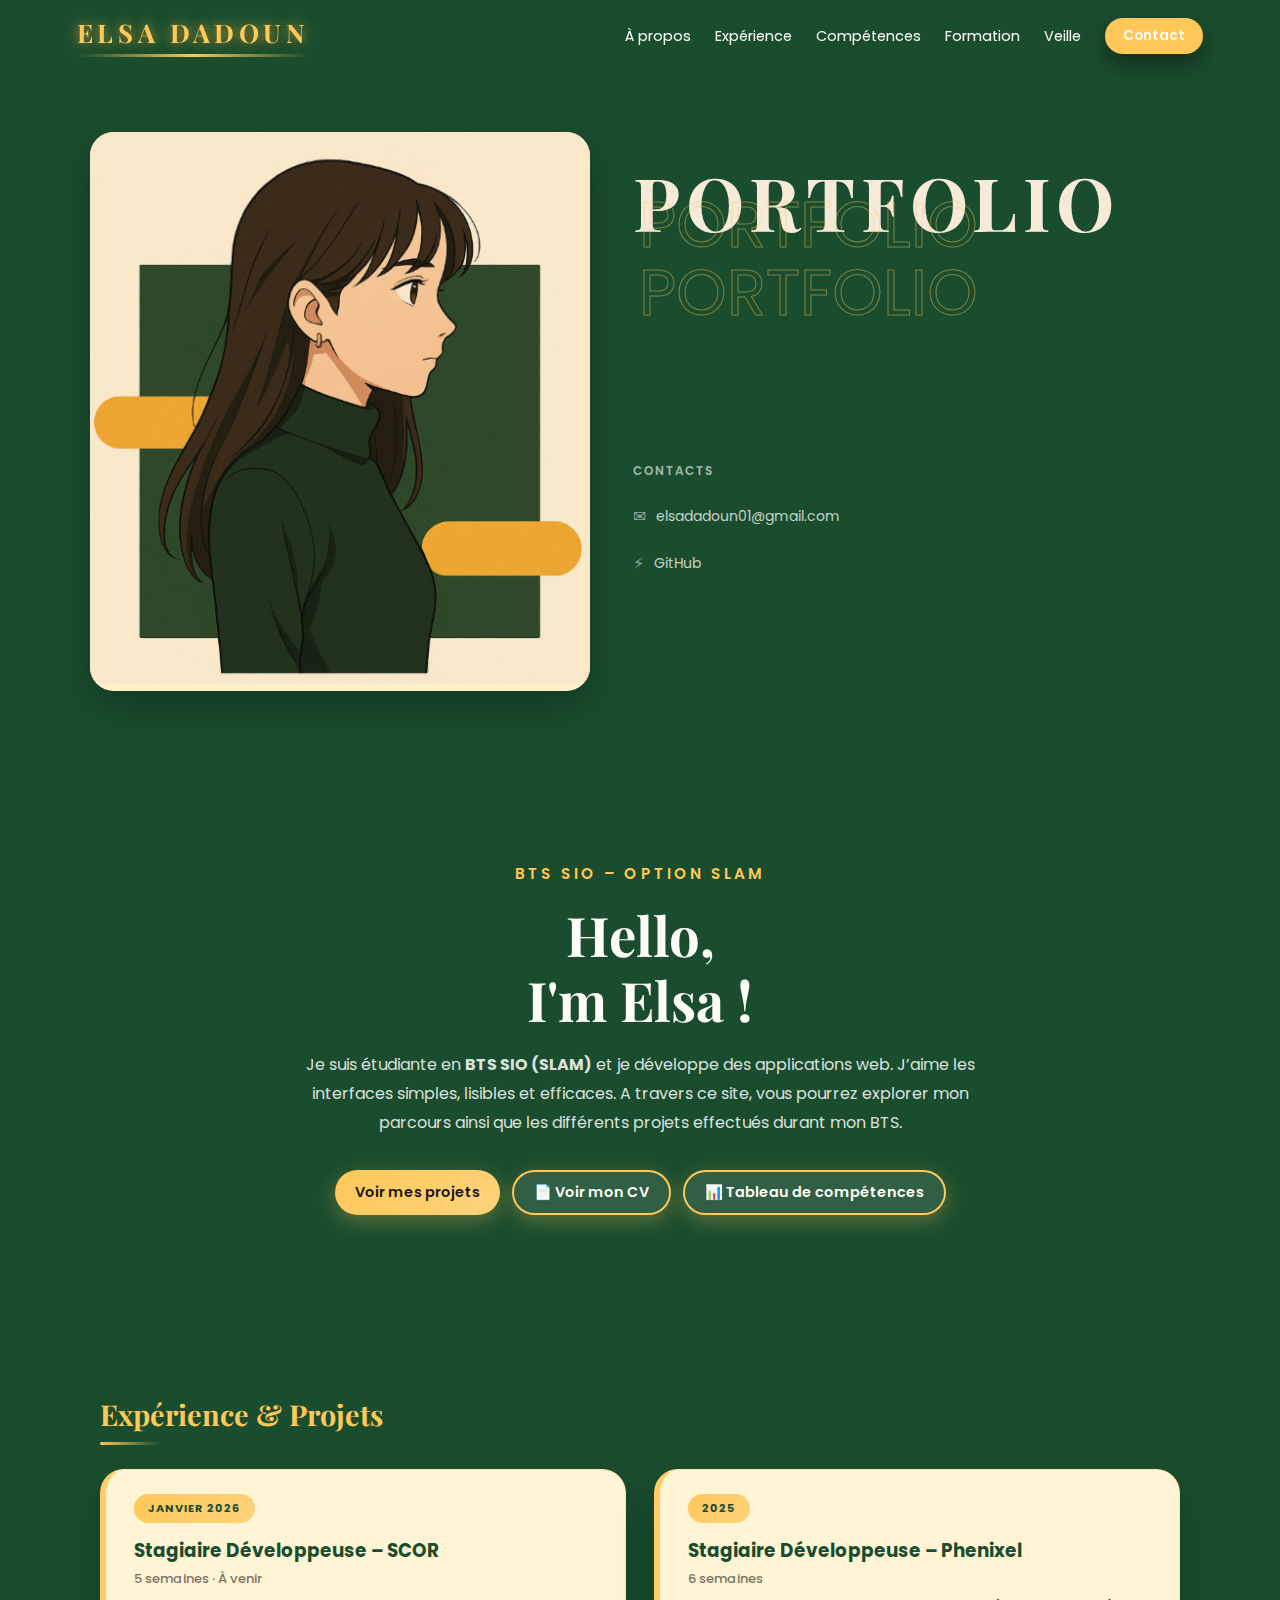
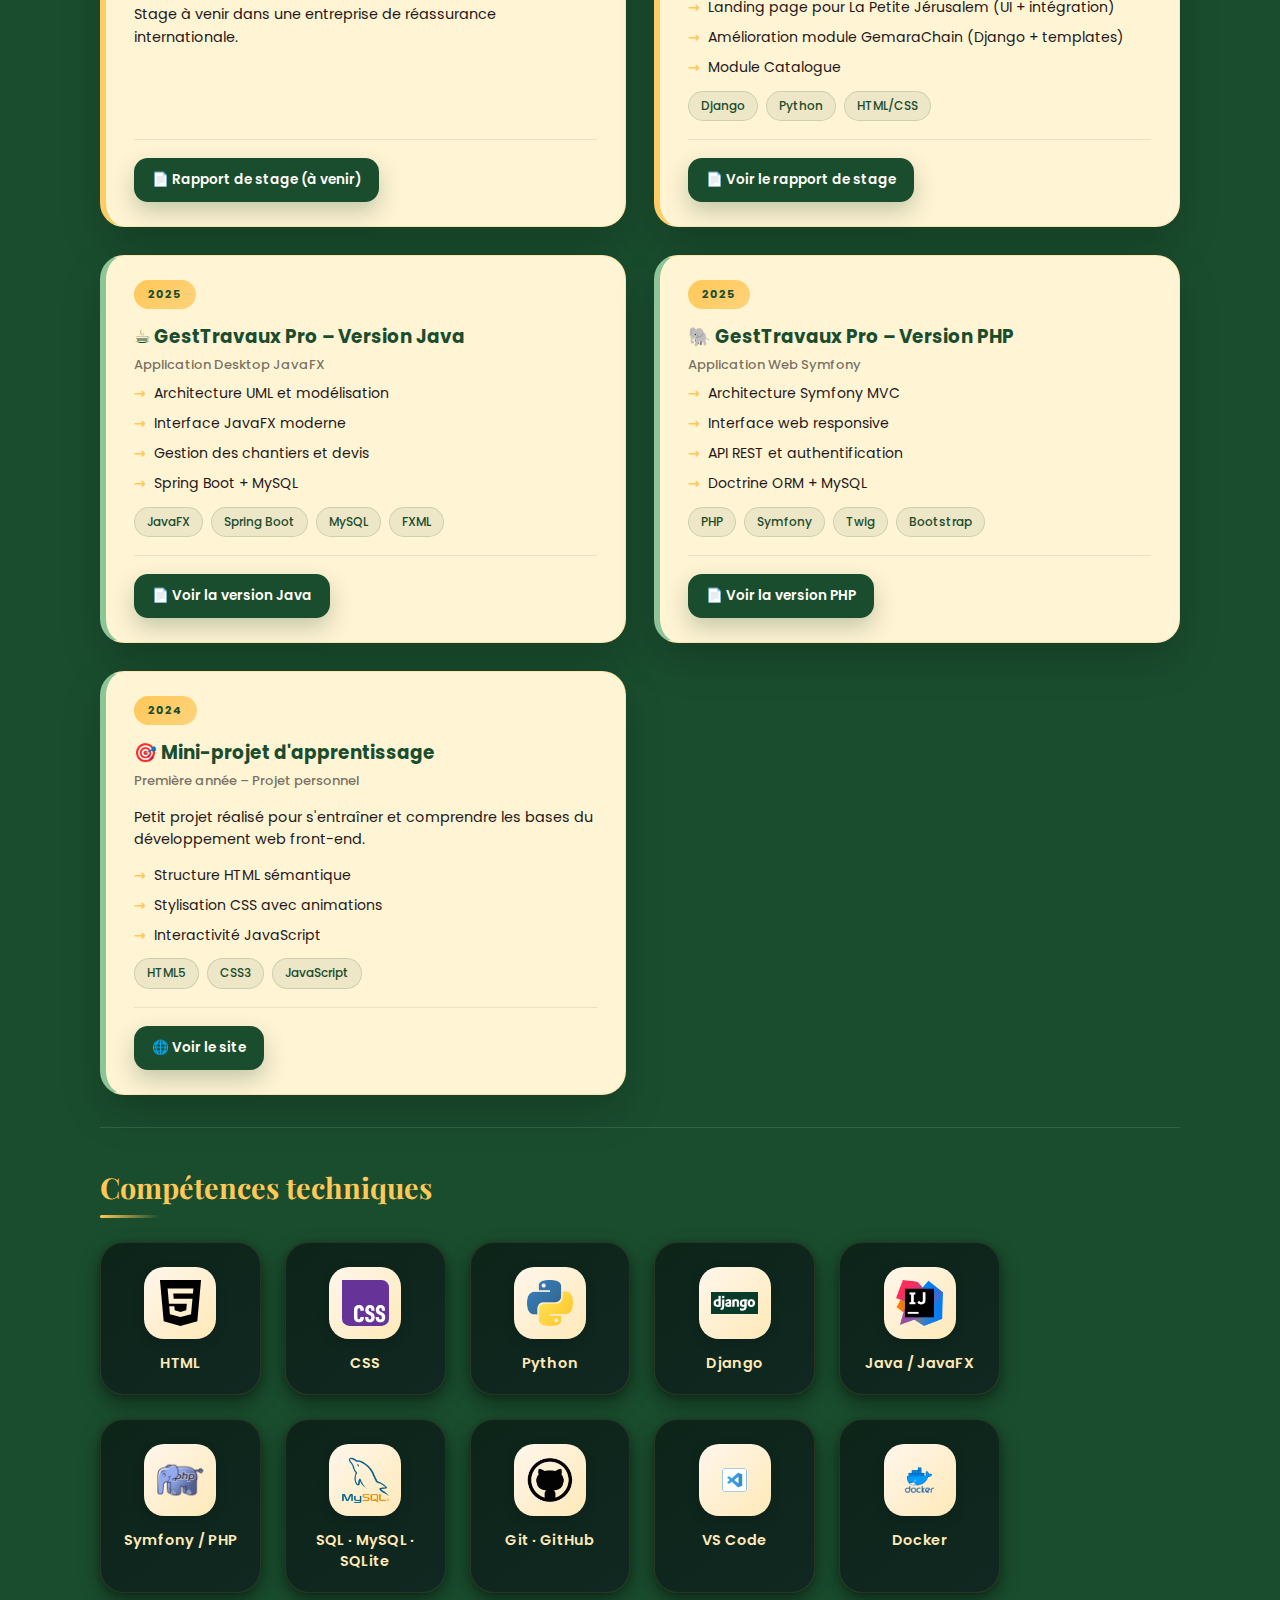
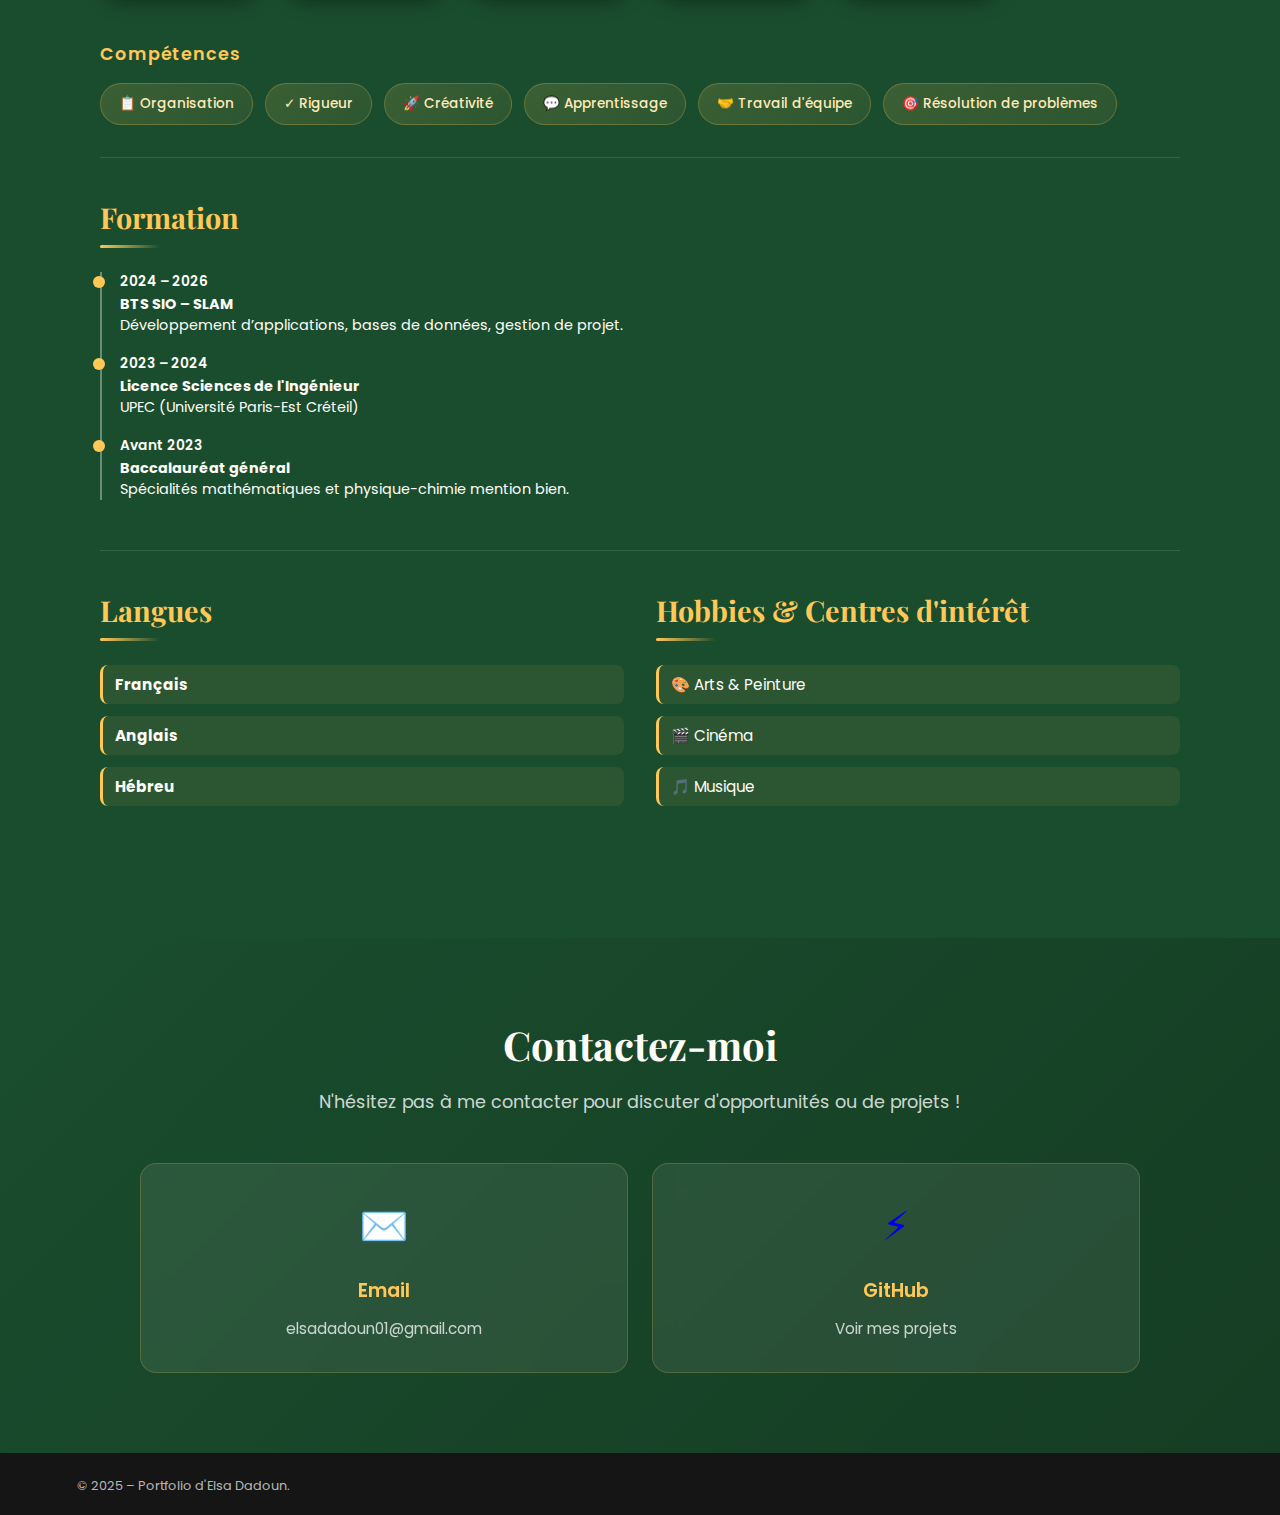
<file: index.html>
<!doctype html>
<html lang="fr">
<head>
  <meta charset="utf-8">
  <title>Portfolio – Elsa Dadoun</title>
  <meta name="viewport" content="width=device-width, initial-scale=1">
  <link href="https://fonts.googleapis.com/css2?family=Playfair+Display:wght@500;700&family=Poppins:wght@300;400;500;600&display=swap" rel="stylesheet">
  <link rel="stylesheet" href="assets/css/style.css">
</head>
<body>

  <!-- HEADER NAV -->
  <header class="topbar">
    <div class="topbar__logo">Elsa Dadoun</div>
    <nav class="topbar__nav">
      <a href="#about">À propos</a>
      <a href="#experience">Expérience</a>
      <a href="#skills">Compétences</a>
      <a href="#education">Formation</a>
      <a href="veille.html">Veille</a>
      <a href="#contact" class="btn-pill btn-pill--small">Contact</a>
    </nav>
  </header>

  <main>
    <!-- SECTION HERO -->
    <section class="hero">
      <div class="hero__left">
        <div class="hero__image-wrapper">
          <img src="assets/images/portrait.png" alt="Photo d'Elsa" class="hero__image">
        </div>
      </div>

      <div class="hero__right">
        <div class="hero__title-layer">
          <h1 class="hero__title-main">PORTFOLIO</h1>
          <div class="hero__title-outline">
            <span>PORTFOLIO</span>
            <span>PORTFOLIO</span>
          </div>
        </div>

        <div class="hero__links">
          <p class="hero__label">Contacts</p>
          <a href="mailto:elsadadoun01@gmail.com" class="hero__link">
            <span class="hero__link-icon">✉</span>
            <span>elsadadoun01@gmail.com</span>
          </a>
          <a href="#" class="hero__link" title="GitHub">
            <span class="hero__link-icon">⚡</span>
            <span>GitHub</span>
          </a>
        </div>
      </div>
    </section>

    <!-- BLOC "HELLO I'M..." -->
    <section class="intro" id="about">
      <div class="intro__left">
        <span class="intro__eyebrow">BTS SIO – option SLAM</span>
        <h2 class="intro__title">Hello,<br>I'm Elsa&nbsp;!</h2>

        <p class="intro__text">
          Je suis étudiante en <strong>BTS SIO (SLAM)</strong> et je développe des applications
          web. J’aime les interfaces simples, lisibles et efficaces.
          A travers ce site, vous pourrez explorer mon parcours ainsi que les différents projets effectués durant mon BTS.
        </p>
        <p class="intro__text">
      
        </p>

        <div class="intro__actions">
          <a href="#experience" class="intro__btn">Voir mes projets</a>
          <a href="documents/CV_Elsa_Dadoun.pdf" target="_blank" class="intro__btn intro__btn--secondary">📄 Voir mon CV</a>
          <a href="documents/tableau-competences.pdf" target="_blank" class="intro__btn intro__btn--secondary">📊 Tableau de compétences</a>
        </div>
      </div>

      <!-- Si tu veux remettre la photo + carte contact, dé-commente ce bloc
      <div class="intro__right">
        <div class="intro__photo-block">
          <div class="intro__photo-bg">
            <img src="assets/images/portrait.png" alt="Elsa" class="intro__photo">
          </div>
          <div class="intro__badge intro__badge--top">BTS SIO – SLAM</div>
          <div class="intro__badge intro__badge--bottom">Stage Phenixel 2025</div>

          <div class="intro__contact-card" id="contact">
            <h3>Contact</h3>
            <p>Basée en Île-de-France</p>
            <p>📧 <a href="mailto:elsadadoun01@gmail.com">elsadadoun01@gmail.com</a></p>
            <p>📞 06 66 04 78 83</p>
          </div>
        </div>
      </div>
      -->
    </section>

    <!-- ===== PARCOURS / EXPERIENCE / COMPETENCES ===== -->
    <section class="resume" id="projects">

      <!-- 1. EXPERIENCE -->
      <div class="resume-block" id="experience">
        <h3 class="resume__title">Expérience & Projets</h3>

        <div class="resume__experience-list">
          <div class="exp-card">
            <div class="exp-card__year">Janvier 2026</div>
            <div class="exp-card__content">
              <div class="exp-card__body">
                <div class="exp-card__role"> Stagiaire Développeuse – SCOR</div>
                <div class="exp-card__place">5 semaines · À venir</div>
                <p>Stage à venir dans une entreprise de réassurance internationale.</p>
              </div>
            </div>
            <div class="exp-card__actions">
              <a href="rapport-stage-scor.html" class="exp-card__link">📄 Rapport de stage (à venir)</a>
            </div>
          </div>


          <div class="exp-card">
            <div class="exp-card__year">2025</div>
            <div class="exp-card__content">
              <div class="exp-card__body">
                <div class="exp-card__role"> Stagiaire Développeuse – Phenixel </div>
                <div class="exp-card__place"> 6 semaines </div>
                <ul>
                  <li>Landing page pour La Petite Jérusalem (UI + intégration)</li>
                  <li>Amélioration module GemaraChain (Django + templates)</li>
                  <li>Module Catalogue </li>
                </ul>
                <div class="exp-card__chips">
                  <span class="chip">Django</span>
                  <span class="chip">Python</span>
                  <span class="chip">HTML/CSS</span>
                </div>
              </div>
            </div>
            <div class="exp-card__actions">
              <a href="rapport-stage.html" class="exp-card__link">📄 Voir le rapport de stage</a>
            </div>
          </div>

          <!-- Projet GestTravaux - Version Java -->
          <div class="exp-card exp-card--secondary">
            <div class="exp-card__year">2025</div>
            <div class="exp-card__content">
              <div class="exp-card__body">
                <div class="exp-card__role">☕ GestTravaux Pro – Version Java</div>
                <div class="exp-card__place">Application Desktop JavaFX</div>
                <ul>
                  <li>Architecture UML et modélisation</li>
                  <li>Interface JavaFX moderne</li>
                  <li>Gestion des chantiers et devis</li>
                  <li>Spring Boot + MySQL</li>
                </ul>
                <div class="exp-card__chips">
                  <span class="chip">JavaFX</span>
                  <span class="chip">Spring Boot</span>
                  <span class="chip">MySQL</span>
                  <span class="chip">FXML</span>
                </div>
              </div>
            </div>
            <div class="exp-card__actions">
              <a href="projet-gesttravaux-java.html" class="exp-card__link">📄 Voir la version Java</a>
            </div>
          </div>

          <!-- Projet GestTravaux - Version PHP -->
          <div class="exp-card exp-card--secondary">
            <div class="exp-card__year">2025</div>
            <div class="exp-card__content">
              <div class="exp-card__body">
                <div class="exp-card__role">🐘 GestTravaux Pro – Version PHP</div>
                <div class="exp-card__place">Application Web Symfony</div>
                <ul>
                  <li>Architecture Symfony MVC</li>
                  <li>Interface web responsive</li>
                  <li>API REST et authentification</li>
                  <li>Doctrine ORM + MySQL</li>
                </ul>
                <div class="exp-card__chips">
                  <span class="chip">PHP</span>
                  <span class="chip">Symfony</span>
                  <span class="chip">Twig</span>
                  <span class="chip">Bootstrap</span>
                </div>
              </div>
            </div>
            <div class="exp-card__actions">
              <a href="projet-gesttravaux-php.html" class="exp-card__link">📄 Voir la version PHP</a>
            </div>
          </div>

          <!-- Mini-projet d'apprentissage -->
          <div class="exp-card exp-card--secondary">
            <div class="exp-card__year">2024</div>
            <div class="exp-card__content">
              <div class="exp-card__body">
                <div class="exp-card__role">🎯 Mini-projet d'apprentissage</div>
                <div class="exp-card__place">Première année – Projet personnel</div>
                <p>Petit projet réalisé pour s'entraîner et comprendre les bases du développement web front-end.</p>
                <ul>
                  <li>Structure HTML sémantique</li>
                  <li>Stylisation CSS avec animations</li>
                  <li>Interactivité JavaScript</li>
                </ul>
                <div class="exp-card__chips">
                  <span class="chip">HTML5</span>
                  <span class="chip">CSS3</span>
                  <span class="chip">JavaScript</span>
                </div>
              </div>
            </div>
            <div class="exp-card__actions">
              <a href="https://elsadadoun.github.io/rubyjane.github.io/" target="_blank" class="exp-card__link">🌐 Voir le site</a>
            </div>
          </div>
        </div>
      </div>

      <!-- 2. COMPÉTENCES TECHNIQUES & TRANSVERSALES -->
      <div class="resume-block" id="skills">
        <h3 class="resume__title">Compétences techniques</h3>

        <div class="skills-grid">
          <div class="skill-card">
            <div class="skill-card__icon-wrap">
              <img src="assets/images/html5.svg" alt="HTML5" class="skill-card__icon">
            </div>
            <div class="skill-card__name">HTML</div>
          </div>

          <div class="skill-card">
            <div class="skill-card__icon-wrap">
              <img src="assets/images/css.svg" alt="CSS3" class="skill-card__icon">
            </div>
            <div class="skill-card__name">CSS</div>
          </div>

          <div class="skill-card">
            <div class="skill-card__icon-wrap">
              <img src="assets/images/python.png" alt="Python" class="skill-card__icon">
            </div>
            <div class="skill-card__name">Python</div>
          </div>

          <div class="skill-card">
            <div class="skill-card__icon-wrap">
              <img src="assets/images/django.png" alt="Django" class="skill-card__icon">
            </div>
            <div class="skill-card__name">Django</div>
          </div>

          <div class="skill-card">
            <div class="skill-card__icon-wrap">
              <img src="assets/images/inteliji.png" alt="Java / JavaFX" class="skill-card__icon">
            </div>
            <div class="skill-card__name">Java / JavaFX</div>
          </div>

          <div class="skill-card">
            <div class="skill-card__icon-wrap">
              <img src="assets/images/php.png" alt="Symfony / PHP" class="skill-card__icon">
            </div>
            <div class="skill-card__name">Symfony / PHP</div>
          </div>

          <div class="skill-card">
            <div class="skill-card__icon-wrap">
              <img src="assets/images/mysql.png" alt="SQL" class="skill-card__icon">
            </div>
            <div class="skill-card__name">SQL · MySQL · SQLite</div>
          </div>

          <div class="skill-card">
            <div class="skill-card__icon-wrap">
              <img src="assets/images/github.png" alt="Git / GitHub" class="skill-card__icon">
            </div>
            <div class="skill-card__name">Git · GitHub</div>
          </div>

          <div class="skill-card">
            <div class="skill-card__icon-wrap">
              <img src="assets/images/vscode.png" alt="VS Code" class="skill-card__icon">
            </div>
            <div class="skill-card__name">VS Code</div>
          </div>

          <div class="skill-card">
            <div class="skill-card__icon-wrap">
              <img src="assets/images/docker.png" alt="Docker" class="skill-card__icon">
            </div>
            <div class="skill-card__name">Docker</div>
          </div>
        </div>

        <h4 class="resume__subtitle">Compétences</h4>
        <div class="tag-row">
          <span class="tag">📋 Organisation</span>
          <span class="tag">✓ Rigueur</span>
          <span class="tag">🚀 Créativité</span>
          <span class="tag">💬 Apprentissage</span>
          <span class="tag">🤝 Travail d'équipe</span>
          <span class="tag">🎯 Résolution de problèmes</span>
        </div>
      </div>

      <div class="resume-block" id="education">
        <h3 class="resume__title">Formation</h3>

        <ul class="timeline">
          <li class="timeline__item">
            <div class="timeline__year">2024 – 2026</div>
            <div class="timeline__content">
              <strong>BTS SIO – SLAM</strong><br>
              Développement d’applications, bases de données, gestion de projet.
            </div>
          </li>
          <li class="timeline__item">
            <div class="timeline__year">2023 – 2024</div>
            <div class="timeline__content">
              <strong>Licence Sciences de l'Ingénieur</strong><br>
              UPEC (Université Paris-Est Créteil) 
            </div>
          </li>
          <li class="timeline__item">
            <div class="timeline__year">Avant 2023</div>
            <div class="timeline__content">
              <strong>Baccalauréat général</strong><br>
              Spécialités mathématiques et physique-chimie mention bien.
            </div>
          </li>
        </ul>
      </div>

      <!-- 4. LANGUES & HOBBIES -->
      <div class="resume-block resume-block--columns">
        <div>
          <h3 class="resume__title">Langues</h3>
          <ul class="list-simple">
            <li> <strong>Français </strong> </li>
            <li> <strong>Anglais </strong> </li>
            <li> <strong>Hébreu </strong> </li>
          </ul>
        </div>

        <div>
          <h3 class="resume__title">Hobbies & Centres d'intérêt</h3>
          <ul class="list-simple">
            <li>🎨 Arts & Peinture</li>
            <li>🎬 Cinéma</li>
            <li>🎵 Musique</li>
        
          </ul>
        </div>
      </div>

    </section>

    <!-- SECTION CONTACT -->
    <section class="contact-section" id="contact">
      <div class="contact-container">
        <h2 class="contact__title">Contactez-moi</h2>
        <p class="contact__subtitle">N'hésitez pas à me contacter pour discuter d'opportunités ou de projets !</p>
        
        <div class="contact__cards">
          <a href="mailto:elsadadoun01@gmail.com" class="contact-card">
            <span class="contact-card__icon">✉️</span>
            <h3 class="contact-card__title">Email</h3>
            <p class="contact-card__text">elsadadoun01@gmail.com</p>
          </a>
          
          <a href="https://github.com/elsadadoun" target="_blank" class="contact-card" title="GitHub">
            <span class="contact-card__icon">⚡</span>
            <h3 class="contact-card__title">GitHub</h3>
            <p class="contact-card__text">Voir mes projets</p>
          </a>
        </div>
      </div>
    </section>

  </main>

  <footer class="footer">
    <span>© 2025 – Portfolio d'Elsa Dadoun.</span>
  </footer>

</body>
</html>
</file>
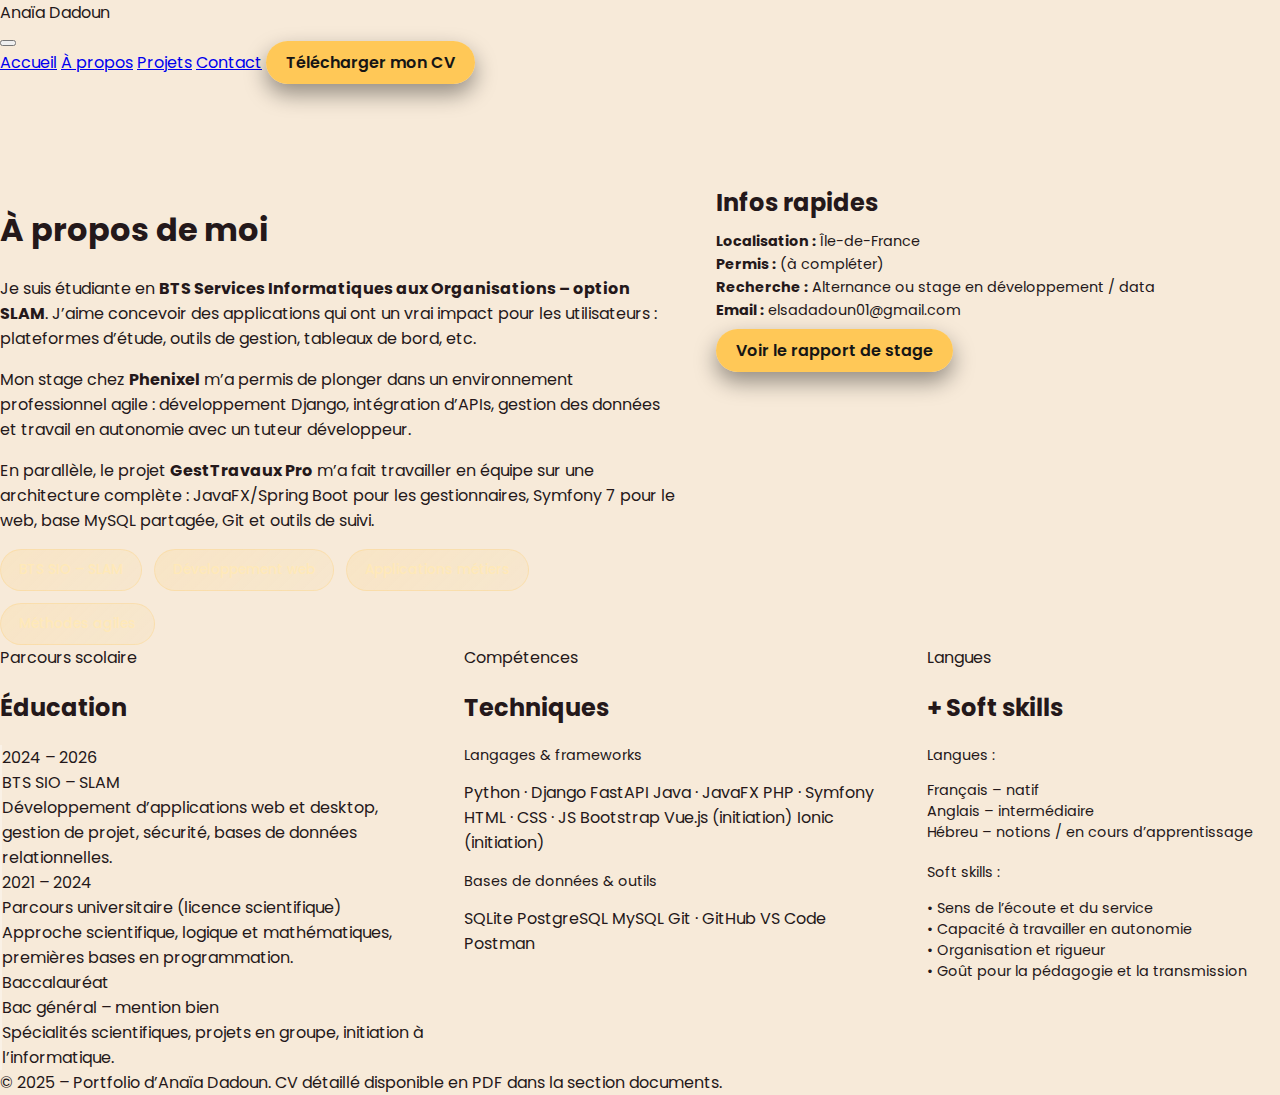
<file: about.html>
<!doctype html>
<html lang="fr">
<head>
  <meta charset="utf-8">
  <title>À propos – Anaïa Dadoun</title>
  <meta name="viewport" content="width=device-width, initial-scale=1">
  <link href="https://fonts.googleapis.com/css2?family=Playfair+Display:wght@500;700&family=Poppins:wght@300;400;500;600&display=swap" rel="stylesheet">
  <link rel="stylesheet" href="assets/css/style.css">
</head>
<body>
<header class="site-header">
  <div class="logo">
    <div class="logo-mark"></div>
    <span>Anaïa&nbsp;Dadoun</span>
  </div>
  <nav>
    <button class="nav-toggle" aria-label="Ouvrir le menu">
      <span></span><span></span><span></span>
    </button>
    <div class="nav-links">
      <a href="index.html">Accueil</a>
      <a href="about.html">À propos</a>
      <a href="projets.html">Projets</a>
      <a href="contact.html">Contact</a>
      <a href="documents/CV.pdf" class="btn-pill btn-pill--outline" target="_blank">
        Télécharger mon CV
      </a>
    </div>
  </nav>
</header>

<main>
  <section class="section section--light" style="padding-top:110px;">
    <div style="display:grid;grid-template-columns:1.2fr 1fr;gap:40px;align-items:flex-start;">
      <div>
        <h1 class="section-title">À propos de moi</h1>
        <p>
          Je suis étudiante en <strong>BTS Services Informatiques aux Organisations – option SLAM</strong>.
          J’aime concevoir des applications qui ont un vrai impact pour les utilisateurs :
          plateformes d’étude, outils de gestion, tableaux de bord, etc.
        </p>
        <p>
          Mon stage chez <strong>Phenixel</strong> m’a permis de plonger dans un environnement 
          professionnel agile : développement Django, intégration d’APIs, gestion des données
          et travail en autonomie avec un tuteur développeur.
        </p>
        <p>
          En parallèle, le projet <strong>GestTravaux Pro</strong> m’a fait travailler en équipe
          sur une architecture complète : JavaFX/Spring Boot pour les gestionnaires,
          Symfony 7 pour le web, base MySQL partagée, Git et outils de suivi.
        </p>

        <div class="tag-row">
          <span class="tag">BTS SIO – SLAM</span>
          <span class="tag">Développement web</span>
          <span class="tag">Applications métiers</span>
          <span class="tag">Méthodes agiles</span>
        </div>
      </div>

      <aside class="card">
        <h2 style="margin-top:0;margin-bottom:0.6rem;">Infos rapides</h2>
        <ul style="list-style:none;padding:0;margin:0;font-size:0.9rem;line-height:1.6;">
          <li><strong>Localisation :</strong> Île-de-France</li>
          <li><strong>Permis :</strong> (à compléter)</li>
          <li><strong>Recherche :</strong> Alternance ou stage en développement / data</li>
          <li><strong>Email :</strong> elsadadoun01@gmail.com</li>
        </ul>
        <div style="margin-top:1rem;">
          <a href="documents/rapport_stage.pdf" class="btn-pill" target="_blank">Voir le rapport de stage</a>
        </div>
      </aside>
    </div>
  </section>

  <section class="section section--dark">
    <div style="display:grid;grid-template-columns:1.2fr 1.2fr 1fr;gap:40px;">
      <!-- Education -->
      <div>
        <div class="section-subtitle">Parcours scolaire</div>
        <h2 class="section-title">Éducation</h2>
        <div class="timeline">
          <div class="timeline-item">
            <div class="timeline-year">2024 – 2026</div>
            <div class="timeline-title">BTS SIO – SLAM</div>
            <div class="timeline-desc">
              Développement d’applications web et desktop, gestion de projet, sécurité,
              bases de données relationnelles.
            </div>
          </div>
          <div class="timeline-item">
            <div class="timeline-year">2021 – 2024</div>
            <div class="timeline-title">Parcours universitaire (licence scientifique)</div>
            <div class="timeline-desc">
              Approche scientifique, logique et mathématiques, premières bases en programmation.
            </div>
          </div>
          <div class="timeline-item">
            <div class="timeline-year">Baccalauréat</div>
            <div class="timeline-title">Bac général – mention bien</div>
            <div class="timeline-desc">
              Spécialités scientifiques, projets en groupe, initiation à l’informatique.
            </div>
          </div>
        </div>
      </div>

      <!-- Competences -->
      <div>
        <div class="section-subtitle">Compétences</div>
        <h2 class="section-title">Techniques</h2>
        <p style="font-size:0.9rem;">Langages & frameworks</p>
        <div class="badge-grid" style="margin-bottom:1rem;">
          <span class="badge">Python · Django</span>
          <span class="badge">FastAPI</span>
          <span class="badge">Java · JavaFX</span>
          <span class="badge">PHP · Symfony</span>
          <span class="badge">HTML · CSS · JS</span>
          <span class="badge">Bootstrap</span>
          <span class="badge">Vue.js (initiation)</span>
          <span class="badge">Ionic (initiation)</span>
        </div>
        <p style="font-size:0.9rem;">Bases de données & outils</p>
        <div class="badge-grid">
          <span class="badge">SQLite</span>
          <span class="badge">PostgreSQL</span>
          <span class="badge">MySQL</span>
          <span class="badge">Git · GitHub</span>
          <span class="badge">VS Code</span>
          <span class="badge">Postman</span>
        </div>
      </div>

      <!-- Langues & soft skills -->
      <div>
        <div class="section-subtitle">Langues</div>
        <h2 class="section-title">+ Soft skills</h2>
        <p style="font-size:0.9rem;">Langues :</p>
        <ul style="list-style:none;padding:0;margin:0;font-size:0.9rem;">
          <li>Français – natif</li>
          <li>Anglais – intermédiaire</li>
          <li>Hébreu – notions / en cours d’apprentissage</li>
        </ul>
        <p style="font-size:0.9rem;margin-top:1.2rem;">Soft skills :</p>
        <ul style="list-style:none;padding:0;margin:0;font-size:0.9rem;">
          <li>• Sens de l’écoute et du service</li>
          <li>• Capacité à travailler en autonomie</li>
          <li>• Organisation et rigueur</li>
          <li>• Goût pour la pédagogie et la transmission</li>
        </ul>
      </div>
    </div>
  </section>
</main>

<footer class="site-footer">
  <span>© 2025 – Portfolio d’Anaïa Dadoun.</span>
  <span>CV détaillé disponible en PDF dans la section documents.</span>
</footer>

<script src="assets/js/main.js"></script>
</body>
</html>
</file>
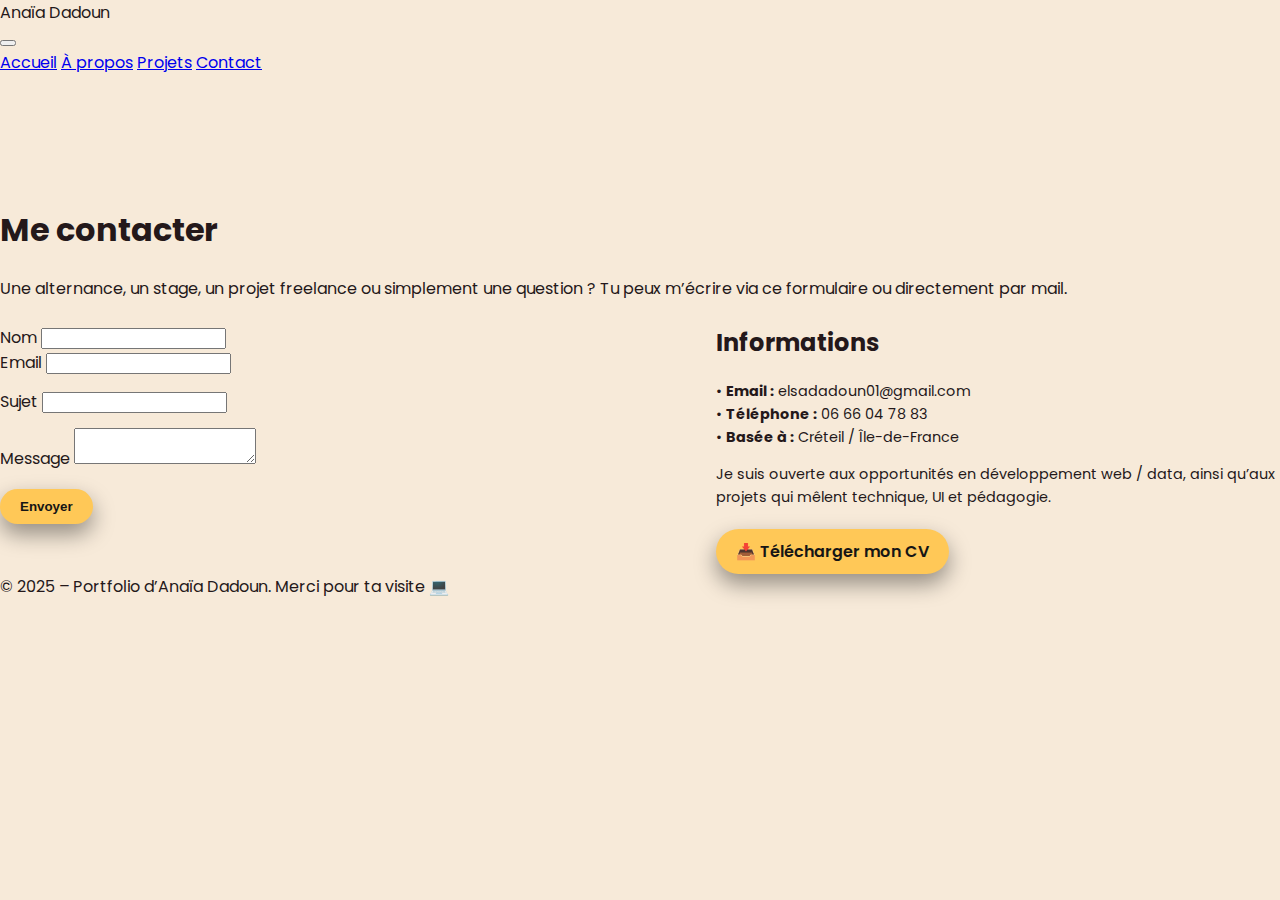
<file: contact.html>
<!doctype html>
<html lang="fr">
<head>
  <meta charset="utf-8">
  <title>Contact – Anaïa Dadoun</title>
  <meta name="viewport" content="width=device-width, initial-scale=1">
  <link href="https://fonts.googleapis.com/css2?family=Playfair+Display:wght@500;700&family=Poppins:wght@300;400;500;600&display=swap" rel="stylesheet">
  <link rel="stylesheet" href="assets/css/style.css">
</head>
<body>
<header class="site-header">
  <div class="logo">
    <div class="logo-mark"></div>
    <span>Anaïa&nbsp;Dadoun</span>
  </div>
  <nav>
    <button class="nav-toggle" aria-label="Ouvrir le menu">
      <span></span><span></span><span></span>
    </button>
    <div class="nav-links">
      <a href="index.html">Accueil</a>
      <a href="about.html">À propos</a>
      <a href="projets.html">Projets</a>
      <a href="contact.html">Contact</a>
    </div>
  </nav>
</header>

<main>
  <section class="section section--light" style="padding-top:110px;">
    <h1 class="section-title">Me contacter</h1>
    <p>
      Une alternance, un stage, un projet freelance ou simplement une question ?
      Tu peux m’écrire via ce formulaire ou directement par mail.
    </p>

    <div style="display:grid;grid-template-columns:1.2fr 1fr;gap:40px;margin-top:24px;align-items:flex-start;">
      <form class="form" action="mailto:elsadadoun01@gmail.com" method="post" enctype="text/plain">
        <div class="form-row">
          <div>
            <label for="nom">Nom</label>
            <input id="nom" name="nom" type="text" required>
          </div>
          <div>
            <label for="email">Email</label>
            <input id="email" name="email" type="email" required>
          </div>
        </div>
        <div style="margin-top:14px;">
          <label for="sujet">Sujet</label>
          <input id="sujet" name="sujet" type="text" required>
        </div>
        <div style="margin-top:14px;">
          <label for="message">Message</label>
          <textarea id="message" name="message" required></textarea>
        </div>
        <div style="margin-top:18px;">
          <button type="submit" class="btn-pill">Envoyer</button>
        </div>
      </form>

      <aside class="card">
        <h2 style="margin-top:0;">Informations</h2>
        <p style="font-size:0.9rem;line-height:1.6;">
          • <strong>Email :</strong> elsadadoun01@gmail.com<br>
          • <strong>Téléphone :</strong> 06 66 04 78 83<br>
          • <strong>Basée à :</strong> Créteil / Île-de-France
        </p>
        <p style="font-size:0.9rem;line-height:1.6;">
          Je suis ouverte aux opportunités en développement web / data,
          ainsi qu’aux projets qui mêlent technique, UI et pédagogie.
        </p>        <div style="margin-top:20px;">
          <a href="documents/CV_Elsa_Dadoun.pdf" download class="btn-pill" style="display:inline-block;text-decoration:none;">
            📥 Télécharger mon CV
          </a>
        </div>      </aside>
    </div>
  </section>
</main>

<footer class="site-footer">
  <span>© 2025 – Portfolio d’Anaïa Dadoun.</span>
  <span>Merci pour ta visite 💻</span>
</footer>

<script src="assets/js/main.js"></script>
</body>
</html>
</file>
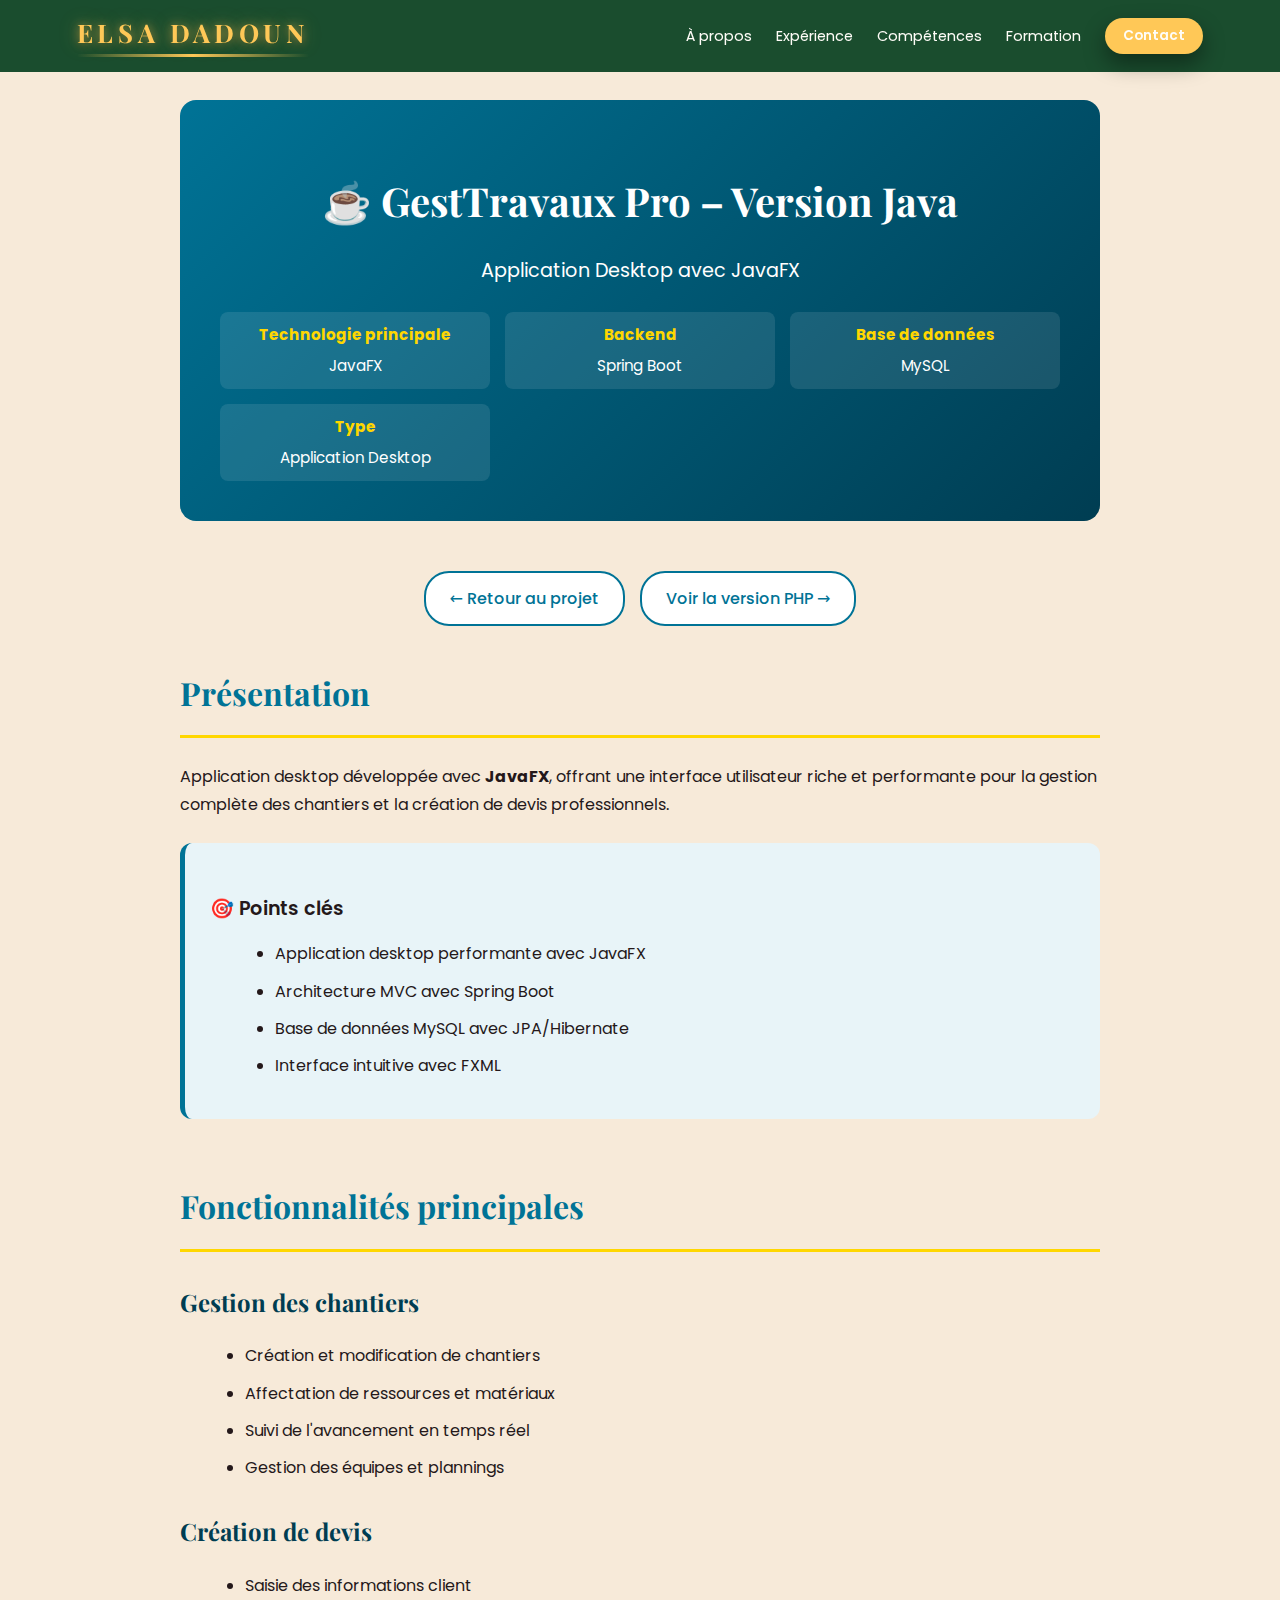
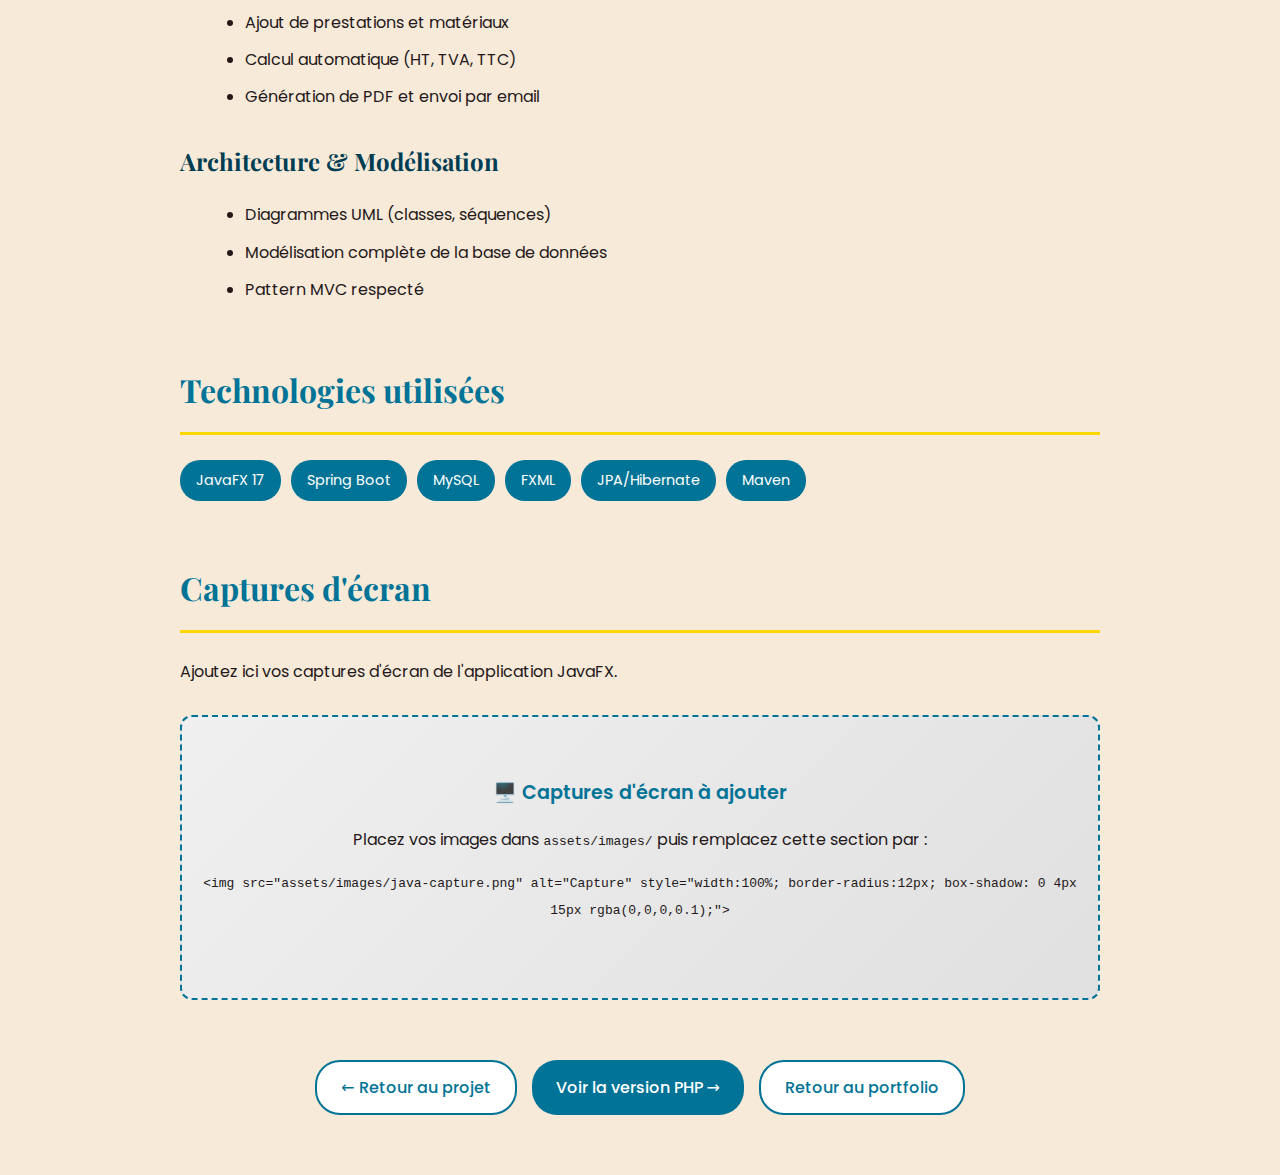
<file: projet-gesttravaux-java.html>
<!doctype html>
<html lang="fr">
<head>
  <meta charset="utf-8">
  <title>GestTravaux Pro – Version Java – Elsa Dadoun</title>
  <meta name="viewport" content="width=device-width, initial-scale=1">
  <link href="https://fonts.googleapis.com/css2?family=Playfair+Display:wght@500;700&family=Poppins:wght@300;400;500;600&display=swap" rel="stylesheet">
  <link rel="stylesheet" href="assets/css/style.css">
  <style>
    .projet-container {
      max-width: 1000px;
      margin: 100px auto 60px;
      padding: 0 40px;
      line-height: 1.7;
    }

    .projet-header {
      text-align: center;
      margin-bottom: 50px;
      padding: 40px;
      background: linear-gradient(135deg, #007396, #003d52);
      color: white;
      border-radius: 16px;
    }

    .projet-header h1 {
      font-family: 'Playfair Display', serif;
      font-size: 2.5rem;
      margin-bottom: 20px;
    }

    .projet-info {
      display: grid;
      grid-template-columns: repeat(auto-fit, minmax(200px, 1fr));
      gap: 15px;
      margin-top: 25px;
      font-size: 0.95rem;
    }

    .projet-info-item {
      background: rgba(255, 255, 255, 0.1);
      padding: 10px 15px;
      border-radius: 8px;
    }

    .projet-info-item strong {
      color: #ffd700;
      display: block;
      margin-bottom: 5px;
    }

    .projet-nav {
      background: white;
      padding: 20px;
      border-radius: 12px;
      box-shadow: 0 4px 15px rgba(0,0,0,0.1);
      margin-bottom: 40px;
    }

    .projet-nav h3 {
      margin: 0 0 15px 0;
      font-size: 1.1rem;
      color: #007396;
    }

    .projet-nav ul {
      list-style: none;
      padding: 0;
      margin: 0;
      display: flex;
      flex-wrap: wrap;
      gap: 10px;
    }

    .projet-nav li a {
      display: block;
      padding: 8px 16px;
      background: #e8f4f8;
      color: #007396;
      text-decoration: none;
      border-radius: 20px;
      font-size: 0.9rem;
      transition: all 0.3s;
    }

    .projet-nav li a:hover {
      background: #007396;
      color: white;
      transform: translateY(-2px);
    }

    .projet-section {
      margin-bottom: 60px;
      scroll-margin-top: 100px;
    }

    .projet-section h2 {
      font-family: 'Playfair Display', serif;
      font-size: 2rem;
      color: #007396;
      margin-bottom: 25px;
      padding-bottom: 15px;
      border-bottom: 3px solid #ffd700;
    }

    .projet-section h3 {
      font-family: 'Playfair Display', serif;
      font-size: 1.5rem;
      color: #003d52;
      margin: 30px 0 20px;
    }

    .projet-section h4 {
      font-size: 1.2rem;
      color: var(--text-main);
      margin: 25px 0 15px;
      font-weight: 600;
    }

    .projet-section p {
      margin-bottom: 15px;
      color: var(--text-main);
    }

    .projet-section ul, .projet-section ol {
      margin: 15px 0 15px 25px;
      color: var(--text-main);
    }

    .projet-section li {
      margin-bottom: 10px;
    }

    .highlight-box {
      background: #e8f4f8;
      padding: 25px;
      border-radius: 12px;
      border-left: 5px solid #007396;
      margin: 25px 0;
    }

    .tech-list {
      display: flex;
      flex-wrap: wrap;
      gap: 10px;
      margin: 20px 0;
    }

    .tech-item {
      padding: 8px 16px;
      background: #007396;
      color: white;
      border-radius: 20px;
      font-size: 0.9rem;
    }

    .projet-actions {
      display: flex;
      gap: 15px;
      justify-content: center;
      margin: 40px 0;
      flex-wrap: wrap;
    }

    .projet-btn {
      display: inline-flex;
      align-items: center;
      gap: 8px;
      padding: 12px 24px;
      background: #007396;
      color: white;
      text-decoration: none;
      border-radius: 25px;
      font-weight: 500;
      transition: all 0.3s;
    }

    .projet-btn:hover {
      background: #003d52;
      transform: translateY(-2px);
    }

    .projet-btn--secondary {
      background: white;
      color: #007396;
      border: 2px solid #007396;
    }

    .projet-btn--secondary:hover {
      background: #e8f4f8;
    }

    .image-placeholder {
      background: linear-gradient(135deg, #f0f0f0, #e0e0e0);
      border: 2px dashed #007396;
      border-radius: 12px;
      padding: 60px 20px;
      text-align: center;
      margin: 25px 0;
      color: #666;
    }

    .image-placeholder h4 {
      margin: 0 0 10px 0;
      color: #007396;
    }

    .grid-images {
      display: grid;
      grid-template-columns: repeat(auto-fit, minmax(300px, 1fr));
      gap: 20px;
      margin: 25px 0;
    }

    @media (max-width: 768px) {
      .projet-container {
        padding: 0 20px;
        margin-top: 80px;
      }

      .projet-header h1 {
        font-size: 1.8rem;
      }

      .projet-section h2 {
        font-size: 1.5rem;
      }

      .projet-nav ul {
        flex-direction: column;
      }
    }
  </style>
</head>
<body>

  <!-- HEADER NAV -->
  <header class="topbar">
    <div class="topbar__logo"><a href="index.html" style="color: inherit; text-decoration: none;">Elsa Dadoun</a></div>
    <nav class="topbar__nav">
      <a href="index.html#about">À propos</a>
      <a href="index.html#experience">Expérience</a>
      <a href="index.html#skills">Compétences</a>
      <a href="index.html#education">Formation</a>
      <a href="index.html#contact" class="btn-pill btn-pill--small">Contact</a>
    </nav>
  </header>

  <main>
    <div class="projet-container">
      
      <!-- En-tête du projet -->
      <div class="projet-header">
        <h1>☕ GestTravaux Pro – Version Java</h1>
        <p style="font-size: 1.2rem; margin: 10px 0;">Application Desktop avec JavaFX</p>
        
        <div class="projet-info">
          <div class="projet-info-item">
            <strong>Technologie principale</strong>
            JavaFX
          </div>
          <div class="projet-info-item">
            <strong>Backend</strong>
            Spring Boot
          </div>
          <div class="projet-info-item">
            <strong>Base de données</strong>
            MySQL
          </div>
          <div class="projet-info-item">
            <strong>Type</strong>
            Application Desktop
          </div>
        </div>
      </div>

      <!-- Actions -->
      <div class="projet-actions">
        <a href="projet-gesttravaux.html" class="projet-btn projet-btn--secondary">
          ← Retour au projet
        </a>
        <a href="projet-gesttravaux-php.html" class="projet-btn projet-btn--secondary">
          Voir la version PHP →
        </a>
      </div>

      <!-- Sections -->
      <section class="projet-section" id="presentation">
        <h2>Présentation</h2>
        <p>Application desktop développée avec <strong>JavaFX</strong>, offrant une interface utilisateur riche et performante pour la gestion complète des chantiers et la création de devis professionnels.</p>
        
        <div class="highlight-box">
          <h4>🎯 Points clés</h4>
          <ul>
            <li>Application desktop performante avec JavaFX</li>
            <li>Architecture MVC avec Spring Boot</li>
            <li>Base de données MySQL avec JPA/Hibernate</li>
            <li>Interface intuitive avec FXML</li>
          </ul>
        </div>
      </section>

      <section class="projet-section" id="fonctionnalites">
        <h2>Fonctionnalités principales</h2>

        <h3>Gestion des chantiers</h3>
        <ul>
          <li>Création et modification de chantiers</li>
          <li>Affectation de ressources et matériaux</li>
          <li>Suivi de l'avancement en temps réel</li>
          <li>Gestion des équipes et plannings</li>
        </ul>

        <h3>Création de devis</h3>
        <ul>
          <li>Saisie des informations client</li>
          <li>Ajout de prestations et matériaux</li>
          <li>Calcul automatique (HT, TVA, TTC)</li>
          <li>Génération de PDF et envoi par email</li>
        </ul>

        <h3>Architecture & Modélisation</h3>
        <ul>
          <li>Diagrammes UML (classes, séquences)</li>
          <li>Modélisation complète de la base de données</li>
          <li>Pattern MVC respecté</li>
        </ul>
      </section>

      <section class="projet-section" id="technologies">
        <h2>Technologies utilisées</h2>
        <div class="tech-list">
          <span class="tech-item">JavaFX 17</span>
          <span class="tech-item">Spring Boot</span>
          <span class="tech-item">MySQL</span>
          <span class="tech-item">FXML</span>
          <span class="tech-item">JPA/Hibernate</span>
          <span class="tech-item">Maven</span>
        </div>
      </section>

      <section class="projet-section" id="captures">
        <h2>Captures d'écran</h2>
        <p style="margin-bottom: 30px;">Ajoutez ici vos captures d'écran de l'application JavaFX.</p>

        <div class="image-placeholder">
          <h4>🖥️ Captures d'écran à ajouter</h4>
          <p>Placez vos images dans <code>assets/images/</code> puis remplacez cette section par :</p>
          <p style="margin-top: 15px;"><code>&lt;img src="assets/images/java-capture.png" alt="Capture" style="width:100%; border-radius:12px; box-shadow: 0 4px 15px rgba(0,0,0,0.1);"&gt;</code></p>
        </div>
      </section>

      <!-- Actions finales -->
      <div class="projet-actions">
        <a href="projet-gesttravaux.html" class="projet-btn projet-btn--secondary">
          ← Retour au projet
        </a>
        <a href="projet-gesttravaux-php.html" class="projet-btn">
          Voir la version PHP →
        </a>
        <a href="index.html#experience" class="projet-btn projet-btn--secondary">
          Retour au portfolio
        </a>
      </div>

    </div>
  </main>

  <script src="assets/js/main.js"></script>
</body>
</html>
</file>
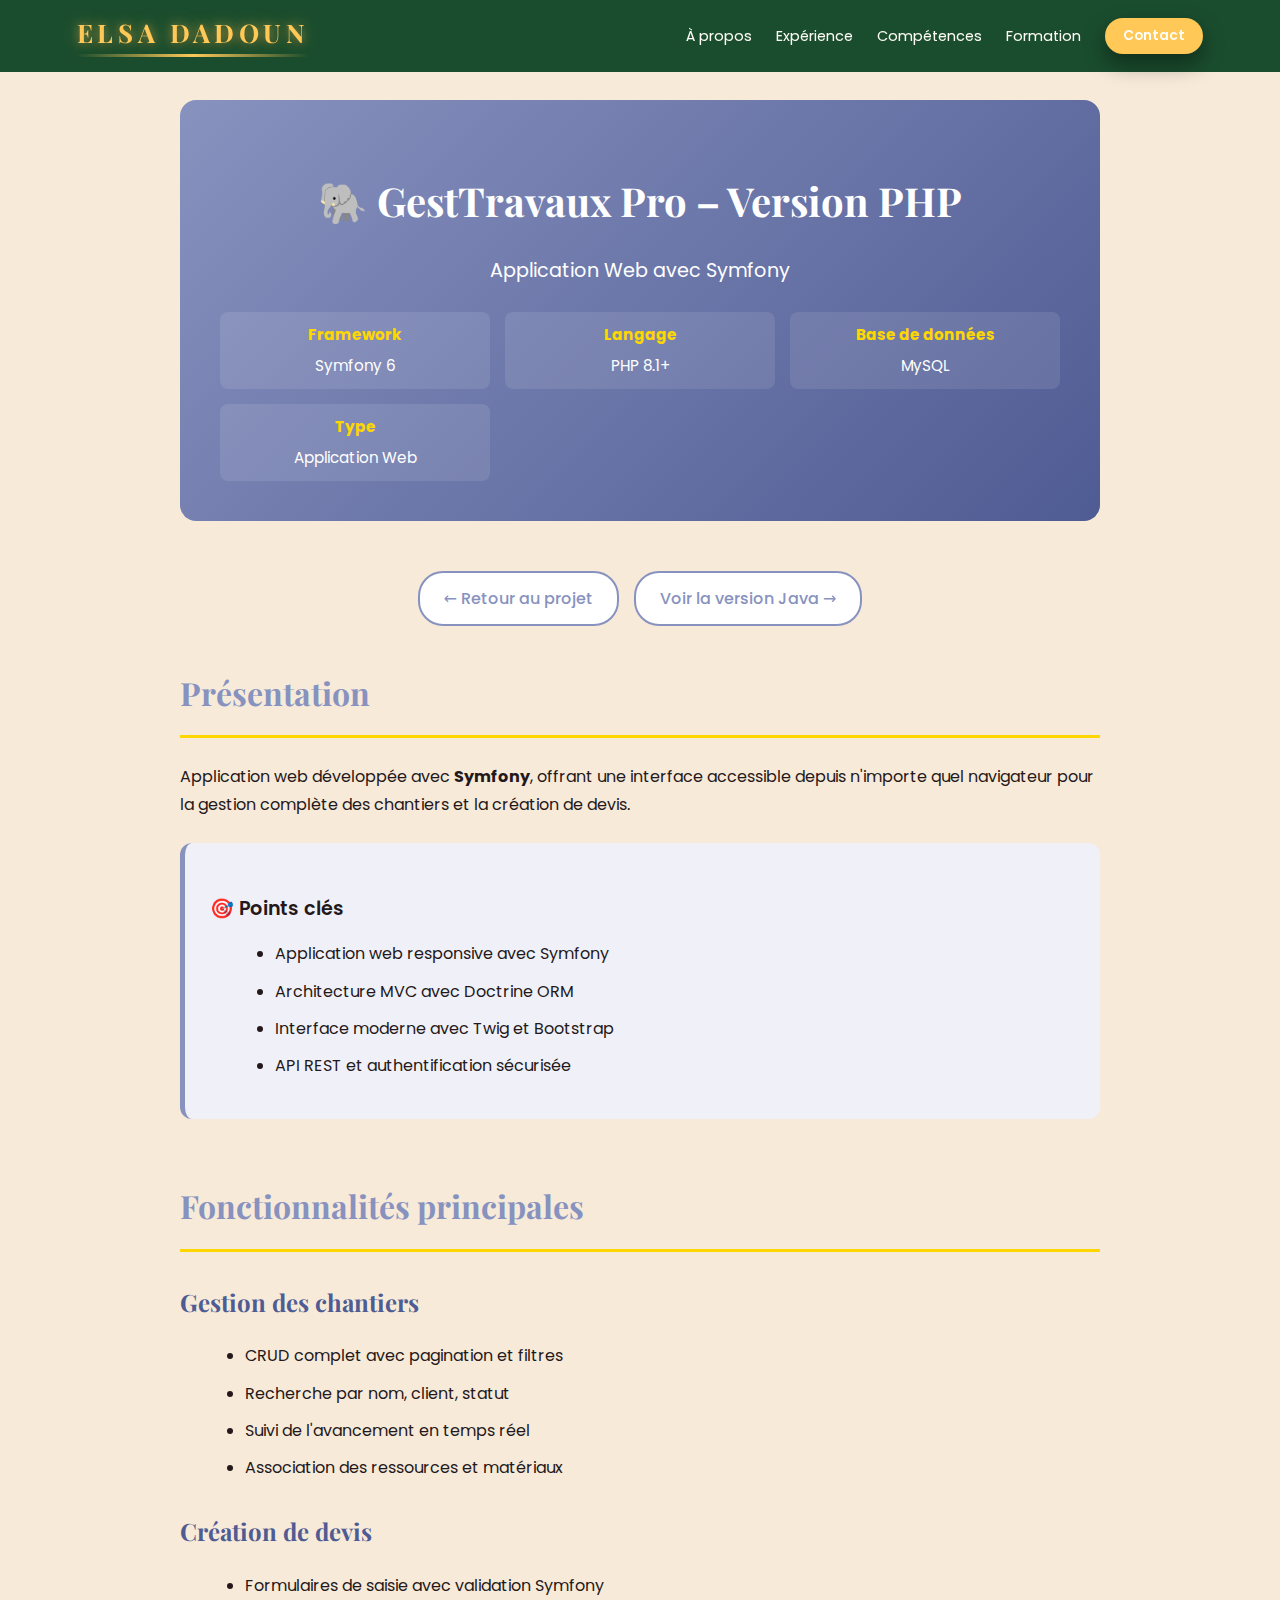
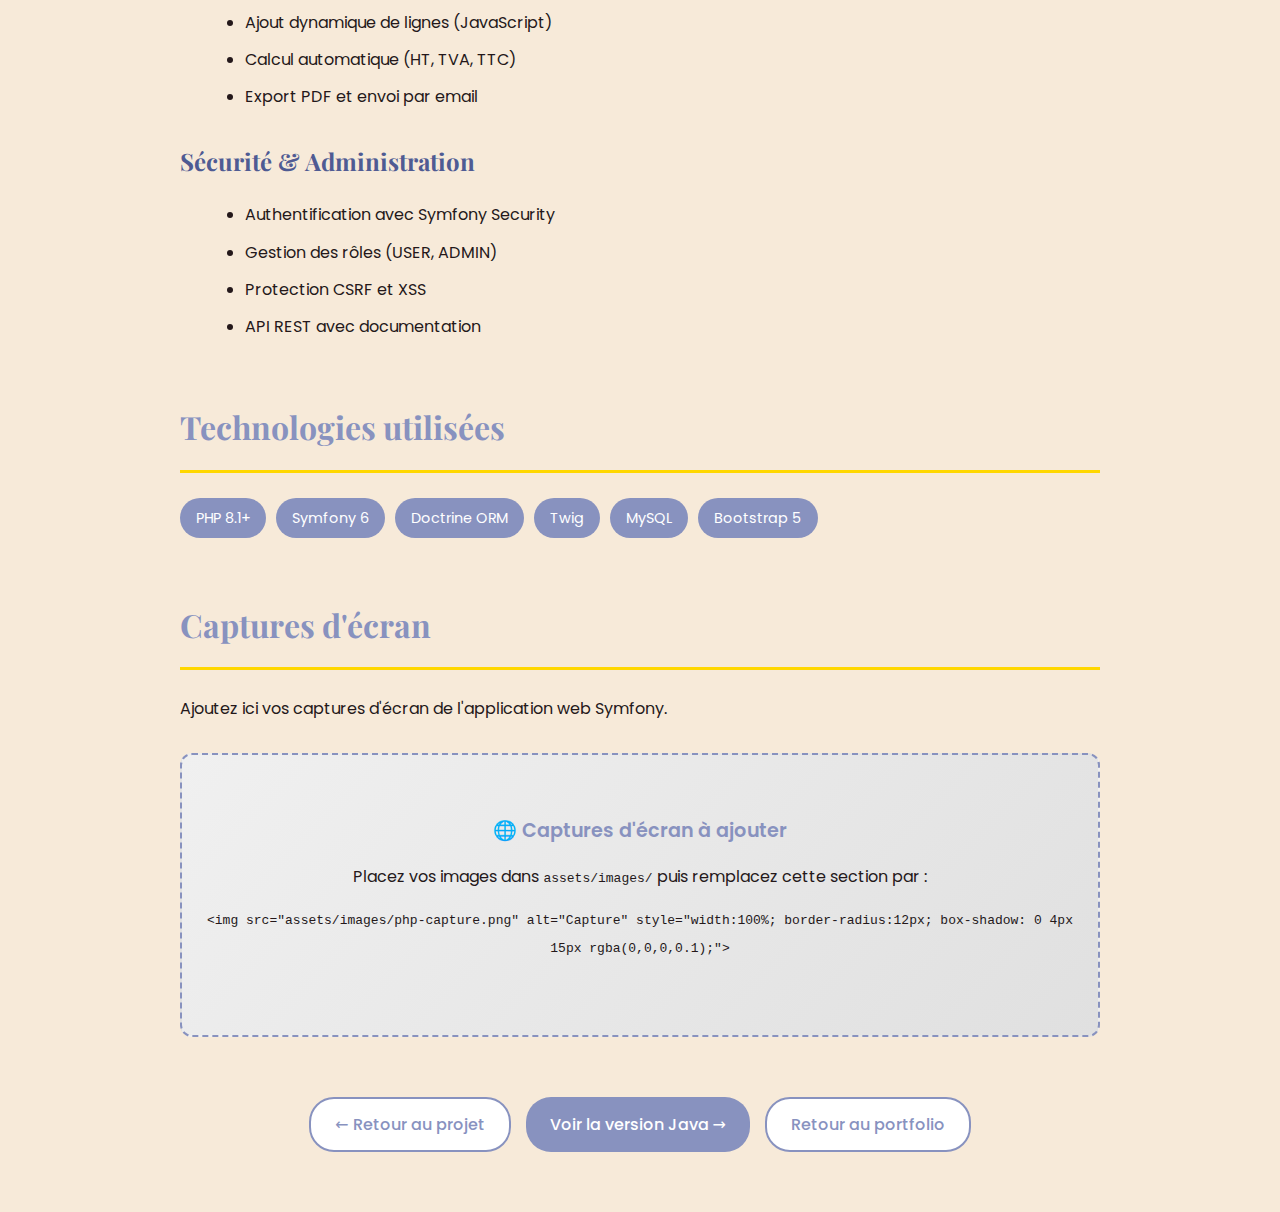
<file: projet-gesttravaux-php.html>
<!doctype html>
<html lang="fr">
<head>
  <meta charset="utf-8">
  <title>GestTravaux Pro – Version PHP – Elsa Dadoun</title>
  <meta name="viewport" content="width=device-width, initial-scale=1">
  <link href="https://fonts.googleapis.com/css2?family=Playfair+Display:wght@500;700&family=Poppins:wght@300;400;500;600&display=swap" rel="stylesheet">
  <link rel="stylesheet" href="assets/css/style.css">
  <style>
    .projet-container {
      max-width: 1000px;
      margin: 100px auto 60px;
      padding: 0 40px;
      line-height: 1.7;
    }

    .projet-header {
      text-align: center;
      margin-bottom: 50px;
      padding: 40px;
      background: linear-gradient(135deg, #8892BF, #4F5B93);
      color: white;
      border-radius: 16px;
    }

    .projet-header h1 {
      font-family: 'Playfair Display', serif;
      font-size: 2.5rem;
      margin-bottom: 20px;
    }

    .projet-info {
      display: grid;
      grid-template-columns: repeat(auto-fit, minmax(200px, 1fr));
      gap: 15px;
      margin-top: 25px;
      font-size: 0.95rem;
    }

    .projet-info-item {
      background: rgba(255, 255, 255, 0.1);
      padding: 10px 15px;
      border-radius: 8px;
    }

    .projet-info-item strong {
      color: #ffd700;
      display: block;
      margin-bottom: 5px;
    }

    .projet-nav {
      background: white;
      padding: 20px;
      border-radius: 12px;
      box-shadow: 0 4px 15px rgba(0,0,0,0.1);
      margin-bottom: 40px;
    }

    .projet-nav h3 {
      margin: 0 0 15px 0;
      font-size: 1.1rem;
      color: #8892BF;
    }

    .projet-nav ul {
      list-style: none;
      padding: 0;
      margin: 0;
      display: flex;
      flex-wrap: wrap;
      gap: 10px;
    }

    .projet-nav li a {
      display: block;
      padding: 8px 16px;
      background: #f0f1f8;
      color: #8892BF;
      text-decoration: none;
      border-radius: 20px;
      font-size: 0.9rem;
      transition: all 0.3s;
    }

    .projet-nav li a:hover {
      background: #8892BF;
      color: white;
      transform: translateY(-2px);
    }

    .projet-section {
      margin-bottom: 60px;
      scroll-margin-top: 100px;
    }

    .projet-section h2 {
      font-family: 'Playfair Display', serif;
      font-size: 2rem;
      color: #8892BF;
      margin-bottom: 25px;
      padding-bottom: 15px;
      border-bottom: 3px solid #ffd700;
    }

    .projet-section h3 {
      font-family: 'Playfair Display', serif;
      font-size: 1.5rem;
      color: #4F5B93;
      margin: 30px 0 20px;
    }

    .projet-section h4 {
      font-size: 1.2rem;
      color: var(--text-main);
      margin: 25px 0 15px;
      font-weight: 600;
    }

    .projet-section p {
      margin-bottom: 15px;
      color: var(--text-main);
    }

    .projet-section ul, .projet-section ol {
      margin: 15px 0 15px 25px;
      color: var(--text-main);
    }

    .projet-section li {
      margin-bottom: 10px;
    }

    .highlight-box {
      background: #f0f1f8;
      padding: 25px;
      border-radius: 12px;
      border-left: 5px solid #8892BF;
      margin: 25px 0;
    }

    .tech-list {
      display: flex;
      flex-wrap: wrap;
      gap: 10px;
      margin: 20px 0;
    }

    .tech-item {
      padding: 8px 16px;
      background: #8892BF;
      color: white;
      border-radius: 20px;
      font-size: 0.9rem;
    }

    .projet-actions {
      display: flex;
      gap: 15px;
      justify-content: center;
      margin: 40px 0;
      flex-wrap: wrap;
    }

    .projet-btn {
      display: inline-flex;
      align-items: center;
      gap: 8px;
      padding: 12px 24px;
      background: #8892BF;
      color: white;
      text-decoration: none;
      border-radius: 25px;
      font-weight: 500;
      transition: all 0.3s;
    }

    .projet-btn:hover {
      background: #4F5B93;
      transform: translateY(-2px);
    }

    .projet-btn--secondary {
      background: white;
      color: #8892BF;
      border: 2px solid #8892BF;
    }

    .projet-btn--secondary:hover {
      background: #f0f1f8;
    }

    .image-placeholder {
      background: linear-gradient(135deg, #f0f0f0, #e0e0e0);
      border: 2px dashed #8892BF;
      border-radius: 12px;
      padding: 60px 20px;
      text-align: center;
      margin: 25px 0;
      color: #666;
    }

    .image-placeholder h4 {
      margin: 0 0 10px 0;
      color: #8892BF;
    }

    .grid-images {
      display: grid;
      grid-template-columns: repeat(auto-fit, minmax(300px, 1fr));
      gap: 20px;
      margin: 25px 0;
    }

    @media (max-width: 768px) {
      .projet-container {
        padding: 0 20px;
        margin-top: 80px;
      }

      .projet-header h1 {
        font-size: 1.8rem;
      }

      .projet-section h2 {
        font-size: 1.5rem;
      }

      .projet-nav ul {
        flex-direction: column;
      }
    }
  </style>
</head>
<body>

  <!-- HEADER NAV -->
  <header class="topbar">
    <div class="topbar__logo"><a href="index.html" style="color: inherit; text-decoration: none;">Elsa Dadoun</a></div>
    <nav class="topbar__nav">
      <a href="index.html#about">À propos</a>
      <a href="index.html#experience">Expérience</a>
      <a href="index.html#skills">Compétences</a>
      <a href="index.html#education">Formation</a>
      <a href="index.html#contact" class="btn-pill btn-pill--small">Contact</a>
    </nav>
  </header>

  <main>
    <div class="projet-container">
      
      <!-- En-tête du projet -->
      <div class="projet-header">
        <h1>🐘 GestTravaux Pro – Version PHP</h1>
        <p style="font-size: 1.2rem; margin: 10px 0;">Application Web avec Symfony</p>
        
        <div class="projet-info">
          <div class="projet-info-item">
            <strong>Framework</strong>
            Symfony 6
          </div>
          <div class="projet-info-item">
            <strong>Langage</strong>
            PHP 8.1+
          </div>
          <div class="projet-info-item">
            <strong>Base de données</strong>
            MySQL
          </div>
          <div class="projet-info-item">
            <strong>Type</strong>
            Application Web
          </div>
        </div>
      </div>

      <!-- Actions -->
      <div class="projet-actions">
        <a href="projet-gesttravaux.html" class="projet-btn projet-btn--secondary">
          ← Retour au projet
        </a>
        <a href="projet-gesttravaux-java.html" class="projet-btn projet-btn--secondary">
          Voir la version Java →
        </a>
      </div>

      <!-- Sections -->
      <section class="projet-section" id="presentation">
        <h2>Présentation</h2>
        <p>Application web développée avec <strong>Symfony</strong>, offrant une interface accessible depuis n'importe quel navigateur pour la gestion complète des chantiers et la création de devis.</p>
        
        <div class="highlight-box">
          <h4>🎯 Points clés</h4>
          <ul>
            <li>Application web responsive avec Symfony</li>
            <li>Architecture MVC avec Doctrine ORM</li>
            <li>Interface moderne avec Twig et Bootstrap</li>
            <li>API REST et authentification sécurisée</li>
          </ul>
        </div>
      </section>

      <section class="projet-section" id="fonctionnalites">
        <h2>Fonctionnalités principales</h2>

        <h3>Gestion des chantiers</h3>
        <ul>
          <li>CRUD complet avec pagination et filtres</li>
          <li>Recherche par nom, client, statut</li>
          <li>Suivi de l'avancement en temps réel</li>
          <li>Association des ressources et matériaux</li>
        </ul>

        <h3>Création de devis</h3>
        <ul>
          <li>Formulaires de saisie avec validation Symfony</li>
          <li>Ajout dynamique de lignes (JavaScript)</li>
          <li>Calcul automatique (HT, TVA, TTC)</li>
          <li>Export PDF et envoi par email</li>
        </ul>

        <h3>Sécurité & Administration</h3>
        <ul>
          <li>Authentification avec Symfony Security</li>
          <li>Gestion des rôles (USER, ADMIN)</li>
          <li>Protection CSRF et XSS</li>
          <li>API REST avec documentation</li>
        </ul>
      </section>

      <section class="projet-section" id="technologies">
        <h2>Technologies utilisées</h2>
        <div class="tech-list">
          <span class="tech-item">PHP 8.1+</span>
          <span class="tech-item">Symfony 6</span>
          <span class="tech-item">Doctrine ORM</span>
          <span class="tech-item">Twig</span>
          <span class="tech-item">MySQL</span>
          <span class="tech-item">Bootstrap 5</span>
        </div>
      </section>

      <section class="projet-section" id="captures">
        <h2>Captures d'écran</h2>
        <p style="margin-bottom: 30px;">Ajoutez ici vos captures d'écran de l'application web Symfony.</p>

        <div class="image-placeholder">
          <h4>🌐 Captures d'écran à ajouter</h4>
          <p>Placez vos images dans <code>assets/images/</code> puis remplacez cette section par :</p>
          <p style="margin-top: 15px;"><code>&lt;img src="assets/images/php-capture.png" alt="Capture" style="width:100%; border-radius:12px; box-shadow: 0 4px 15px rgba(0,0,0,0.1);"&gt;</code></p>
        </div>
      </section>

      <!-- Actions finales -->
      <div class="projet-actions">
        <a href="projet-gesttravaux.html" class="projet-btn projet-btn--secondary">
          ← Retour au projet
        </a>
        <a href="projet-gesttravaux-java.html" class="projet-btn">
          Voir la version Java →
        </a>
        <a href="index.html#experience" class="projet-btn projet-btn--secondary">
          Retour au portfolio
        </a>
      </div>

    </div>
  </main>

  <script src="assets/js/main.js"></script>
</body>
</html>
</file>
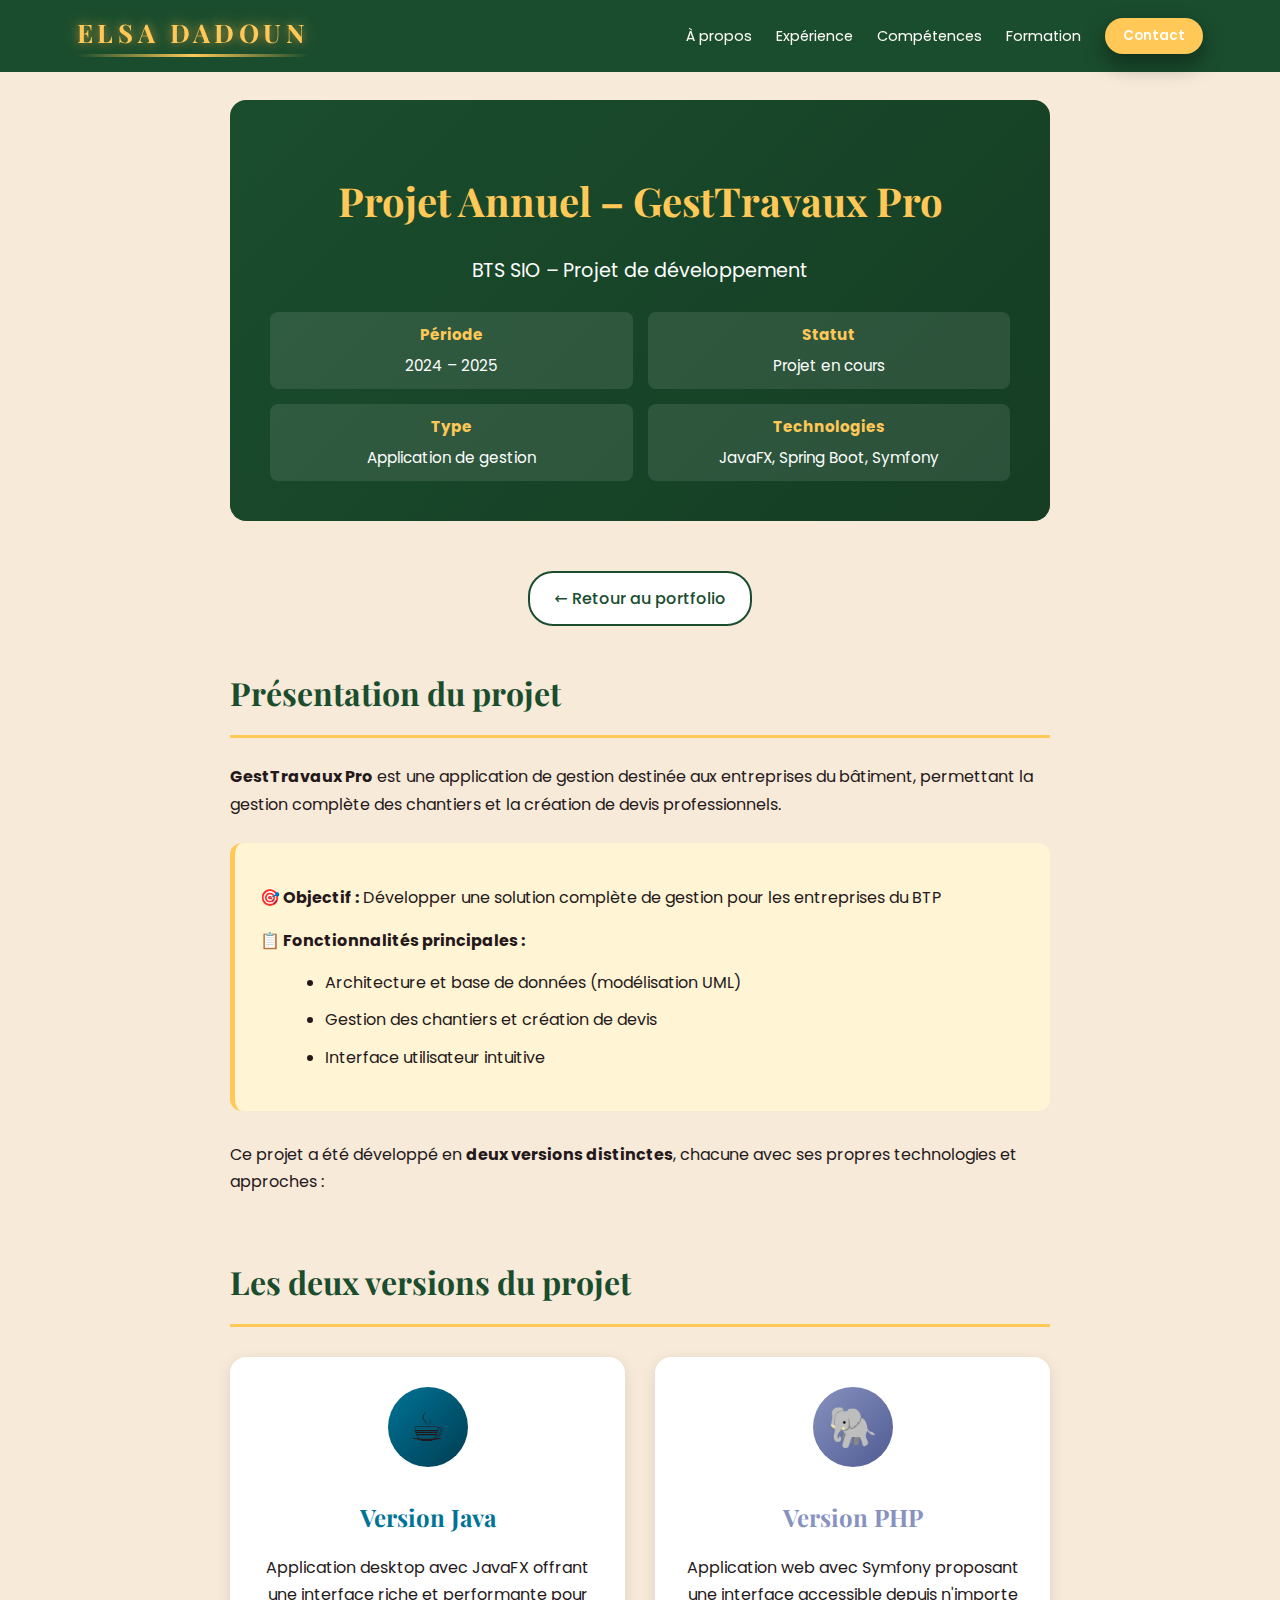
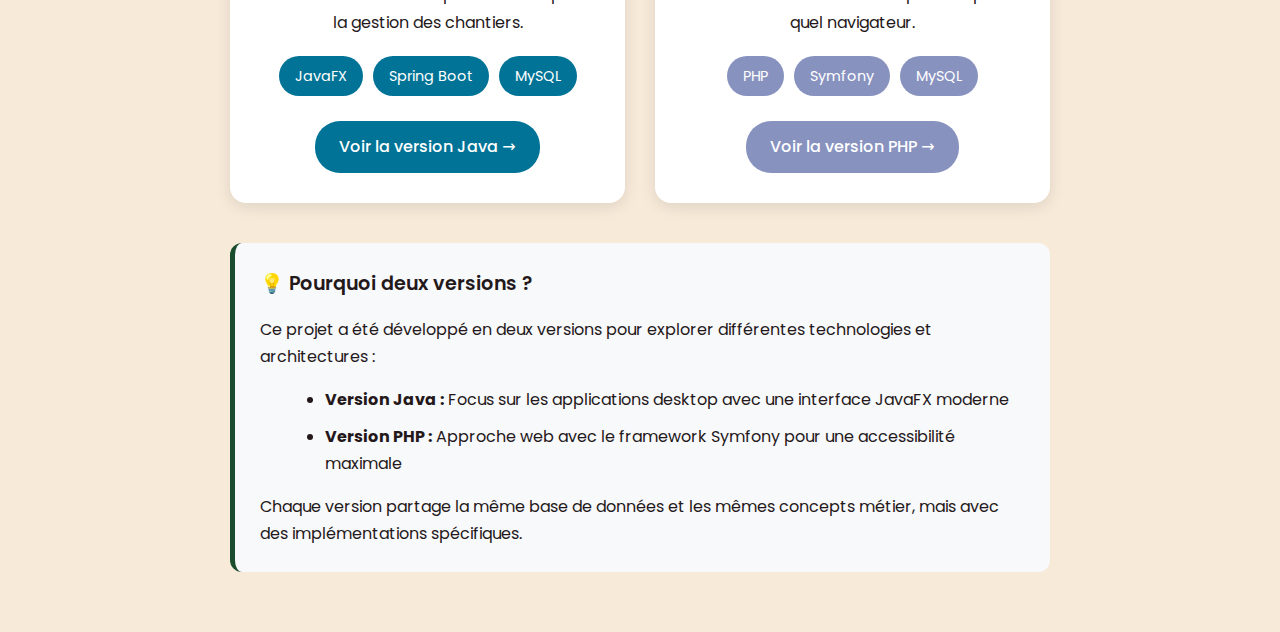
<file: projet-gesttravaux.html>
<!doctype html>
<html lang="fr">
<head>
  <meta charset="utf-8">
  <title>Projet GestTravaux Pro – Elsa Dadoun</title>
  <meta name="viewport" content="width=device-width, initial-scale=1">
  <link href="https://fonts.googleapis.com/css2?family=Playfair+Display:wght@500;700&family=Poppins:wght@300;400;500;600&display=swap" rel="stylesheet">
  <link rel="stylesheet" href="assets/css/style.css">
  <style>
    .projet-container {
      max-width: 900px;
      margin: 100px auto 60px;
      padding: 0 40px;
      line-height: 1.7;
    }

    .projet-header {
      text-align: center;
      margin-bottom: 50px;
      padding: 40px;
      background: linear-gradient(135deg, var(--green-dark), var(--green-darker));
      color: white;
      border-radius: 16px;
    }

    .projet-header h1 {
      font-family: 'Playfair Display', serif;
      font-size: 2.5rem;
      margin-bottom: 20px;
      color: var(--pink-main);
    }

    .projet-info {
      display: grid;
      grid-template-columns: repeat(2, 1fr);
      gap: 15px;
      margin-top: 25px;
      font-size: 0.95rem;
    }

    .projet-info-item {
      background: rgba(255, 255, 255, 0.1);
      padding: 10px 15px;
      border-radius: 8px;
    }

    .projet-info-item strong {
      color: var(--pink-main);
      display: block;
      margin-bottom: 5px;
    }

    .projet-nav {
      background: white;
      padding: 20px;
      border-radius: 12px;
      box-shadow: 0 4px 15px rgba(0,0,0,0.1);
      margin-bottom: 40px;
    }

    .projet-nav h3 {
      margin: 0 0 15px 0;
      font-size: 1.1rem;
      color: var(--green-dark);
    }

    .projet-nav ul {
      list-style: none;
      padding: 0;
      margin: 0;
      display: flex;
      flex-wrap: wrap;
      gap: 10px;
    }

    .projet-nav li a {
      display: block;
      padding: 8px 16px;
      background: var(--cream);
      color: var(--text-main);
      text-decoration: none;
      border-radius: 20px;
      font-size: 0.9rem;
      transition: all 0.3s;
    }

    .projet-nav li a:hover {
      background: var(--pink-main);
      color: var(--green-dark);
      transform: translateY(-2px);
    }

    .projet-section {
      margin-bottom: 60px;
      scroll-margin-top: 100px;
    }

    .projet-section h2 {
      font-family: 'Playfair Display', serif;
      font-size: 2rem;
      color: var(--green-dark);
      margin-bottom: 25px;
      padding-bottom: 15px;
      border-bottom: 3px solid var(--pink-main);
    }

    .projet-section h3 {
      font-family: 'Playfair Display', serif;
      font-size: 1.5rem;
      color: var(--green-darker);
      margin: 30px 0 20px;
    }

    .projet-section h4 {
      font-size: 1.2rem;
      color: var(--text-main);
      margin: 25px 0 15px;
      font-weight: 600;
    }

    .projet-section p {
      margin-bottom: 15px;
      color: var(--text-main);
    }

    .projet-section ul, .projet-section ol {
      margin: 15px 0 15px 25px;
      color: var(--text-main);
    }

    .projet-section li {
      margin-bottom: 10px;
    }

    .highlight-box {
      background: #fff4d4;
      padding: 25px;
      border-radius: 12px;
      border-left: 5px solid var(--pink-main);
      margin: 25px 0;
    }

    .tech-list {
      display: flex;
      flex-wrap: wrap;
      gap: 10px;
      margin: 20px 0;
    }

    .tech-item {
      padding: 8px 16px;
      background: var(--green-dark);
      color: white;
      border-radius: 20px;
      font-size: 0.9rem;
    }

    .projet-actions {
      display: flex;
      gap: 15px;
      justify-content: center;
      margin: 40px 0;
      flex-wrap: wrap;
    }

    .projet-btn {
      display: inline-flex;
      align-items: center;
      gap: 8px;
      padding: 12px 24px;
      background: var(--green-dark);
      color: white;
      text-decoration: none;
      border-radius: 25px;
      font-weight: 500;
      transition: all 0.3s;
    }

    .projet-btn:hover {
      background: var(--green-darker);
      transform: translateY(-2px);
    }

    .projet-btn--secondary {
      background: white;
      color: var(--green-dark);
      border: 2px solid var(--green-dark);
    }

    .projet-btn--secondary:hover {
      background: var(--cream);
    }

    .in-progress {
      text-align: center;
      padding: 60px 20px;
      background: #fff4d4;
      border-radius: 16px;
      margin: 40px 0;
    }

    .in-progress h3 {
      font-size: 1.8rem;
      color: var(--green-dark);
      margin-bottom: 15px;
    }

    @media (max-width: 768px) {
      .projet-container {
        padding: 0 20px;
        margin-top: 80px;
      }

      .projet-header h1 {
        font-size: 1.8rem;
      }

      .projet-section h2 {
        font-size: 1.5rem;
      }

      .projet-nav ul {
        flex-direction: column;
      }
    }
  </style>
</head>
<body>

  <!-- HEADER NAV -->
  <header class="topbar">
    <div class="topbar__logo"><a href="index.html" style="color: inherit; text-decoration: none;">Elsa Dadoun</a></div>
    <nav class="topbar__nav">
      <a href="index.html#about">À propos</a>
      <a href="index.html#experience">Expérience</a>
      <a href="index.html#skills">Compétences</a>
      <a href="index.html#education">Formation</a>
      <a href="index.html#contact" class="btn-pill btn-pill--small">Contact</a>
    </nav>
  </header>

  <main>
    <div class="projet-container">
      
      <!-- En-tête du projet -->
      <div class="projet-header">
        <h1>Projet Annuel – GestTravaux Pro</h1>
        <p style="font-size: 1.2rem; margin: 10px 0;">BTS SIO – Projet de développement</p>
        
        <div class="projet-info">
          <div class="projet-info-item">
            <strong>Période</strong>
            2024 – 2025
          </div>
          <div class="projet-info-item">
            <strong>Statut</strong>
            Projet en cours
          </div>
          <div class="projet-info-item">
            <strong>Type</strong>
            Application de gestion
          </div>
          <div class="projet-info-item">
            <strong>Technologies</strong>
            JavaFX, Spring Boot, Symfony
          </div>
        </div>
      </div>

      <!-- Actions -->
      <div class="projet-actions">
        <a href="index.html#experience" class="projet-btn projet-btn--secondary">
          ← Retour au portfolio
        </a>
      </div>

      <!-- Présentation générale -->
      <section class="projet-section" id="presentation">
        <h2>Présentation du projet</h2>
        <p><strong>GestTravaux Pro</strong> est une application de gestion destinée aux entreprises du bâtiment, permettant la gestion complète des chantiers et la création de devis professionnels.</p>
        
        <div class="highlight-box">
          <p><strong>🎯 Objectif :</strong> Développer une solution complète de gestion pour les entreprises du BTP</p>
          <p><strong>📋 Fonctionnalités principales :</strong></p>
          <ul>
            <li>Architecture et base de données (modélisation UML)</li>
            <li>Gestion des chantiers et création de devis</li>
            <li>Interface utilisateur intuitive</li>
          </ul>
        </div>

        <p style="margin-top: 30px;">Ce projet a été développé en <strong>deux versions distinctes</strong>, chacune avec ses propres technologies et approches :</p>
      </section>

      <!-- Deux versions du projet -->
      <section class="projet-section" id="versions">
        <h2>Les deux versions du projet</h2>
        
        <div style="display: grid; grid-template-columns: 1fr 1fr; gap: 30px; margin-top: 30px;">
          
          <!-- Version Java -->
          <div style="background: white; padding: 30px; border-radius: 16px; box-shadow: 0 4px 15px rgba(0,0,0,0.1); text-align: center;">
            <div style="width: 80px; height: 80px; background: linear-gradient(135deg, #007396, #003d52); border-radius: 50%; margin: 0 auto 20px; display: flex; align-items: center; justify-content: center; font-size: 2.5rem;">
              ☕
            </div>
            <h3 style="color: #007396; margin-bottom: 15px;">Version Java</h3>
            <p style="margin-bottom: 20px;">Application desktop avec JavaFX offrant une interface riche et performante pour la gestion des chantiers.</p>
            
            <div class="tech-list" style="justify-content: center; margin-bottom: 25px;">
              <span class="tech-item" style="background: #007396;">JavaFX</span>
              <span class="tech-item" style="background: #007396;">Spring Boot</span>
              <span class="tech-item" style="background: #007396;">MySQL</span>
            </div>
            
            <a href="projet-gesttravaux-java.html" class="projet-btn" style="background: #007396;">
              Voir la version Java →
            </a>
          </div>

          <!-- Version PHP -->
          <div style="background: white; padding: 30px; border-radius: 16px; box-shadow: 0 4px 15px rgba(0,0,0,0.1); text-align: center;">
            <div style="width: 80px; height: 80px; background: linear-gradient(135deg, #8892BF, #4F5B93); border-radius: 50%; margin: 0 auto 20px; display: flex; align-items: center; justify-content: center; font-size: 2.5rem;">
              🐘
            </div>
            <h3 style="color: #8892BF; margin-bottom: 15px;">Version PHP</h3>
            <p style="margin-bottom: 20px;"> Application web avec Symfony proposant une interface accessible depuis n'importe quel navigateur.</p>
            
            <div class="tech-list" style="justify-content: center; margin-bottom: 25px;">
              <span class="tech-item" style="background: #8892BF;">PHP</span>
              <span class="tech-item" style="background: #8892BF;">Symfony</span>
              <span class="tech-item" style="background: #8892BF;">MySQL</span>
            </div>
            
            <a href="projet-gesttravaux-php.html" class="projet-btn" style="background: #8892BF;">
              Voir la version PHP →
            </a>
          </div>

        </div>

        <div style="margin-top: 40px; padding: 25px; background: #f8f9fa; border-radius: 12px; border-left: 5px solid var(--green-dark);">
          <h4 style="margin-top: 0;">💡 Pourquoi deux versions ? </h4>
          <p>Ce projet a été développé en deux versions pour explorer différentes technologies et architectures : </p>
          <ul>
            <li><strong>Version Java :</strong> Focus sur les applications desktop avec une interface JavaFX moderne</li>
            <li><strong>Version PHP :</strong> Approche web avec le framework Symfony pour une accessibilité maximale</li>
          </ul>
          <p style="margin-bottom: 0;">Chaque version partage la même base de données et les mêmes concepts métier, mais avec des implémentations spécifiques.</p>
        </div>
      </section>

    </div>
  </main>

  <script src="assets/js/main.js"></script>
</body>
</html>
</file>
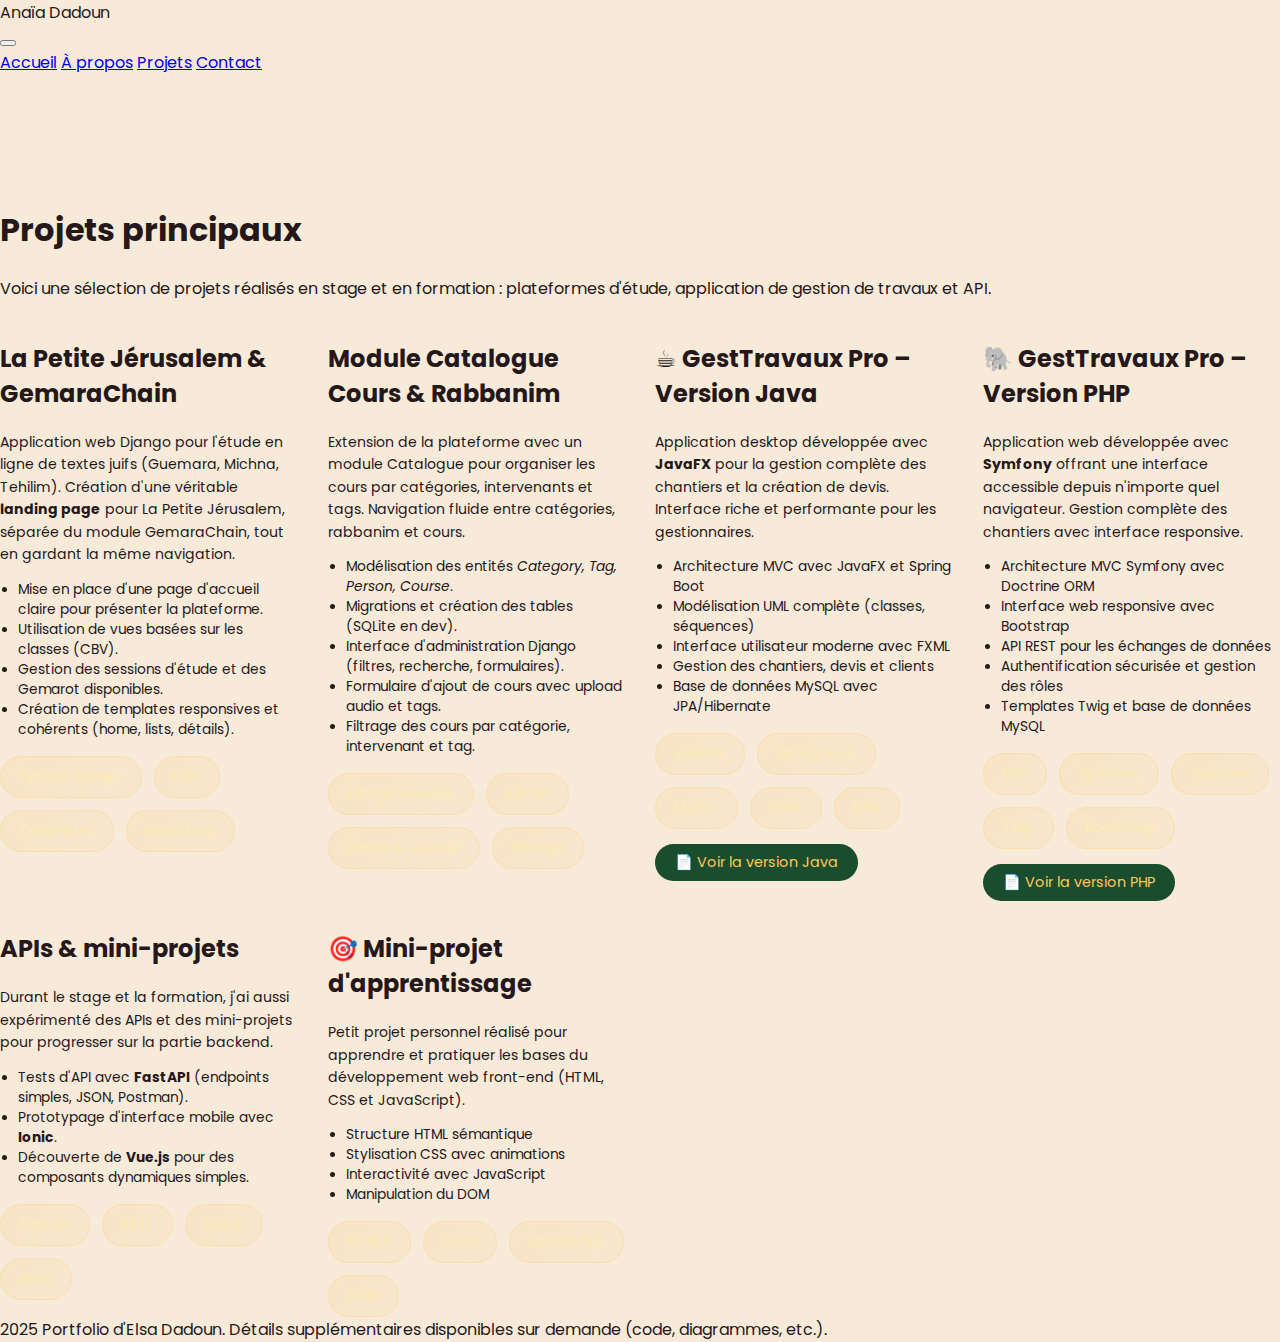
<file: projets.html>
﻿<!doctype html>
<html lang="fr">
<head>
  <meta charset="utf-8">
  <title>Projets  Anaïa Dadoun</title>
  <meta name="viewport" content="width=device-width, initial-scale=1">
  <link href="https://fonts.googleapis.com/css2?family=Playfair+Display:wght@500;700&family=Poppins:wght@300;400;500;600&display=swap" rel="stylesheet">
  <link rel="stylesheet" href="assets/css/style.css">
</head>
<body>
<header class="site-header">
  <div class="logo">
    <div class="logo-mark"></div>
    <span>Anaïa&nbsp;Dadoun</span>
  </div>
  <nav>
    <button class="nav-toggle" aria-label="Ouvrir le menu">
      <span></span><span></span><span></span>
    </button>
    <div class="nav-links">
      <a href="index.html">Accueil</a>
      <a href="about.html">À propos</a>
      <a href="projets.html">Projets</a>
      <a href="contact.html">Contact</a>
    </div>
  </nav>
</header>

<main>
  <section class="section section--light" style="padding-top:110px;">
    <h1 class="section-title">Projets principaux</h1>
    <p>
      Voici une sélection de projets réalisés en stage et en formation :
      plateformes d'étude, application de gestion de travaux et API.
    </p>

    <div style="display:grid;grid-template-columns:repeat(auto-fit,minmax(280px,1fr));gap:30px;margin-top:40px;">
      <!-- Projet 1 -->
      <article class="card">
        <h2 style="margin-top:0;">La Petite Jérusalem &amp; GemaraChain</h2>
        <p style="font-size:0.88rem;line-height:1.6;">
          Application web Django pour l'étude en ligne de textes juifs
          (Guemara, Michna, Tehilim). Création d'une véritable
          <strong>landing page</strong> pour La Petite Jérusalem, séparée du module
          GemaraChain, tout en gardant la même navigation.
        </p>
        <ul style="font-size:0.86rem; padding-left:18px;">
          <li>Mise en place d'une page d'accueil claire pour présenter la plateforme.</li>
          <li>Utilisation de vues basées sur les classes (CBV).</li>
          <li>Gestion des sessions d'étude et des Gemarot disponibles.</li>
          <li>Création de templates responsives et cohérents (home, lists, détails).</li>
        </ul>
        <div class="tag-row">
          <span class="tag">Python  Django</span>
          <span class="tag">CBV</span>
          <span class="tag">Templates</span>
          <span class="tag">Bootstrap</span>
        </div>
      </article>

      <!-- Projet 2 -->
      <article class="card">
        <h2 style="margin-top:0;">Module Catalogue  Cours &amp; Rabbanim</h2>
        <p style="font-size:0.88rem;line-height:1.6;">
          Extension de la plateforme avec un module  Catalogue  pour organiser
          les cours par catégories, intervenants et tags. Navigation fluide
          entre catégories, rabbanim et cours.
        </p>
        <ul style="font-size:0.86rem; padding-left:18px;">
          <li>Modélisation des entités <em>Category, Tag, Person, Course</em>.</li>
          <li>Migrations et création des tables (SQLite en dev).</li>
          <li>Interface d'administration Django (filtres, recherche, formulaires).</li>
          <li>Formulaire d'ajout de cours avec upload audio et tags.</li>
          <li>Filtrage des cours par catégorie, intervenant et tag.</li>
        </ul>
        <div class="tag-row">
          <span class="tag">Django models</span>
          <span class="tag">Admin</span>
          <span class="tag">Forms &amp; upload</span>
          <span class="tag">Filtrage</span>
        </div>
      </article>

      <!-- Projet GestTravaux - Version Java -->
      <article class="card">
        <h2 style="margin-top:0;">☕ GestTravaux Pro – Version Java</h2>
        <p style="font-size:0.88rem;line-height:1.6;">
          Application desktop développée avec <strong>JavaFX</strong> pour la gestion 
          complète des chantiers et la création de devis. Interface riche et 
          performante pour les gestionnaires.
        </p>
        <ul style="font-size:0.86rem; padding-left:18px;">
          <li>Architecture MVC avec JavaFX et Spring Boot</li>
          <li>Modélisation UML complète (classes, séquences)</li>
          <li>Interface utilisateur moderne avec FXML</li>
          <li>Gestion des chantiers, devis et clients</li>
          <li>Base de données MySQL avec JPA/Hibernate</li>
        </ul>
        <div class="tag-row">
          <span class="tag">JavaFX</span>
          <span class="tag">Spring Boot</span>
          <span class="tag">MySQL</span>
          <span class="tag">FXML</span>
          <span class="tag">UML</span>
        </div>
        <a href="projet-gesttravaux-java.html" style="display:inline-block;margin-top:15px;padding:8px 20px;background:#1a4d2e;color:#ffc857;text-decoration:none;border-radius:20px;font-size:0.9rem;">📄 Voir la version Java</a>
      </article>

      <!-- Projet GestTravaux - Version PHP -->
      <article class="card">
        <h2 style="margin-top:0;">🐘 GestTravaux Pro – Version PHP</h2>
        <p style="font-size:0.88rem;line-height:1.6;">
          Application web développée avec <strong>Symfony</strong> offrant une 
          interface accessible depuis n'importe quel navigateur. Gestion complète 
          des chantiers avec interface responsive.
        </p>
        <ul style="font-size:0.86rem; padding-left:18px;">
          <li>Architecture MVC Symfony avec Doctrine ORM</li>
          <li>Interface web responsive avec Bootstrap</li>
          <li>API REST pour les échanges de données</li>
          <li>Authentification sécurisée et gestion des rôles</li>
          <li>Templates Twig et base de données MySQL</li>
        </ul>
        <div class="tag-row">
          <span class="tag">PHP</span>
          <span class="tag">Symfony</span>
          <span class="tag">Doctrine</span>
          <span class="tag">Twig</span>
          <span class="tag">Bootstrap</span>
        </div>
        <a href="projet-gesttravaux-php.html" style="display:inline-block;margin-top:15px;padding:8px 20px;background:#1a4d2e;color:#ffc857;text-decoration:none;border-radius:20px;font-size:0.9rem;">📄 Voir la version PHP</a>
      </article>

      <!-- Projet 4 (API / divers) -->
      <article class="card">
        <h2 style="margin-top:0;">APIs &amp; mini-projets</h2>
        <p style="font-size:0.88rem;line-height:1.6;">
          Durant le stage et la formation, j'ai aussi expérimenté des APIs
          et des mini-projets pour progresser sur la partie backend.
        </p>
        <ul style="font-size:0.86rem; padding-left:18px;">
          <li>Tests d'API avec <strong>FastAPI</strong> (endpoints simples, JSON, Postman).</li>
          <li>Prototypage d'interface mobile avec <strong>Ionic</strong>.</li>
          <li>Découverte de <strong>Vue.js</strong> pour des composants dynamiques simples.</li>
        </ul>
        <div class="tag-row">
          <span class="tag">FastAPI</span>
          <span class="tag">REST</span>
          <span class="tag">Vue.js</span>
          <span class="tag">Ionic</span>
        </div>
      </article>

      <!-- Mini-projet d'apprentissage -->
      <article class="card">
        <h2 style="margin-top:0;">🎯 Mini-projet d'apprentissage</h2>
        <p style="font-size:0.88rem;line-height:1.6;">
          Petit projet personnel réalisé pour apprendre et pratiquer 
          les bases du développement web front-end (HTML, CSS et JavaScript).
        </p>
        <ul style="font-size:0.86rem; padding-left:18px;">
          <li>Structure HTML sémantique</li>
          <li>Stylisation CSS avec animations</li>
          <li>Interactivité avec JavaScript</li>
          <li>Manipulation du DOM</li>
        </ul>
        <div class="tag-row">
          <span class="tag">HTML5</span>
          <span class="tag">CSS3</span>
          <span class="tag">JavaScript</span>
          <span class="tag">DOM</span>
        </div>
      </article>
    </div>
  </section>
</main>

<footer class="site-footer">
  <span> 2025  Portfolio d'Elsa Dadoun.</span>
  <span>Détails supplémentaires disponibles sur demande (code, diagrammes, etc.).</span>
</footer>

<script src="assets/js/main.js"></script>
</body>
</html>
</file>
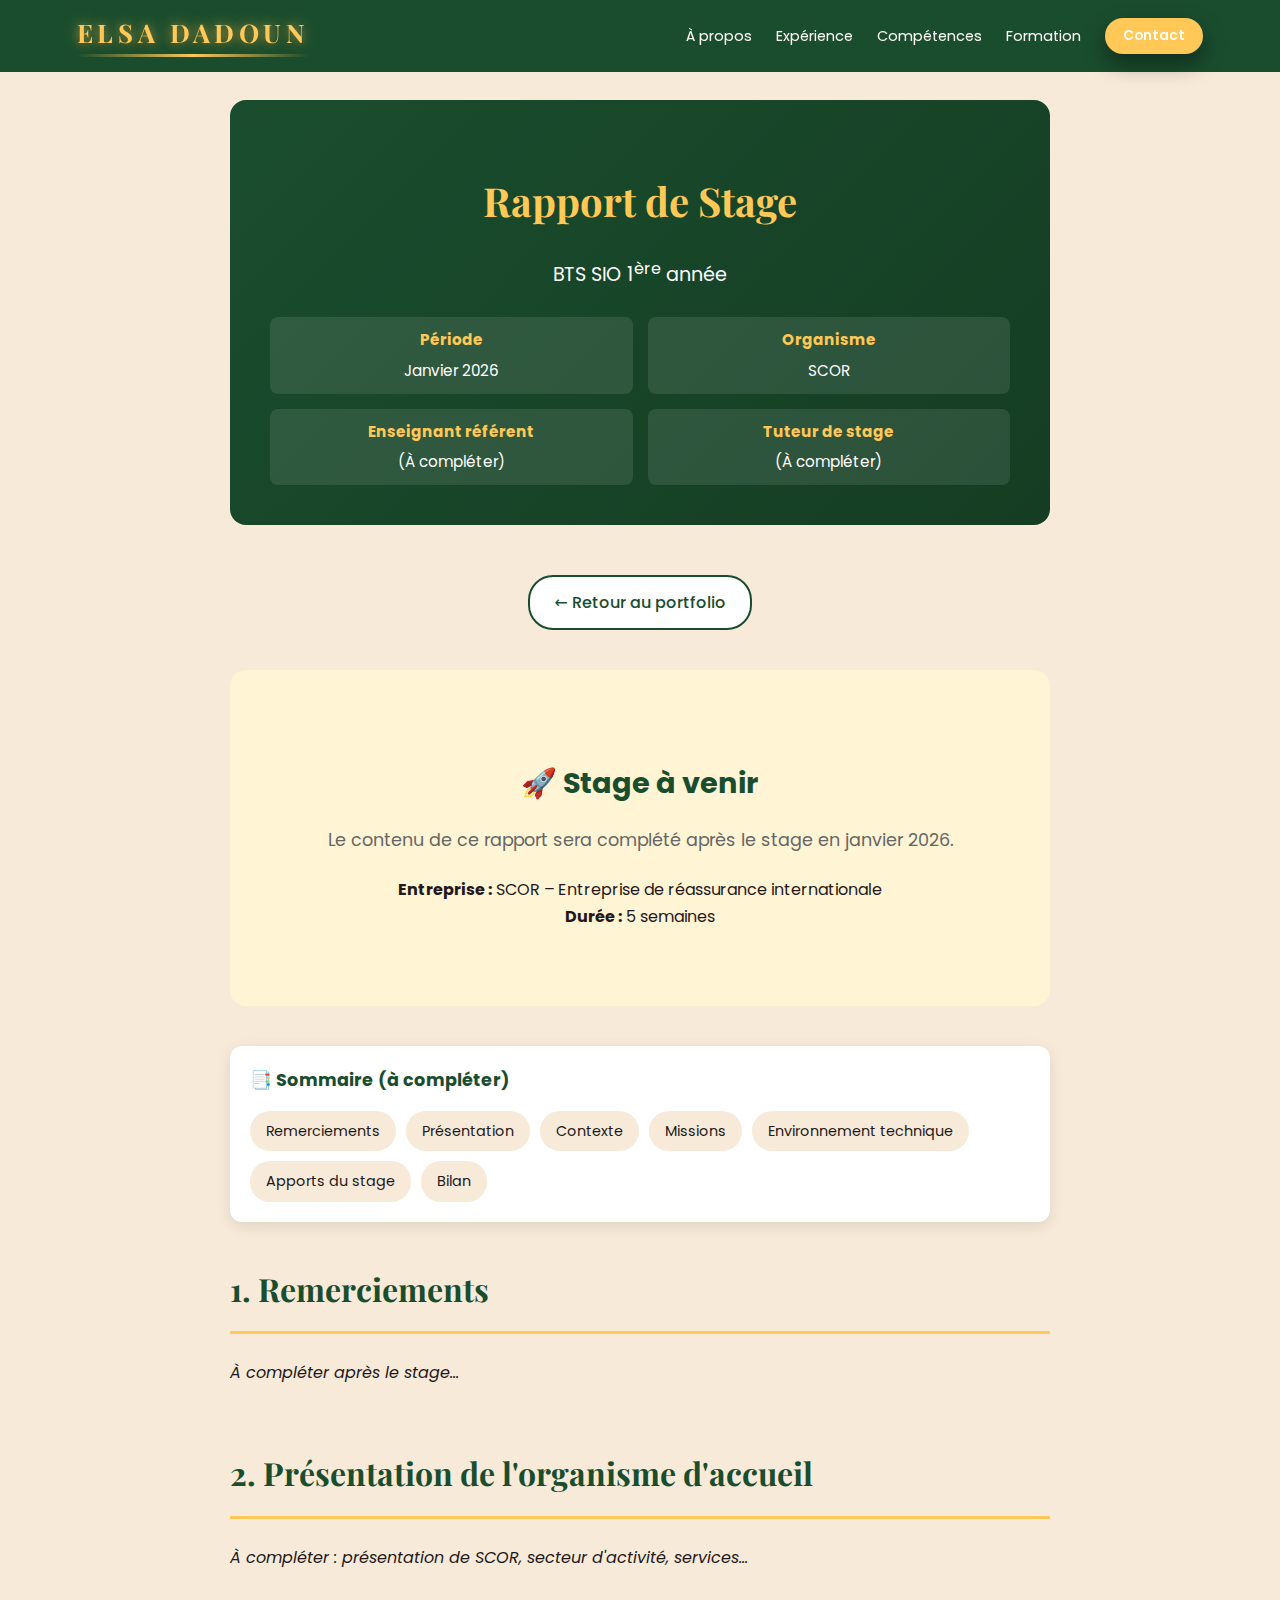
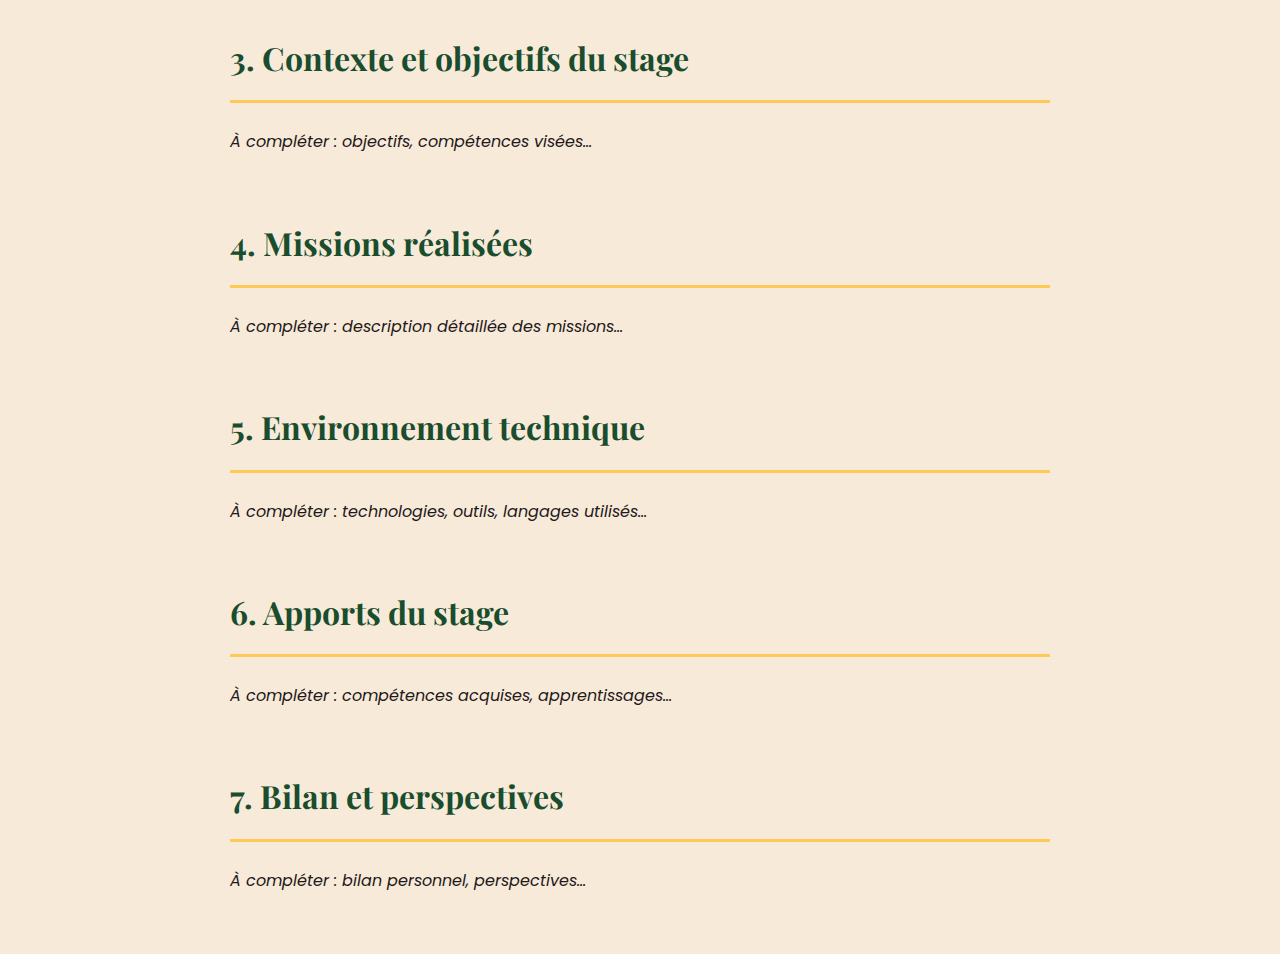
<file: rapport-stage-scor.html>
<!doctype html>
<html lang="fr">
<head>
  <meta charset="utf-8">
  <title>Rapport de Stage SCOR – Elsa Dadoun</title>
  <meta name="viewport" content="width=device-width, initial-scale=1">
  <link href="https://fonts.googleapis.com/css2?family=Playfair+Display:wght@500;700&family=Poppins:wght@300;400;500;600&display=swap" rel="stylesheet">
  <link rel="stylesheet" href="assets/css/style.css">
  <style>
    .rapport-container {
      max-width: 900px;
      margin: 100px auto 60px;
      padding: 0 40px;
      line-height: 1.7;
    }

    .rapport-header {
      text-align: center;
      margin-bottom: 50px;
      padding: 40px;
      background: linear-gradient(135deg, var(--green-dark), var(--green-darker));
      color: white;
      border-radius: 16px;
    }

    .rapport-header h1 {
      font-family: 'Playfair Display', serif;
      font-size: 2.5rem;
      margin-bottom: 20px;
      color: var(--pink-main);
    }

    .rapport-info {
      display: grid;
      grid-template-columns: repeat(2, 1fr);
      gap: 15px;
      margin-top: 25px;
      font-size: 0.95rem;
    }

    .rapport-info-item {
      background: rgba(255, 255, 255, 0.1);
      padding: 10px 15px;
      border-radius: 8px;
    }

    .rapport-info-item strong {
      color: var(--pink-main);
      display: block;
      margin-bottom: 5px;
    }

    .rapport-nav {
      background: white;
      padding: 20px;
      border-radius: 12px;
      box-shadow: 0 4px 15px rgba(0,0,0,0.1);
      margin-bottom: 40px;
    }

    .rapport-nav h3 {
      margin: 0 0 15px 0;
      font-size: 1.1rem;
      color: var(--green-dark);
    }

    .rapport-nav ul {
      list-style: none;
      padding: 0;
      margin: 0;
      display: flex;
      flex-wrap: wrap;
      gap: 10px;
    }

    .rapport-nav li a {
      display: block;
      padding: 8px 16px;
      background: var(--cream);
      color: var(--text-main);
      text-decoration: none;
      border-radius: 20px;
      font-size: 0.9rem;
      transition: all 0.3s;
    }

    .rapport-nav li a:hover {
      background: var(--pink-main);
      color: var(--green-dark);
      transform: translateY(-2px);
    }

    .rapport-section {
      margin-bottom: 60px;
      scroll-margin-top: 100px;
    }

    .rapport-section h2 {
      font-family: 'Playfair Display', serif;
      font-size: 2rem;
      color: var(--green-dark);
      margin-bottom: 25px;
      padding-bottom: 15px;
      border-bottom: 3px solid var(--pink-main);
    }

    .rapport-section h3 {
      font-family: 'Playfair Display', serif;
      font-size: 1.5rem;
      color: var(--green-darker);
      margin: 30px 0 20px;
    }

    .rapport-section h4 {
      font-size: 1.2rem;
      color: var(--text-main);
      margin: 25px 0 15px;
      font-weight: 600;
    }

    .rapport-section p {
      margin-bottom: 15px;
      color: var(--text-main);
    }

    .rapport-section ul, .rapport-section ol {
      margin: 15px 0 15px 25px;
      color: var(--text-main);
    }

    .rapport-section li {
      margin-bottom: 10px;
    }

    .highlight-box {
      background: #fff4d4;
      padding: 25px;
      border-radius: 12px;
      border-left: 5px solid var(--pink-main);
      margin: 25px 0;
    }

    .tech-list {
      display: flex;
      flex-wrap: wrap;
      gap: 10px;
      margin: 20px 0;
    }

    .tech-item {
      padding: 8px 16px;
      background: var(--green-dark);
      color: white;
      border-radius: 20px;
      font-size: 0.9rem;
    }

    .rapport-actions {
      display: flex;
      gap: 15px;
      justify-content: center;
      margin: 40px 0;
      flex-wrap: wrap;
    }

    .rapport-btn {
      display: inline-flex;
      align-items: center;
      gap: 8px;
      padding: 12px 24px;
      background: var(--green-dark);
      color: white;
      text-decoration: none;
      border-radius: 25px;
      font-weight: 500;
      transition: all 0.3s;
    }

    .rapport-btn:hover {
      background: var(--green-darker);
      transform: translateY(-2px);
    }

    .rapport-btn--secondary {
      background: white;
      color: var(--green-dark);
      border: 2px solid var(--green-dark);
    }

    .rapport-btn--secondary:hover {
      background: var(--cream);
    }

    .rapport-btn--small {
      padding: 8px 16px;
      font-size: 0.85rem;
    }

    .coming-soon {
      text-align: center;
      padding: 60px 20px;
      background: #fff4d4;
      border-radius: 16px;
      margin: 40px 0;
    }

    .coming-soon h3 {
      font-size: 1.8rem;
      color: var(--green-dark);
      margin-bottom: 15px;
    }

    @media (max-width: 768px) {
      .rapport-container {
        padding: 0 20px;
        margin-top: 80px;
      }

      .rapport-header h1 {
        font-size: 1.8rem;
      }

      .rapport-section h2 {
        font-size: 1.5rem;
      }

      .rapport-nav ul {
        flex-direction: column;
      }
    }
  </style>
</head>
<body>

  <!-- HEADER NAV -->
  <header class="topbar">
    <div class="topbar__logo"><a href="index.html" style="color: inherit; text-decoration: none;">Elsa Dadoun</a></div>
    <nav class="topbar__nav">
      <a href="index.html#about">À propos</a>
      <a href="index.html#experience">Expérience</a>
      <a href="index.html#skills">Compétences</a>
      <a href="index.html#education">Formation</a>
      <a href="index.html#contact" class="btn-pill btn-pill--small">Contact</a>
    </nav>
  </header>

  <main>
    <div class="rapport-container">
      
      <!-- En-tête du rapport -->
      <div class="rapport-header">
        <h1>Rapport de Stage</h1>
        <p style="font-size: 1.2rem; margin: 10px 0;">BTS SIO 1<sup>ère</sup> année</p>
        
        <div class="rapport-info">
          <div class="rapport-info-item">
            <strong>Période</strong>
            Janvier 2026
          </div>
          <div class="rapport-info-item">
            <strong>Organisme</strong>
            SCOR
          </div>
          <div class="rapport-info-item">
            <strong>Enseignant référent</strong>
            (À compléter)
          </div>
          <div class="rapport-info-item">
            <strong>Tuteur de stage</strong>
            (À compléter)
          </div>
        </div>
      </div>

      <!-- Actions -->
      <div class="rapport-actions">
        <a href="index.html#experience" class="rapport-btn rapport-btn--secondary">
          ← Retour au portfolio
        </a>
      </div>

      <!-- Coming soon -->
      <div class="coming-soon">
        <h3>🚀 Stage à venir</h3>
        <p style="font-size: 1.1rem; color: #666;">
          Le contenu de ce rapport sera complété après le stage en janvier 2026.
        </p>
        <p style="margin-top: 20px;">
          <strong>Entreprise :</strong> SCOR – Entreprise de réassurance internationale<br>
          <strong>Durée :</strong> 5 semaines
        </p>
      </div>

      <!-- Navigation sommaire (structure pour plus tard) -->
      <nav class="rapport-nav">
        <h3>📑 Sommaire (à compléter)</h3>
        <ul>
          <li><a href="#remerciements">Remerciements</a></li>
          <li><a href="#presentation">Présentation</a></li>
          <li><a href="#contexte">Contexte</a></li>
          <li><a href="#missions">Missions</a></li>
          <li><a href="#environnement">Environnement technique</a></li>
          <li><a href="#apports">Apports du stage</a></li>
          <li><a href="#bilan">Bilan</a></li>
        </ul>
      </nav>

      <!-- Sections vides à compléter -->
      <section class="rapport-section" id="remerciements">
        <h2>1. Remerciements</h2>
        <p><em>À compléter après le stage...</em></p>
      </section>

      <section class="rapport-section" id="presentation">
        <h2>2. Présentation de l'organisme d'accueil</h2>
        <p><em>À compléter : présentation de SCOR, secteur d'activité, services...</em></p>
      </section>

      <section class="rapport-section" id="contexte">
        <h2>3. Contexte et objectifs du stage</h2>
        <p><em>À compléter : objectifs, compétences visées...</em></p>
      </section>

      <section class="rapport-section" id="missions">
        <h2>4. Missions réalisées</h2>
        <p><em>À compléter : description détaillée des missions...</em></p>
      </section>

      <section class="rapport-section" id="environnement">
        <h2>5. Environnement technique</h2>
        <p><em>À compléter : technologies, outils, langages utilisés...</em></p>
      </section>

      <section class="rapport-section" id="apports">
        <h2>6. Apports du stage</h2>
        <p><em>À compléter : compétences acquises, apprentissages...</em></p>
      </section>

      <section class="rapport-section" id="bilan">
        <h2>7. Bilan et perspectives</h2>
        <p><em>À compléter : bilan personnel, perspectives...</em></p>
      </section>

    </div>
  </main>

  <script src="assets/js/main.js"></script>
</body>
</html>
</file>
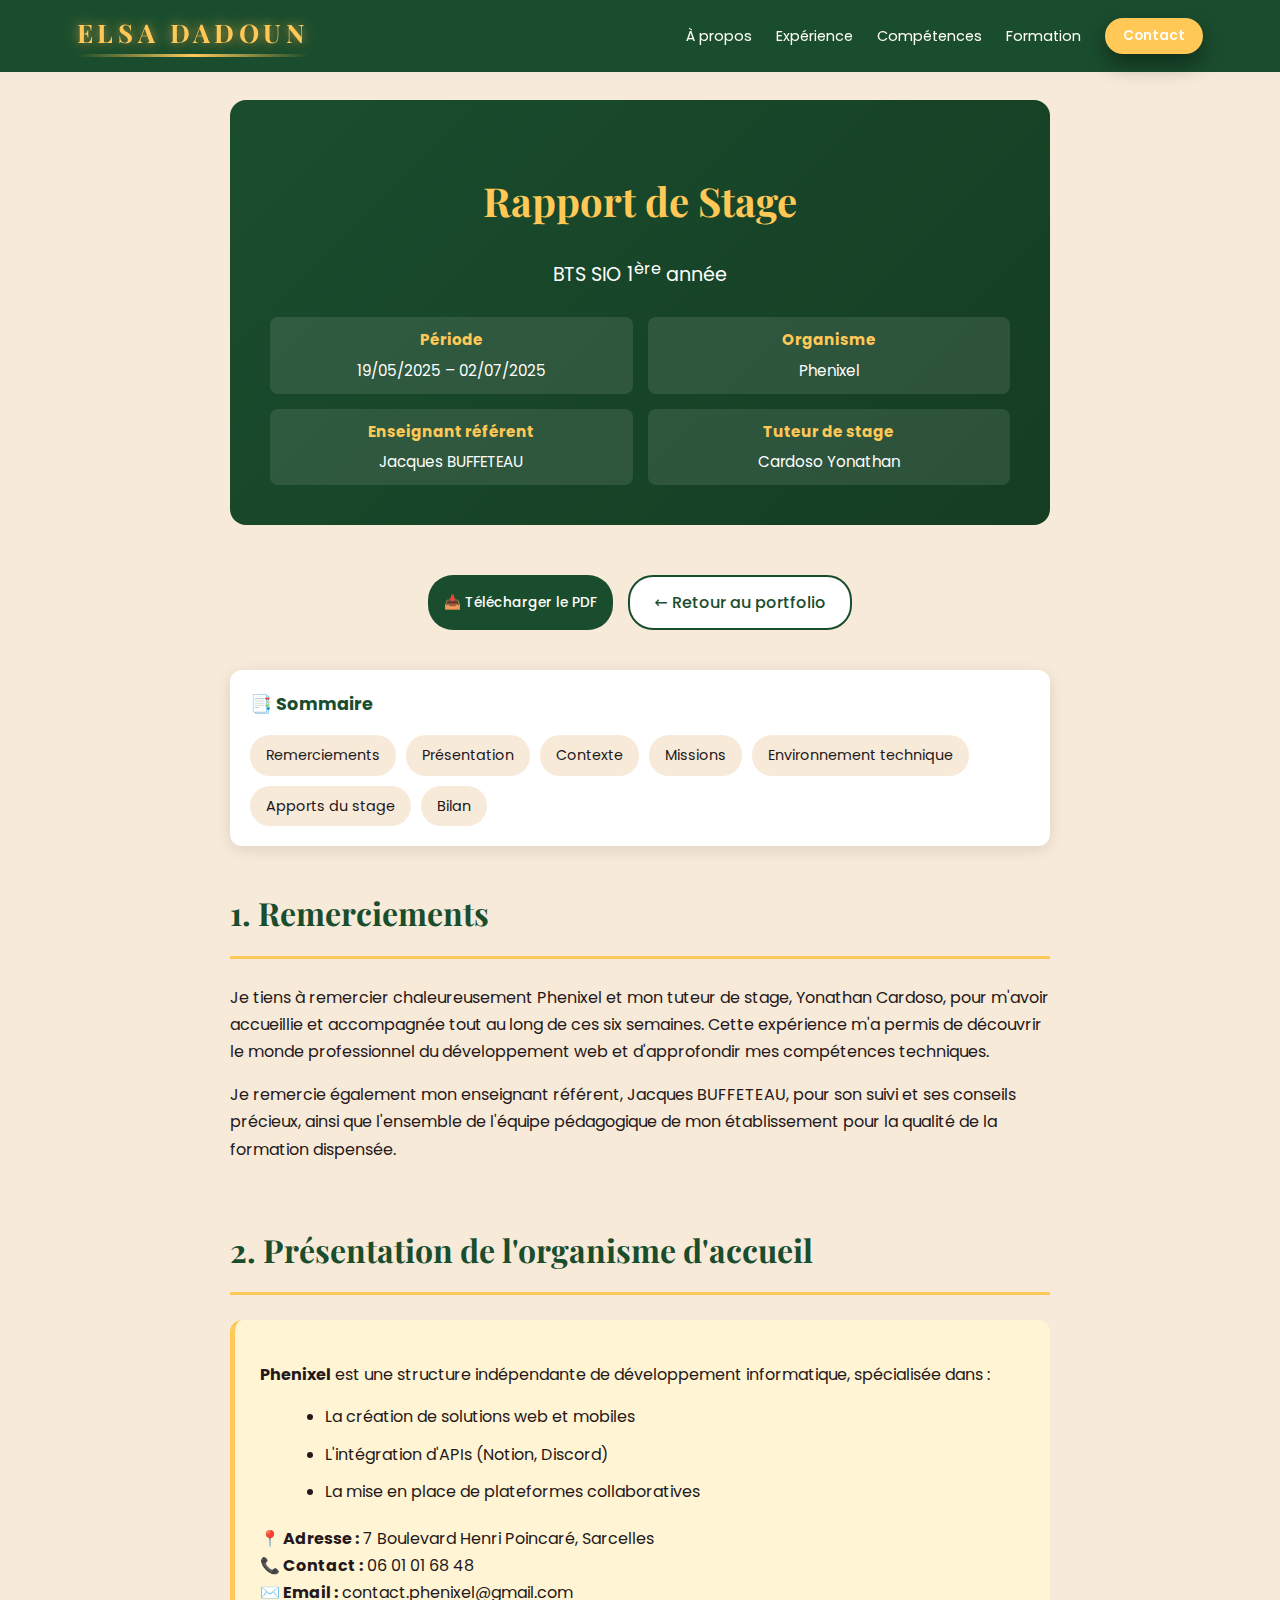
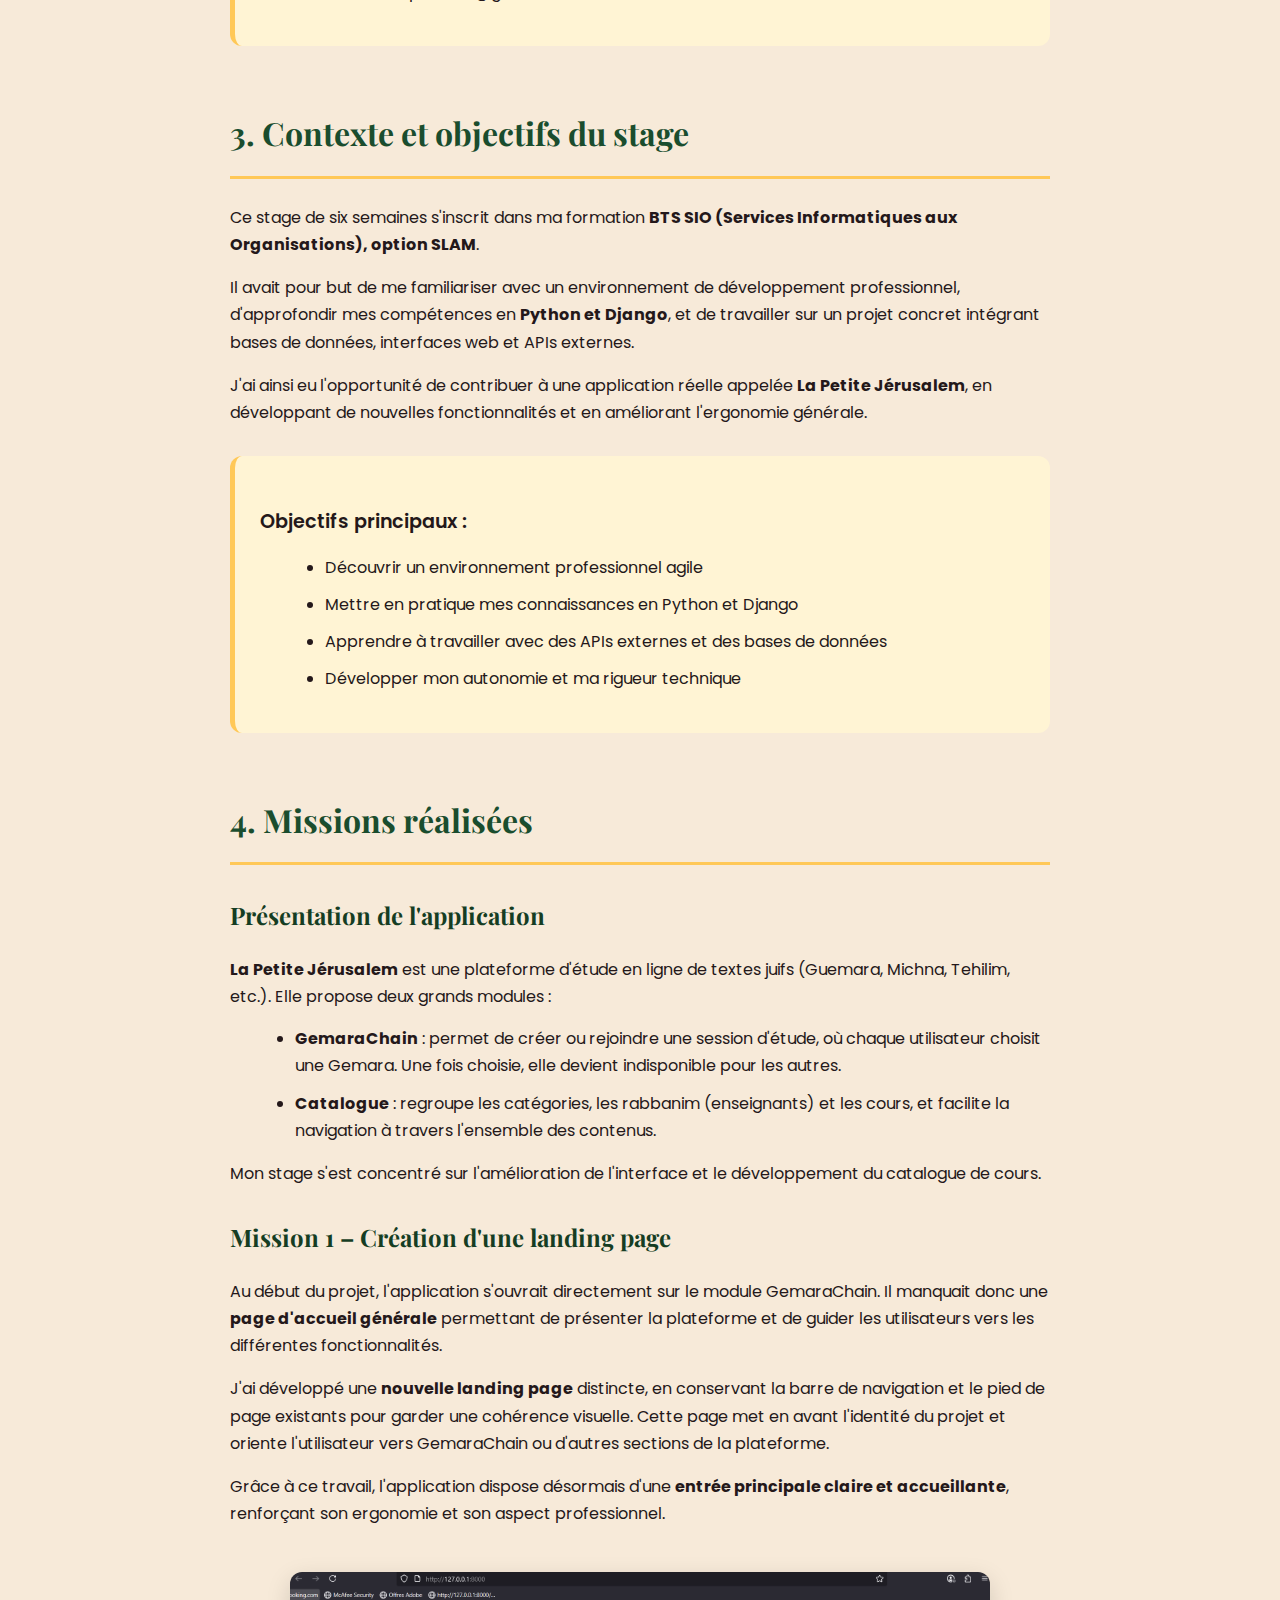
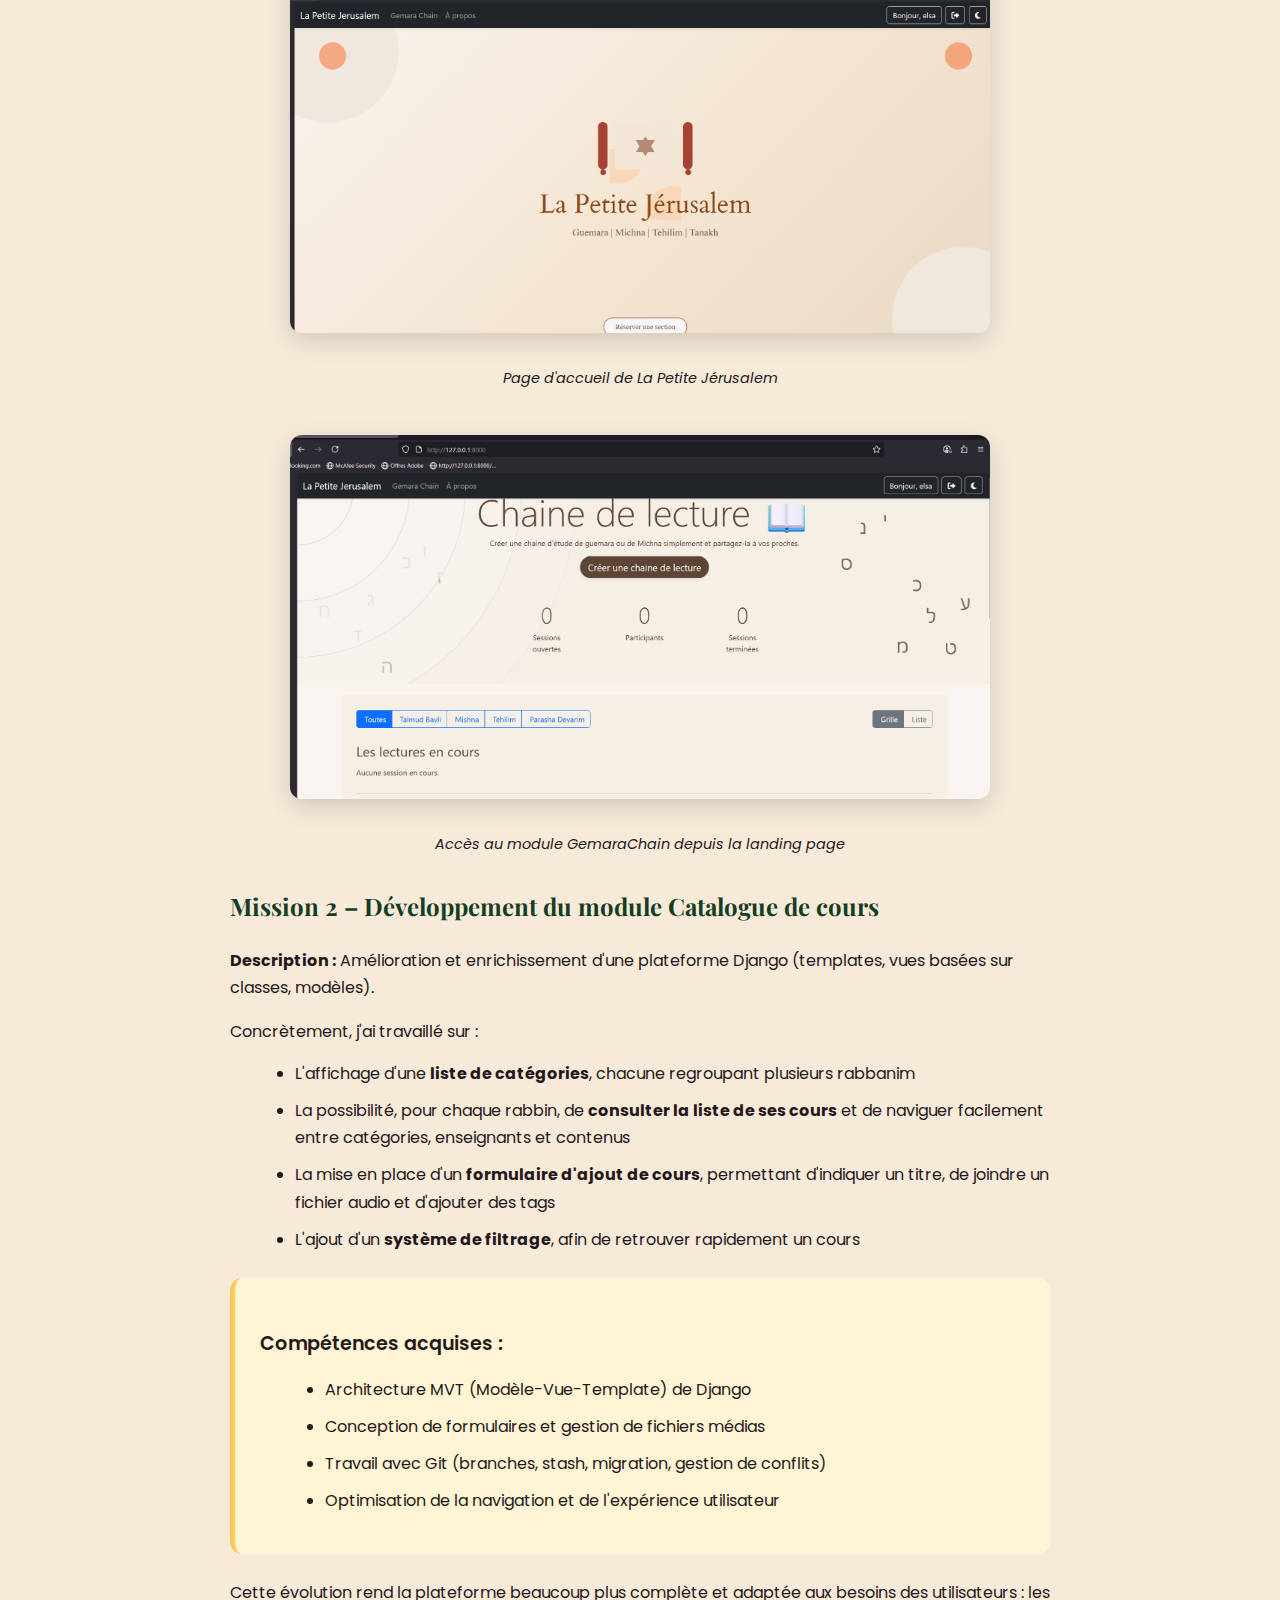
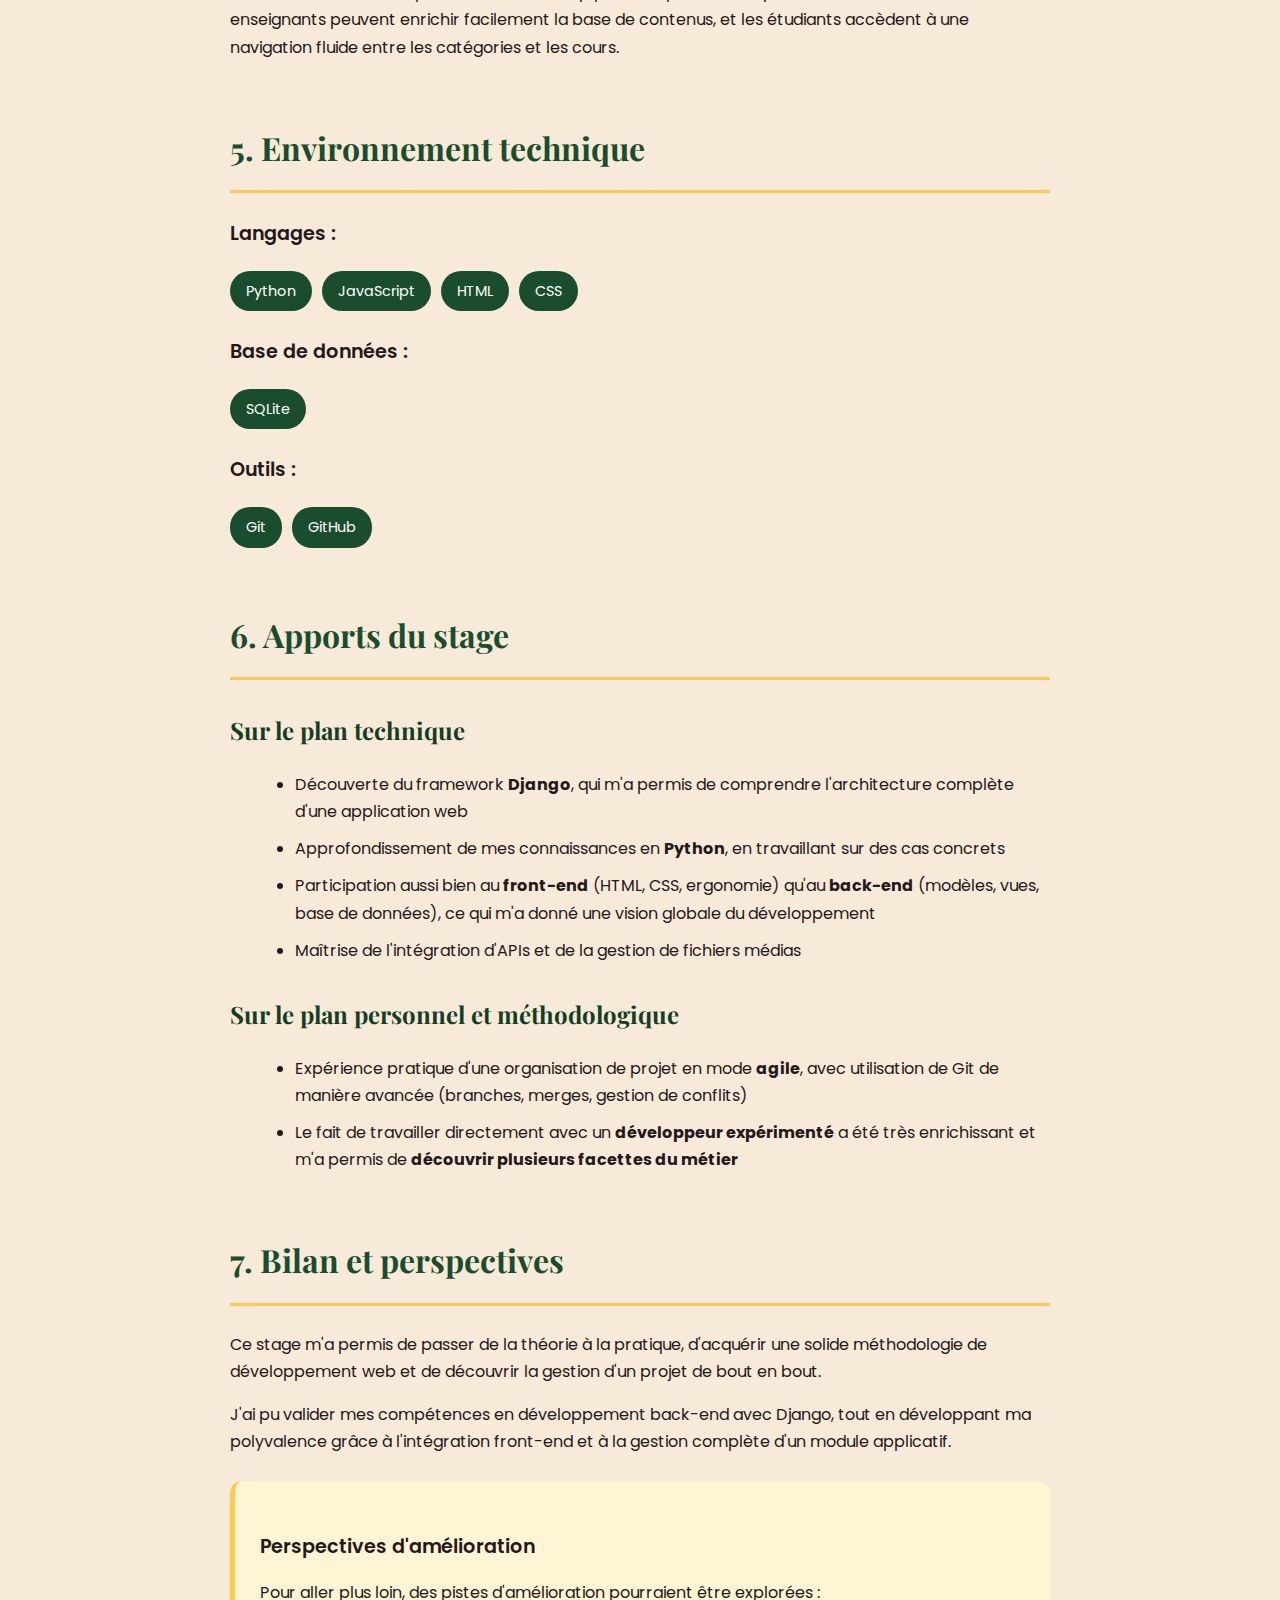
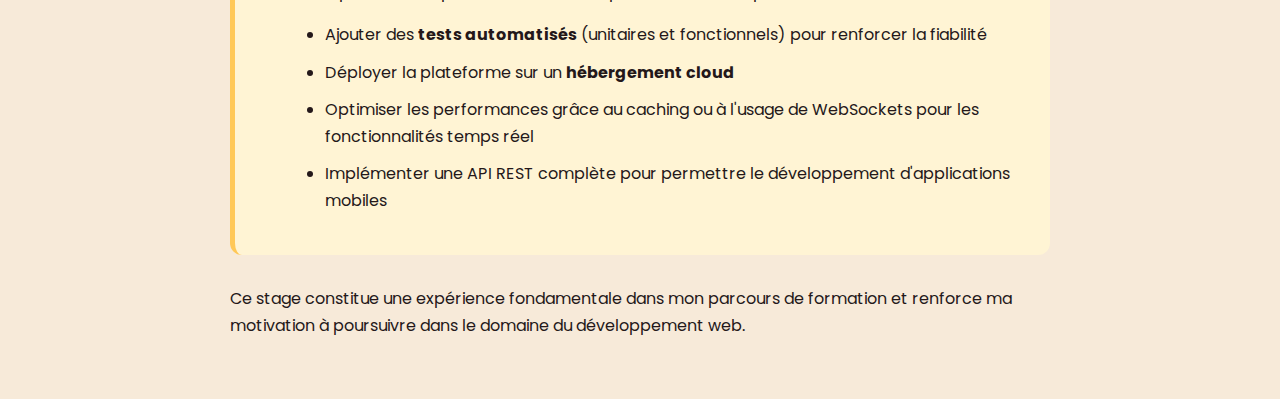
<file: rapport-stage.html>
<!doctype html>
<html lang="fr">
<head>
  <meta charset="utf-8">
  <title>Rapport de Stage – Elsa Dadoun</title>
  <meta name="viewport" content="width=device-width, initial-scale=1">
  <link href="https://fonts.googleapis.com/css2?family=Playfair+Display:wght@500;700&family=Poppins:wght@300;400;500;600&display=swap" rel="stylesheet">
  <link rel="stylesheet" href="assets/css/style.css">
  <style>
    .rapport-container {
      max-width: 900px;
      margin: 100px auto 60px;
      padding: 0 40px;
      line-height: 1.7;
    }

    .rapport-header {
      text-align: center;
      margin-bottom: 50px;
      padding: 40px;
      background: linear-gradient(135deg, var(--green-dark), var(--green-darker));
      color: white;
      border-radius: 16px;
    }

    .rapport-header h1 {
      font-family: 'Playfair Display', serif;
      font-size: 2.5rem;
      margin-bottom: 20px;
      color: var(--pink-main);
    }

    .rapport-info {
      display: grid;
      grid-template-columns: repeat(2, 1fr);
      gap: 15px;
      margin-top: 25px;
      font-size: 0.95rem;
    }

    .rapport-info-item {
      background: rgba(255, 255, 255, 0.1);
      padding: 10px 15px;
      border-radius: 8px;
    }

    .rapport-info-item strong {
      color: var(--pink-main);
      display: block;
      margin-bottom: 5px;
    }

    .rapport-nav {
      background: white;
      padding: 20px;
      border-radius: 12px;
      box-shadow: 0 4px 15px rgba(0,0,0,0.1);
      margin-bottom: 40px;
    }

    .rapport-nav h3 {
      margin: 0 0 15px 0;
      font-size: 1.1rem;
      color: var(--green-dark);
    }

    .rapport-nav ul {
      list-style: none;
      padding: 0;
      margin: 0;
      display: flex;
      flex-wrap: wrap;
      gap: 10px;
    }

    .rapport-nav li a {
      display: block;
      padding: 8px 16px;
      background: var(--cream);
      color: var(--text-main);
      text-decoration: none;
      border-radius: 20px;
      font-size: 0.9rem;
      transition: all 0.3s;
    }

    .rapport-nav li a:hover {
      background: var(--pink-main);
      color: var(--green-dark);
      transform: translateY(-2px);
    }

    .rapport-section {
      margin-bottom: 60px;
      scroll-margin-top: 100px;
    }

    .rapport-section h2 {
      font-family: 'Playfair Display', serif;
      font-size: 2rem;
      color: var(--green-dark);
      margin-bottom: 25px;
      padding-bottom: 15px;
      border-bottom: 3px solid var(--pink-main);
    }

    .rapport-section h3 {
      font-family: 'Playfair Display', serif;
      font-size: 1.5rem;
      color: var(--green-darker);
      margin: 30px 0 20px;
    }

    .rapport-section h4 {
      font-size: 1.2rem;
      color: var(--text-main);
      margin: 25px 0 15px;
      font-weight: 600;
    }

    .rapport-section p {
      margin-bottom: 15px;
      color: var(--text-main);
    }

    .rapport-section ul, .rapport-section ol {
      margin: 15px 0 15px 25px;
      color: var(--text-main);
    }

    .rapport-section li {
      margin-bottom: 10px;
    }

    .highlight-box {
      background: #fff4d4;
      padding: 25px;
      border-radius: 12px;
      border-left: 5px solid var(--pink-main);
      margin: 25px 0;
    }

    .tech-list {
      display: flex;
      flex-wrap: wrap;
      gap: 10px;
      margin: 20px 0;
    }

    .tech-item {
      padding: 8px 16px;
      background: var(--green-dark);
      color: white;
      border-radius: 20px;
      font-size: 0.9rem;
    }

    .image-container {
      margin: 30px 0;
      text-align: center;
    }

    .image-container img {
      max-width: 100%;
      height: auto;
      border-radius: 12px;
      box-shadow: 0 8px 25px rgba(0,0,0,0.15);
      margin: 15px auto;
    }

    .image-caption {
      margin-top: 10px;
      font-style: italic;
      color: #666;
      font-size: 0.9rem;
    }

    .rapport-actions {
      display: flex;
      gap: 15px;
      justify-content: center;
      margin: 40px 0;
      flex-wrap: wrap;
    }

    .rapport-btn {
      display: inline-flex;
      align-items: center;
      gap: 8px;
      padding: 12px 24px;
      background: var(--green-dark);
      color: white;
      text-decoration: none;
      border-radius: 25px;
      font-weight: 500;
      transition: all 0.3s;
    }

    .rapport-btn:hover {
      background: var(--green-darker);
      transform: translateY(-2px);
    }

    .rapport-btn--secondary {
      background: white;
      color: var(--green-dark);
      border: 2px solid var(--green-dark);
    }

    .rapport-btn--secondary:hover {
      background: var(--cream);
    }

    .rapport-btn--small {
      padding: 8px 16px;
      font-size: 0.85rem;
    }

    @media (max-width: 768px) {
      .rapport-container {
        padding: 0 20px;
        margin-top: 80px;
      }

      .rapport-header h1 {
        font-size: 1.8rem;
      }

      .rapport-section h2 {
        font-size: 1.5rem;
      }

      .rapport-nav ul {
        flex-direction: column;
      }
    }
  </style>
</head>
<body>

  <!-- HEADER NAV -->
  <header class="topbar">
    <div class="topbar__logo"><a href="index.html" style="color: inherit; text-decoration: none;">Elsa Dadoun</a></div>
    <nav class="topbar__nav">
      <a href="index.html#about">À propos</a>
      <a href="index.html#experience">Expérience</a>
      <a href="index.html#skills">Compétences</a>
      <a href="index.html#education">Formation</a>
      <a href="index.html#contact" class="btn-pill btn-pill--small">Contact</a>
    </nav>
  </header>

  <main>
    <div class="rapport-container">
      
      <!-- En-tête du rapport -->
      <div class="rapport-header">
        <h1>Rapport de Stage</h1>
        <p style="font-size: 1.2rem; margin: 10px 0;">BTS SIO 1<sup>ère</sup> année</p>
        
        <div class="rapport-info">
          <div class="rapport-info-item">
            <strong>Période</strong>
            19/05/2025 – 02/07/2025
          </div>
          <div class="rapport-info-item">
            <strong>Organisme</strong>
            Phenixel
          </div>
          <div class="rapport-info-item">
            <strong>Enseignant référent</strong>
            Jacques BUFFETEAU
          </div>
          <div class="rapport-info-item">
            <strong>Tuteur de stage</strong>
            Cardoso Yonathan
          </div>
        </div>
      </div>

      <!-- Actions -->
      <div class="rapport-actions">
        <a href="documents/rapport-stage-phenixel.pdf" download class="rapport-btn rapport-btn--small">
          📥 Télécharger le PDF
        </a>
        <a href="index.html#experience" class="rapport-btn rapport-btn--secondary">
          ← Retour au portfolio
        </a>
      </div>

      <!-- Navigation sommaire -->
      <nav class="rapport-nav">
        <h3>📑 Sommaire</h3>
        <ul>
          <li><a href="#remerciements">Remerciements</a></li>
          <li><a href="#presentation">Présentation</a></li>
          <li><a href="#contexte">Contexte</a></li>
          <li><a href="#missions">Missions</a></li>
          <li><a href="#environnement">Environnement technique</a></li>
          <li><a href="#apports">Apports du stage</a></li>
          <li><a href="#bilan">Bilan</a></li>
        </ul>
      </nav>

      <!-- Section 1 : Remerciements -->
      <section class="rapport-section" id="remerciements">
        <h2>1. Remerciements</h2>
        <p>
          Je tiens à remercier chaleureusement Phenixel et mon tuteur de stage, Yonathan Cardoso, 
          pour m'avoir accueillie et accompagnée tout au long de ces six semaines. 
          Cette expérience m'a permis de découvrir le monde professionnel du développement web 
          et d'approfondir mes compétences techniques.
        </p>
        <p>
          Je remercie également mon enseignant référent, Jacques BUFFETEAU, pour son suivi 
          et ses conseils précieux, ainsi que l'ensemble de l'équipe pédagogique de mon établissement 
          pour la qualité de la formation dispensée.
        </p>
      </section>

      <!-- Section 2 : Présentation -->
      <section class="rapport-section" id="presentation">
        <h2>2. Présentation de l'organisme d'accueil</h2>
        <div class="highlight-box">
          <p>
            <strong>Phenixel</strong> est une structure indépendante de développement informatique, 
            spécialisée dans :
          </p>
          <ul>
            <li>La création de solutions web et mobiles</li>
            <li>L'intégration d'APIs (Notion, Discord)</li>
            <li>La mise en place de plateformes collaboratives</li>
          </ul>
          <p style="margin-top: 20px;">
            <strong>📍 Adresse :</strong> 7 Boulevard Henri Poincaré, Sarcelles<br>
            <strong>📞 Contact :</strong> 06 01 01 68 48<br>
            <strong>✉️ Email :</strong> contact.phenixel@gmail.com
          </p>
        </div>
      </section>

      <!-- Section 3 : Contexte -->
      <section class="rapport-section" id="contexte">
        <h2>3. Contexte et objectifs du stage</h2>
        <p>
          Ce stage de six semaines s'inscrit dans ma formation <strong>BTS SIO 
          (Services Informatiques aux Organisations), option SLAM</strong>.
        </p>
        <p>
          Il avait pour but de me familiariser avec un environnement de développement professionnel, 
          d'approfondir mes compétences en <strong>Python et Django</strong>, et de travailler sur 
          un projet concret intégrant bases de données, interfaces web et APIs externes.
        </p>
        <p>
          J'ai ainsi eu l'opportunité de contribuer à une application réelle appelée 
          <strong>La Petite Jérusalem</strong>, en développant de nouvelles fonctionnalités 
          et en améliorant l'ergonomie générale.
        </p>
        
        <div class="highlight-box" style="margin-top: 30px;">
          <h4>Objectifs principaux :</h4>
          <ul>
            <li>Découvrir un environnement professionnel agile</li>
            <li>Mettre en pratique mes connaissances en Python et Django</li>
            <li>Apprendre à travailler avec des APIs externes et des bases de données</li>
            <li>Développer mon autonomie et ma rigueur technique</li>
          </ul>
        </div>
      </section>

      <!-- Section 4 : Missions -->
      <section class="rapport-section" id="missions">
        <h2>4. Missions réalisées</h2>
        
        <h3>Présentation de l'application</h3>
        <p>
          <strong>La Petite Jérusalem</strong> est une plateforme d'étude en ligne de textes juifs 
          (Guemara, Michna, Tehilim, etc.). Elle propose deux grands modules :
        </p>
        <ul>
          <li>
            <strong>GemaraChain</strong> : permet de créer ou rejoindre une session d'étude, 
            où chaque utilisateur choisit une Gemara. Une fois choisie, elle devient indisponible 
            pour les autres.
          </li>
          <li>
            <strong>Catalogue</strong> : regroupe les catégories, les rabbanim (enseignants) 
            et les cours, et facilite la navigation à travers l'ensemble des contenus.
          </li>
        </ul>
        <p>
          Mon stage s'est concentré sur l'amélioration de l'interface et le développement 
          du catalogue de cours.
        </p>

        <!-- Mission 1 -->
        <h3>Mission 1 – Création d'une landing page</h3>
        <p>
          Au début du projet, l'application s'ouvrait directement sur le module GemaraChain. 
          Il manquait donc une <strong>page d'accueil générale</strong> permettant de présenter 
          la plateforme et de guider les utilisateurs vers les différentes fonctionnalités.
        </p>
        <p>
          J'ai développé une <strong>nouvelle landing page</strong> distincte, en conservant 
          la barre de navigation et le pied de page existants pour garder une cohérence visuelle. 
          Cette page met en avant l'identité du projet et oriente l'utilisateur vers GemaraChain 
          ou d'autres sections de la plateforme.
        </p>
        <p>
          Grâce à ce travail, l'application dispose désormais d'une <strong>entrée principale 
          claire et accueillante</strong>, renforçant son ergonomie et son aspect professionnel.
        </p>

        <div class="image-container">
          <img src="assets/images/mission1-1.png" alt="Page d'accueil La Petite Jérusalem" style="max-width: 700px;">
          <p class="image-caption">Page d'accueil de La Petite Jérusalem</p>
        </div>

        <div class="image-container">
          <img src="assets/images/mission1-2.png" alt="Module GemaraChain" style="max-width: 700px;">
          <p class="image-caption"> Accès au module GemaraChain depuis la landing page </p>
        </div>

        <!-- Mission 2 -->
        <h3>Mission 2 – Développement du module Catalogue de cours</h3>
        <p>
          <strong>Description :</strong> Amélioration et enrichissement d'une plateforme Django 
          (templates, vues basées sur classes, modèles).
        </p>
        <p>Concrètement, j'ai travaillé sur : </p>
        <ul>
          <li>
            L'affichage d'une <strong>liste de catégories</strong>, chacune regroupant 
            plusieurs rabbanim
          </li>
          <li>
            La possibilité, pour chaque rabbin, de <strong>consulter la liste de ses cours</strong> 
            et de naviguer facilement entre catégories, enseignants et contenus
          </li>
          <li>
            La mise en place d'un <strong>formulaire d'ajout de cours</strong>, permettant 
            d'indiquer un titre, de joindre un fichier audio et d'ajouter des tags
          </li>
          <li>
            L'ajout d'un <strong>système de filtrage</strong>, afin de retrouver rapidement 
            un cours
          </li>
        </ul>
     
        <div class="highlight-box">
          <h4>Compétences acquises :</h4>
          <ul>
            <li>Architecture MVT (Modèle-Vue-Template) de Django</li>
            <li>Conception de formulaires et gestion de fichiers médias</li>
            <li>Travail avec Git (branches, stash, migration, gestion de conflits)</li>
            <li>Optimisation de la navigation et de l'expérience utilisateur</li>
          </ul>
        </div>

        <p>
          Cette évolution rend la plateforme beaucoup plus complète et adaptée aux besoins 
          des utilisateurs : les enseignants peuvent enrichir facilement la base de contenus, 
          et les étudiants accèdent à une navigation fluide entre les catégories et les cours.
        </p>
      </section>

      <!-- Section 5 : Environnement technique -->
      <section class="rapport-section" id="environnement">
        <h2>5. Environnement technique</h2>
        
    
        <h4>Langages :</h4>
        <div class="tech-list">
          <span class="tech-item">Python</span>
          <span class="tech-item">JavaScript</span>
          <span class="tech-item">HTML</span>
          <span class="tech-item">CSS</span>
        </div>

    

        <h4>Base de données :</h4>
        <div class="tech-list">
          <span class="tech-item">SQLite </span>
        </div>

        <h4>Outils :</h4>
        <div class="tech-list">
          <span class="tech-item">Git</span>
          <span class="tech-item">GitHub</span>
        </div>
      </section>

      <!-- Section 6 : Apports -->
      <section class="rapport-section" id="apports">
        <h2>6. Apports du stage</h2>
        
        <h3>Sur le plan technique</h3>
        <ul>
          <li>
            Découverte du framework <strong>Django</strong>, qui m'a permis de comprendre 
            l'architecture complète d'une application web
          </li>
          <li>
            Approfondissement de mes connaissances en <strong>Python</strong>, 
            en travaillant sur des cas concrets
          </li>
          <li>
            Participation aussi bien au <strong>front-end</strong> (HTML, CSS, ergonomie) 
            qu'au <strong>back-end</strong> (modèles, vues, base de données), 
            ce qui m'a donné une vision globale du développement
          </li>
          <li>
            Maîtrise de l'intégration d'APIs et de la gestion de fichiers médias
          </li>
        </ul>

        <h3>Sur le plan personnel et méthodologique</h3>
        <ul>
          <li>
            Expérience pratique d'une organisation de projet en mode <strong>agile</strong>, 
            avec utilisation de Git de manière avancée 
            (branches, merges, gestion de conflits)
          </li>
          <li>
            Le fait de travailler directement avec un <strong>développeur expérimenté</strong> 
            a été très enrichissant et m'a permis de <strong>découvrir plusieurs facettes du métier</strong>
          </li>
        </ul>
      </section>

      <!-- Section 7 : Bilan -->
      <section class="rapport-section" id="bilan">
        <h2>7. Bilan et perspectives</h2>
        <p>
          Ce stage m'a permis de passer de la théorie à la pratique, d'acquérir une solide 
          méthodologie de développement web et de découvrir la gestion d'un projet de bout en bout.
        </p>
        <p>
          J'ai pu valider mes compétences en développement back-end avec Django, tout en 
          développant ma polyvalence grâce à l'intégration front-end et à la gestion complète 
          d'un module applicatif.
        </p>
        
        <div class="highlight-box">
          <h4>
            Perspectives d'amélioration </h4>
          <p>
            Pour aller plus loin, des pistes d'amélioration pourraient être explorées :</p>
          <ul>
            <li>
              Ajouter des <strong>tests automatisés</strong> (unitaires et fonctionnels) 
              pour renforcer la fiabilité
            </li>
            <li>
              Déployer la plateforme sur un <strong>hébergement cloud</strong> 
            </li>
            <li> 
              Optimiser les performances grâce au caching ou à l'usage de WebSockets 
              pour les fonctionnalités temps réel </li>
            <li>
              Implémenter une API REST complète pour permettre le développement 
              d'applications mobiles
            </li>
          </ul>
        </div>

        <p style="margin-top: 30px;">
          Ce stage constitue une expérience fondamentale dans mon parcours de formation 
          et renforce ma motivation à poursuivre dans le domaine du développement web.
        </p>
      </section>

    </div>
  </main>

  <script src="assets/js/main.js"></script>
</body>
</html>
</file>
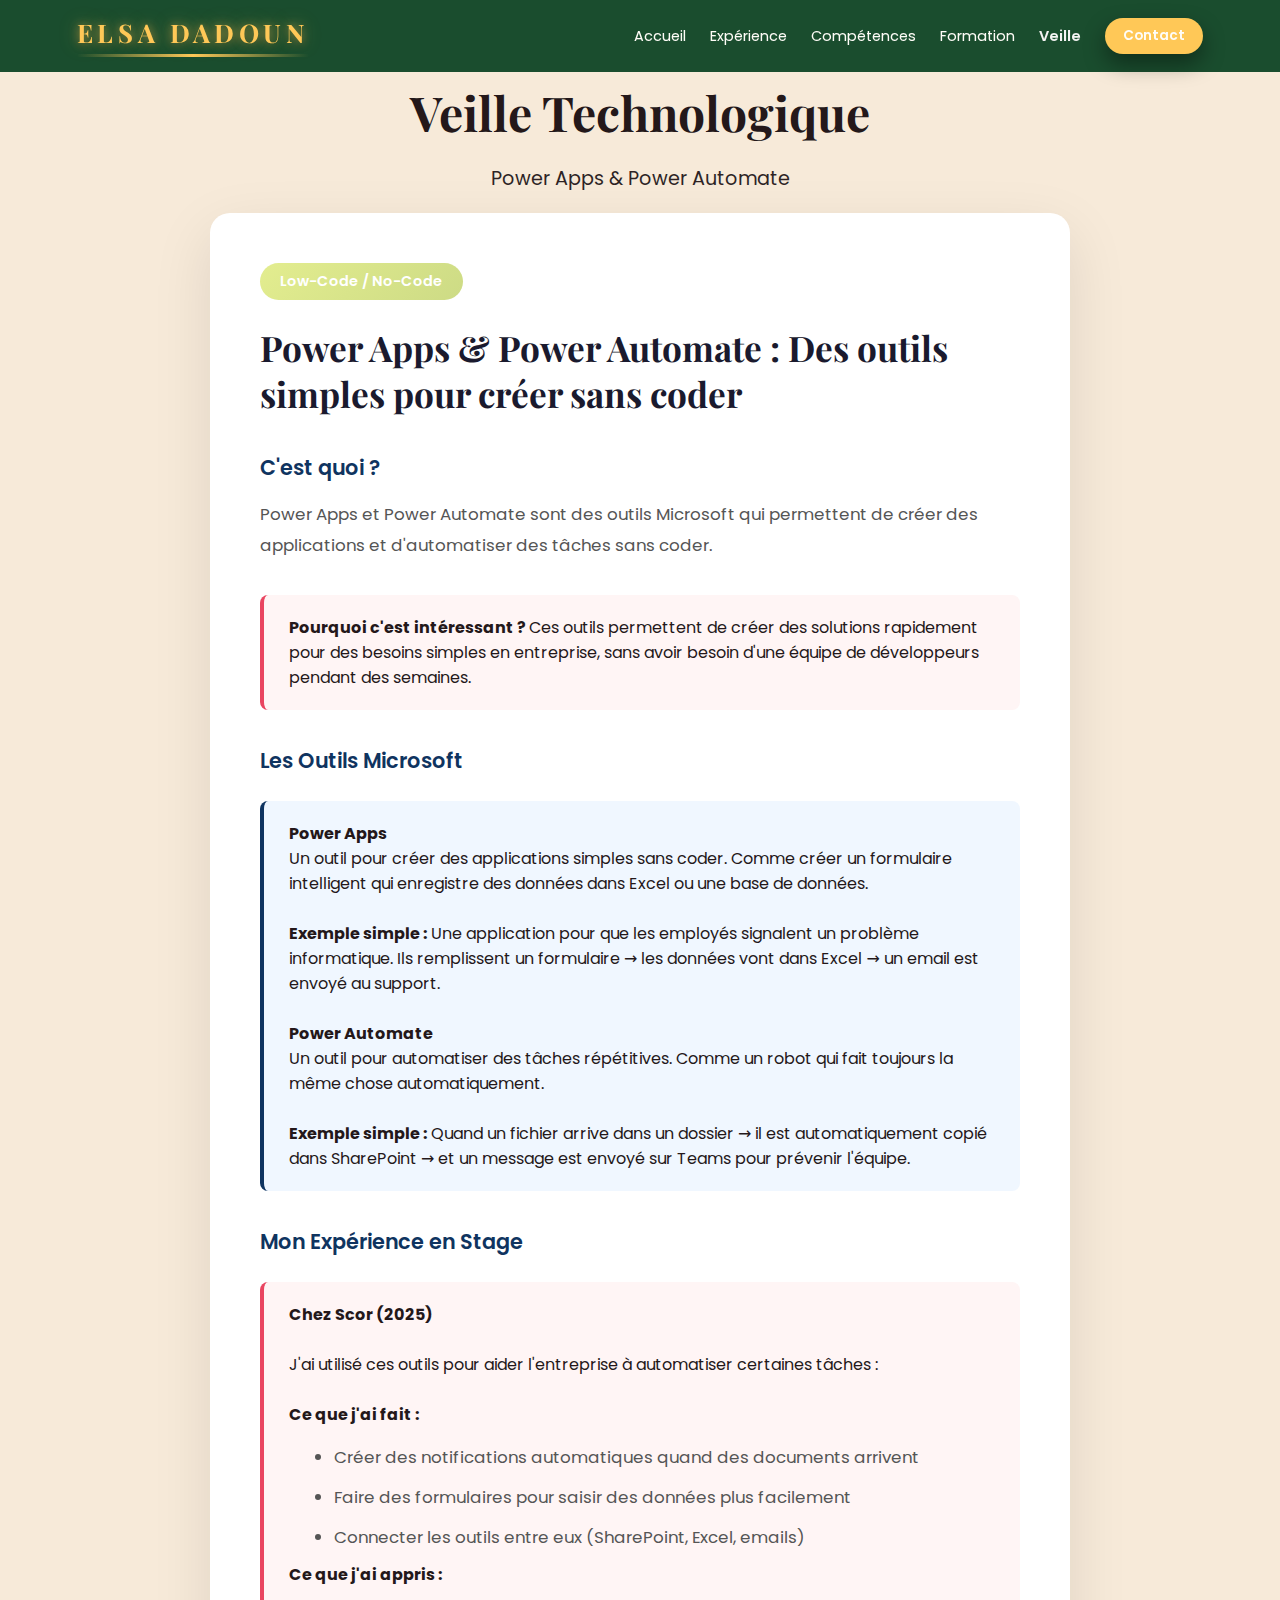
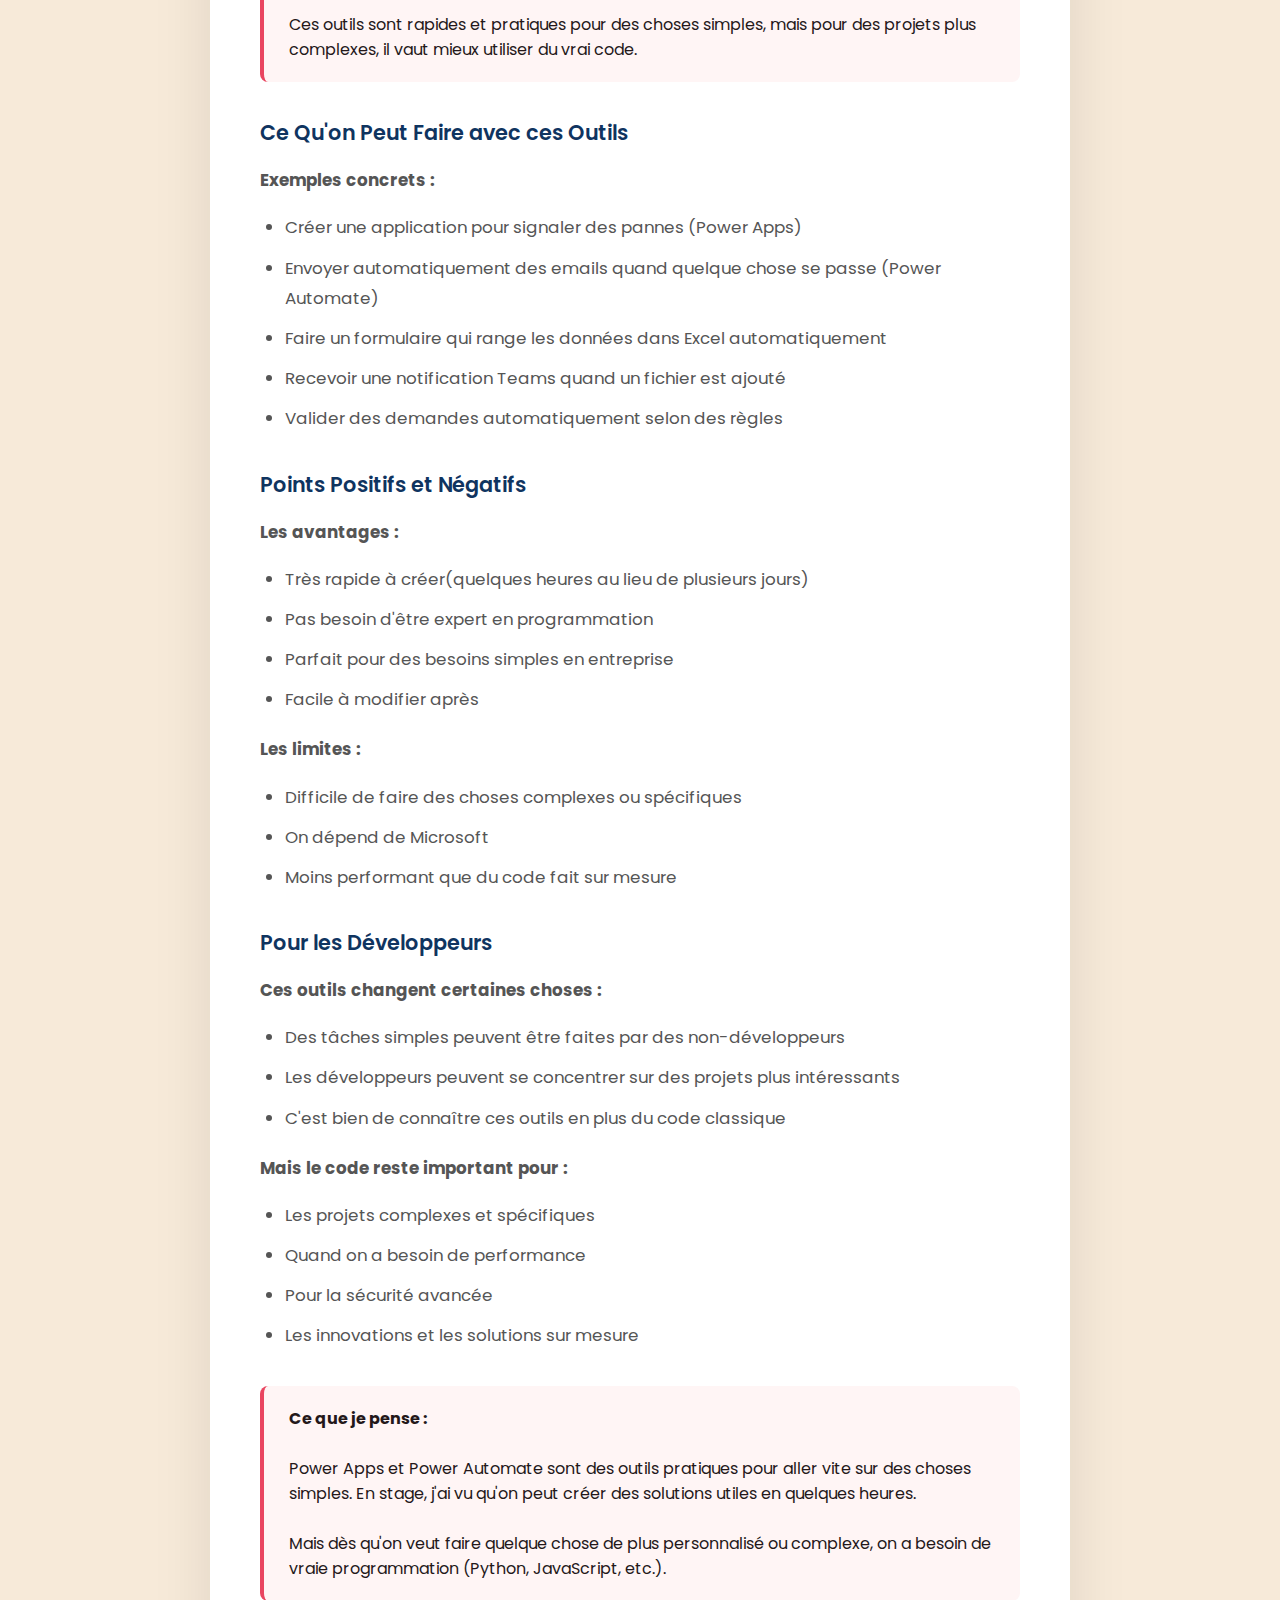
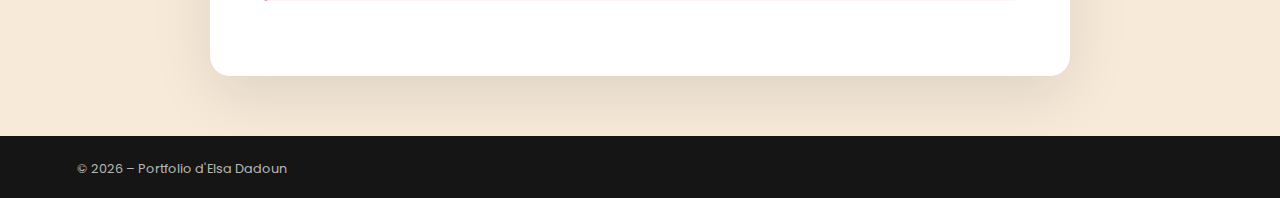
<file: veille.html>
<!doctype html>
<html lang="fr">
<head>
  <meta charset="utf-8">
  <title>Veille Technologique – Elsa Dadoun</title>
  <meta name="viewport" content="width=device-width, initial-scale=1">
  <link href="https://fonts.googleapis.com/css2?family=Playfair+Display:wght@500;700&family=Poppins:wght@300;400;500;600&display=swap" rel="stylesheet">
  <link rel="stylesheet" href="assets/css/style.css">
  <style>
    .veille-hero {
      background: var(--cream);
      color: var(--text-main);
      padding: 80px 20px 60px;
      text-align: center;
    }
    .veille-hero h1 {
      font-family: 'Playfair Display', serif;
      font-size: 3rem;
      margin: 0 0 20px;
      font-weight: 700;
    }
    .veille-hero p {
      font-size: 1.2rem;
      max-width: 700px;
      margin: 0 auto;
      opacity: 0.95;
    }
    .veille-content {
      max-width: 900px;
      margin: -40px auto 60px;
      padding: 0 20px;
    }
    .main-card {
      background: white;
      border-radius: 20px;
      padding: 50px;
      box-shadow: 0 20px 60px rgba(0,0,0,0.1);
    }
    .topic-badge {
      display: inline-block;
      background: linear-gradient(135deg, #e3ed8f 0%, #cddb85 100%);
      color: white;
      padding: 8px 20px;
      border-radius: 25px;
      font-size: 0.9rem;
      font-weight: 600;
      margin-bottom: 25px;
    }
    .main-title {
      font-family: 'Playfair Display', serif;
      font-size: 2.2rem;
      color: #1a1a2e;
      margin: 0 0 30px;
      line-height: 1.3;
    }
    .content-section {
      margin: 35px 0;
    }
    .content-section h3 {
      color: #0f3460;
      font-size: 1.3rem;
      margin: 0 0 15px;
      font-weight: 600;
    }
    .content-section p, .content-section ul {
      line-height: 1.8;
      color: #555;
      font-size: 1.05rem;
    }
    .content-section ul {
      padding-left: 25px;
    }
    .content-section li {
      margin: 10px 0;
    }
    .highlight-box {
      background: #fff5f5;
      border-left: 4px solid #e94560;
      padding: 20px 25px;
      margin: 25px 0;
      border-radius: 8px;
    }
    .tags {
      display: flex;
      flex-wrap: wrap;
      gap: 10px;
      margin-top: 35px;
      padding-top: 35px;
      border-top: 2px solid #f0f0f0;
    }
    .tag {
      background: #f5f5f5;
      padding: 8px 16px;
      border-radius: 20px;
      font-size: 0.9rem;
      color: #1a1a2e;
      transition: all 0.3s;
    }
    .tag:hover {
      background: #0f3460;
      color: white;
    }
    .sources {
      background: #f8f9fa;
      padding: 40px;
      border-radius: 15px;
      margin-top: 40px;
    }
    .sources h3 {
      margin-top: 0;
      color: #1a1a2e;
      font-size: 1.3rem;
    }
    .sources-grid {
      display: grid;
      grid-template-columns: repeat(auto-fit, minmax(200px, 1fr));
      gap: 20px;
      margin-top: 20px;
    }
    .source-item {
      display: flex;
      align-items: center;
      gap: 10px;
      color: #555;
      font-size: 0.95rem;
    }
    @media (max-width: 768px) {
      .veille-hero h1 { font-size: 2rem; }
      .main-card { padding: 30px 25px; }
      .main-title { font-size: 1.6rem; }
    }
  </style>
</head>
<body>

<header class="topbar">
  <div class="topbar__logo">Elsa Dadoun</div>
  <nav class="topbar__nav">
    <a href="index.html">Accueil</a>
    <a href="index.html#experience">Expérience</a>
    <a href="index.html#skills">Compétences</a>
    <a href="index.html#education">Formation</a>
    <a href="veille.html" style="color: #f4f4f3; font-weight: 600;">Veille</a>
    <a href="index.html#contact" class="btn-pill btn-pill--small">Contact</a>
  </nav>
</header>

<div class="veille-hero">
  <h1>Veille Technologique</h1>
  <p>Power Apps & Power Automate</p>
</div>

<div class="veille-content">
  <div class="main-card">
    <span class="topic-badge"> Low-Code / No-Code</span>
    
  <h2 class="main-title">Power Apps & Power Automate : Des outils simples pour créer sans coder</h2>

    <div class="content-section">
      <h3> C'est quoi ?</h3>
      <p>
        Power Apps et Power Automate sont des outils Microsoft qui permettent de créer des applications 
        et d'automatiser des tâches sans coder.
      </p>
    </div>

    <div class="highlight-box">
      <strong> Pourquoi c'est intéressant ? </strong> Ces outils permettent de créer des solutions rapidement 
      pour des besoins simples en entreprise, sans avoir besoin d'une équipe de développeurs pendant des semaines.
    </div>  

    <div class="content-section">
      <h3> Les Outils Microsoft</h3>
      <div class="highlight-box" style="background: #f0f7ff; border-left-color: #0f3460;">
        <strong> Power Apps</strong><br>
        Un outil pour créer des applications simples sans coder. Comme créer un formulaire intelligent 
        qui enregistre des données dans Excel ou une base de données.
        <br><br>
        <strong>Exemple simple :</strong> Une application pour que les employés signalent un problème informatique. 
        Ils remplissent un formulaire → les données vont dans Excel → un email est envoyé au support.
        <br><br>
        <strong> Power Automate</strong><br>
        Un outil pour automatiser des tâches répétitives. Comme un robot qui fait toujours la même chose automatiquement.
        <br><br>
        <strong>Exemple simple :</strong> Quand un fichier arrive dans un dossier → il est automatiquement copié 
        dans SharePoint → et un message est envoyé sur Teams pour prévenir l'équipe.
      </div>
    </div>

    <div class="content-section">
      <h3> Mon Expérience en Stage</h3>
      <div class="highlight-box" style="background: #fff5f5; border-left-color: #e94560;">
        <strong> Chez Scor (2025)</strong><br><br>
        J'ai utilisé ces outils pour aider l'entreprise à automatiser certaines tâches :
        <br><br>
        <strong> Ce que j'ai fait :</strong>
        <ul style="margin: 15px 0 10px 20px;">
          <li>Créer des notifications automatiques quand des documents arrivent</li>
          <li>Faire des formulaires pour saisir des données plus facilement</li>
          <li>Connecter les outils entre eux (SharePoint, Excel, emails)</li>
        </ul>
        <strong> Ce que j'ai appris :</strong><br><br>Ces outils sont rapides et pratiques pour des choses simples, 
        mais pour des projets plus complexes, il vaut mieux utiliser du vrai code.
      </div>
    </div>

    <div class="content-section">
      <h3> Ce Qu'on Peut Faire avec ces Outils</h3>
      <p><strong>Exemples concrets :</strong></p>
      <ul>
        <li> Créer une application pour signaler des pannes (Power Apps)</li>
        <li> Envoyer automatiquement des emails quand quelque chose se passe (Power Automate)</li>
        <li> Faire un formulaire qui range les données dans Excel automatiquement</li>
        <li> Recevoir une notification Teams quand un fichier est ajouté</li>
        <li> Valider des demandes automatiquement selon des règles</li>
      </ul>
    </div>

    <div class="content-section">
      <h3> Points Positifs et Négatifs</h3>
      <p><strong> Les avantages :</strong></p>
      <ul>
        <li>Très rapide à créer(quelques heures au lieu de plusieurs jours)</li>
        <li>Pas besoin d'être expert en programmation</li>
        <li>Parfait pour des besoins simples en entreprise</li>
        <li>Facile à modifier après</li>
      </ul>
      <p style="margin-top: 20px;"><strong> Les limites :</strong></p>
      <ul>
        <li>Difficile de faire des choses complexes ou spécifiques</li>
        <li>On dépend de Microsoft </li>
        <li>Moins performant que du code fait sur mesure</li>
      </ul>
    </div>

    <div class="content-section">
      <h3> Pour les Développeurs</h3>
      <p><strong>Ces outils changent certaines choses :</strong></p>
      <ul>
        <li>Des tâches simples peuvent être faites par des non-développeurs</li>
        <li>Les développeurs peuvent se concentrer sur des projets plus intéressants</li>
        <li>C'est bien de connaître ces outils en plus du code classique</li>
      </ul>
      <p style="margin-top: 20px;"><strong>Mais le code reste important pour :</strong></p>
      <ul>
        <li>Les projets complexes et spécifiques</li>
        <li>Quand on a besoin de performance</li>
        <li>Pour la sécurité avancée</li>
        <li>Les innovations et les solutions sur mesure</li>
      </ul>
    </div>

    <div class="highlight-box">
      <strong> Ce que je pense :</strong><br><br>
      Power Apps et Power Automate sont des outils pratiques pour aller vite sur des choses simples. 
      En stage, j'ai vu qu'on peut créer des solutions utiles en quelques heures.
      <br><br>
      Mais dès qu'on veut faire quelque chose de plus personnalisé ou complexe, on a besoin de 
      vraie programmation (Python, JavaScript, etc.).
    </div>
  </div>
</div>

<footer class="footer">
  <span>© 2026 – Portfolio d'Elsa Dadoun</span>
</footer>

</body>
</html>
</file>
<file: assets/css/style.css>
:root {
  --green-dark: #1a4d2e;
  --green-darker: #153d23;

  /* jaune */
  --pink-main: #ffc857;   /* jaune principal (boutons, badges…) */
  --pink-soft: #ffe9b8;   /* jaune pâle */

  --cream: #f7ead9;
  --black: #151515;
  --text-main: #24181a;
  --text-light: #fffdf8;

  --radius-lg: 24px;
  --radius-md: 16px;
  --radius-sm: 10px;
  --shadow-soft: 0 16px 40px rgba(0, 0, 0, 0.25);
}

*,
*::before,
*::after {
  box-sizing: border-box;
}

html {
  scroll-behavior: smooth;
  scroll-padding-top: 90px; /* Offset pour la barre de navigation fixe */
}

body {
  margin: 0;
  font-family: "Poppins", system-ui, -apple-system, BlinkMacSystemFont, sans-serif;
  background: var(--cream);
  color: var(--text-main);
}

/* -------- TOPBAR -------- */

.topbar {
  position: fixed;
  inset: 0 0 auto 0;
  height: 72px;
  padding: 0 6vw;
  display: flex;
  align-items: center;
  justify-content: space-between;
  background: var(--green-dark);
  color: var(--text-light);
  z-index: 100;
}

.topbar__logo {
  font-family: "Playfair Display", Georgia, "Times New Roman", serif;
  font-weight: 700;
  letter-spacing: 0.18em;
  text-transform: uppercase;
  font-size: 1.6rem;
  color: var(--pink-main);
  text-shadow: 0 0 10px rgba(255, 200, 87, 0.6),
               0 0 20px rgba(255, 200, 87, 0.4),
               0 3px 8px rgba(0, 0, 0, 0.3);
  position: relative;
  padding-bottom: 8px;
  animation: shimmer 3s ease-in-out infinite;
}

.topbar__logo::after {
  content: "";
  position: absolute;
  bottom: 0;
  left: 0;
  width: 100%;
  height: 3px;
  background: linear-gradient(90deg, transparent, var(--pink-main), transparent);
  border-radius: 2px;
}

@keyframes shimmer {
  0%, 100% { text-shadow: 0 0 10px rgba(255, 200, 87, 0.6), 0 0 20px rgba(255, 200, 87, 0.4), 0 3px 8px rgba(0, 0, 0, 0.3); }
  50% { text-shadow: 0 0 15px rgba(255, 200, 87, 0.8), 0 0 30px rgba(255, 200, 87, 0.6), 0 3px 8px rgba(0, 0, 0, 0.3); }
}

.topbar__nav {
  display: flex;
  align-items: center;
  gap: 24px;
  font-size: 0.9rem;
}

.topbar__nav a {
  color: var(--text-light);
  text-decoration: none;
  position: relative;
}

.topbar__nav a::after {
  content: "";
  position: absolute;
  left: 0;
  bottom: -3px;
  width: 0;
  height: 2px;
  background: var(--pink-main); /* jaune */
  transition: width 0.25s;
}

.topbar__nav a:hover::after {
  width: 100%;
}

/* Boutons arrondis */

.btn-pill {
  border-radius: 999px;
  padding: 10px 20px;
  background: var(--pink-main); /* jaune */
  color: var(--black);
  border: none;
  font-weight: 600;
  cursor: pointer;
  text-decoration: none;
  box-shadow: 0 10px 22px rgba(0, 0, 0, 0.4);
}

.btn-pill--small {
  font-size: 0.85rem;
  padding: 8px 18px;
}

/* -------- HERO -------- */

.hero {
  margin-top: 72px;
  background: var(--green-dark);
  color: var(--text-light);
  position: relative;
  padding: 60px 6vw 80px;
  display: grid;
  grid-template-columns: minmax(0, 1.2fr) minmax(0, 1.3fr);
  gap: 30px;
}

.hero__left,
.hero__right {
  min-width: 0;
}

/* Image à gauche */

.hero__image-wrapper {
  position: relative;
  border-radius: var(--radius-lg);
  overflow: hidden;
  background: #fff0c9; /* jaune très clair autour de la photo */
  max-width: 95%;
  margin: 0 auto;
  box-shadow: var(--shadow-soft);
}

.hero__image {
  width: 100%;
  height: auto;
  object-fit: contain;
  mix-blend-mode: normal;
}

/* Titre PORTFOLIO à droite */

.hero__title-layer {
  position: relative;
  margin-top: 20px;
}

.hero__title-main {
  font-family: "Playfair Display", Georgia, "Times New Roman", serif;
  font-size: clamp(3.2rem, 6vw, 4.6rem);
  letter-spacing: 0.08em;
  margin: 0;
  color: var(--cream);
}

.hero__title-outline {
  position: absolute;
  left: 6px;
  top: 45%;
  display: flex;
  flex-direction: column;
  gap: 10px;
  font-size: clamp(3.1rem, 5vw, 4.2rem);
  color: transparent;
  -webkit-text-stroke: 1px rgba(255, 200, 87, 0.7); /* jaune en contour */
  text-stroke: 1px rgba(255, 200, 87, 0.7);
  opacity: 0.6;
}

.hero__title-outline span {
  line-height: 0.9;
}

/* Liens à droite */

.hero__links {
  margin-top: 200px;
  font-size: 0.9rem;
  display: flex;
  flex-direction: column;
  gap: 10px;
}

.hero__label {
  font-weight: 600;
  margin-bottom: 8px;
  font-size: 0.75rem;
  letter-spacing: 0.1em;
  text-transform: uppercase;
  color: rgba(255, 255, 255, 0.6);
}

.hero__link {
  display: inline-flex;
  align-items: center;
  gap: 10px;
  color: rgba(255, 255, 255, 0.75);
  text-decoration: none;
  font-size: 0.875rem;
  padding: 6px 0;
  transition: color 0.2s ease, transform 0.2s ease;
  max-width: fit-content;
}

.hero__link:hover {
  color: var(--pink-soft);
  transform: translateX(4px);
}

.hero__link-icon {
  font-size: 1rem;
  opacity: 0.7;
  transition: opacity 0.2s ease, transform 0.2s ease;
}

.hero__link:hover .hero__link-icon {
  opacity: 1;
  transform: scale(1.15);
}

/* Scroll circle */

.hero__scroll {
  position: absolute;
  left: 50%;
  bottom: -25px;
  transform: translateX(-50%);
}

.hero__scroll-circle {
  width: 90px;
  height: 90px;
  border-radius: 50%;
  background: var(--pink-main); /* jaune */
  display: flex;
  align-items: center;
  justify-content: center;
  box-shadow: var(--shadow-soft);
}

.hero__scroll-circle a {
  text-decoration: none;
  text-align: center;
  font-size: 0.8rem;
  line-height: 1.2;
  color: var(--black);
  font-weight: 600;
}

/* -------- INTRO (Hello, I'm...) -------- */

.intro {
  background: var(--green-dark);
  padding: 90px 6vw 90px;
  display: flex;
  justify-content: center;
  align-items: center;
  position: relative;
}

.intro__left {
  max-width: 900px;
  text-align: center;
}

.intro__eyebrow {
  font-size: 0.95rem;
  letter-spacing: 0.2em;
  text-transform: uppercase;
  color: var(--pink-main);
  font-weight: 600;
}

.intro__title {
  font-family: "Playfair Display", Georgia, "Times New Roman", serif;
  font-size: clamp(2.6rem, 4.5vw, 3.4rem);
  margin: 1rem 0 1.2rem;
  color: var(--text-light);
  line-height: 1.2;
}

.intro__text {
  font-size: 1rem;
  line-height: 1.8;
  max-width: 700px;
  margin: 0 auto 0.8rem;
  color: rgba(255, 255, 255, 0.85);
}

.intro__actions {
  display: flex;
  gap: 12px;
  justify-content: center;
  flex-wrap: wrap;
  margin-top: 2rem;
}

.intro__btn {
  display: inline-flex;
  align-items: center;
  gap: 6px;
  padding: 10px 20px;
  border-radius: 999px;
  background: linear-gradient(135deg, var(--pink-main), #ffd37c);
  color: var(--black);
  text-decoration: none;
  font-size: 0.9rem;
  font-weight: 600;
  box-shadow: 0 6px 20px rgba(255, 200, 87, 0.3);
  transition: transform 0.3s ease, box-shadow 0.3s ease;
}

.intro__btn:hover {
  transform: translateY(-3px);
  box-shadow: 0 10px 30px rgba(255, 200, 87, 0.4);
}

.intro__btn--secondary {
  background: rgba(255, 255, 255, 0.1);
  color: var(--text-light);
  border: 2px solid var(--pink-main);
}

.intro__btn--secondary:hover {
  background: rgba(255, 200, 87, 0.2);
  border-color: var(--pink-soft);
}

/* Photo + carte de contact */

.intro__photo-block {
  position: relative;
  width: 100%;
  max-width: 360px;
  margin-left: auto;
}

.intro__photo-bg {
  background: var(--green-dark);
  border-radius: var(--radius-lg);
  overflow: hidden;
  box-shadow: var(--shadow-soft);
}

.intro__photo {
  width: 100%;
  display: block;
  object-fit: cover;
}

.intro__badge {
  position: absolute;
  left: -20px;
  padding: 8px 18px;
  border-radius: 999px;
  background: var(--pink-main); /* jaune */
  color: var(--black);
  font-size: 0.8rem;
  font-weight: 600;
}

.intro__badge--top {
  top: 10%;
}

.intro__badge--bottom {
  bottom: 42%;
}

.intro__contact-card {
  position: absolute;
  left: 50%;
  bottom: -26%;
  transform: translateX(-50%);
  width: 85%;
  background: var(--black);
  color: var(--text-light);
  border-radius: var(--radius-md);
  padding: 14px 16px 16px;
  font-size: 0.85rem;
  box-shadow: var(--shadow-soft);
}

.intro__contact-card h3 {
  margin: 0 0 6px;
  font-family: "Playfair Display", Georgia, "Times New Roman", serif;
}

.intro__contact-card a {
  color: var(--pink-soft); /* jaune pâle */
  text-decoration: none;
}

/* -------- RESUME BLOCK (fond vert) -------- */

.resume {
  background: var(--green-dark);
  color: var(--text-light);
  padding: 90px 6vw 80px;
}

/* Un bloc = une partie (Expérience, Compétences, etc.) */
.resume-block {
  max-width: 1080px;
  margin: 0 auto 40px;
}

.resume-block:not(:last-child) {
  padding-bottom: 32px;
  border-bottom: 1px solid rgba(255, 255, 255, 0.12);
}

/* Titre de chaque partie */

.resume__title {
  font-family: "Playfair Display", Georgia, "Times New Roman", serif;
  font-size: 1.8rem;
  margin: 0 0 1.5rem;
  color: var(--pink-main);
  position: relative;
  padding-bottom: 12px;
}

.resume__title::after {
  content: "";
  position: absolute;
  left: 0;
  bottom: 0;
  width: 60px;
  height: 3px;
  background: linear-gradient(90deg, var(--pink-main), transparent);
  border-radius: 2px;
}

.resume__subtitle {
  font-size: 1.1rem;
  margin-top: 3rem;
  margin-bottom: 0.5rem;
  font-weight: 600;
  color: var(--pink-main);
  letter-spacing: 0.05em;
}

/* Liste des expériences */

.resume__experience-list {
  display: grid;
  grid-template-columns: repeat(2, minmax(0, 1fr));
  gap: 28px;
}

/* Bloc Langues / Hobbies côte à côte */

.resume-block--columns {
  display: grid;
  grid-template-columns: repeat(auto-fit, minmax(260px, 1fr));
  gap: 32px;
}

/* Timeline Education */

.timeline {
  list-style: none;
  padding: 0;
  margin: 0;
  border-left: 2px solid rgba(255, 255, 255, 0.35);
}

.timeline__item {
  position: relative;
  padding-left: 18px;
  margin-bottom: 18px;
}

.timeline__item::before {
  content: "";
  position: absolute;
  left: -9px;
  top: 4px;
  width: 12px;
  height: 12px;
  border-radius: 50%;
  background: var(--pink-main); /* jaune */
}

.timeline__year {
  font-weight: 600;
  font-size: 0.86rem;
  margin-bottom: 2px;
}

.timeline__content {
  font-size: 0.9rem;
}

/* Experience cards */

.exp-card {
  background: #fff4d4;
  color: var(--text-main);
  border-radius: 24px;
  padding: 24px 28px;
  display: flex;
  flex-direction: column;
  height: 100%;
  border: 1px solid rgba(255, 200, 90, 0.35);
  border-left: 6px solid rgba(255, 200, 90, 0.9);
  box-shadow: 0 18px 40px rgba(0, 0, 0, 0.18);
  transition: transform 0.3s ease, box-shadow 0.3s ease;
}

.exp-card:hover {
  transform: translateY(-4px);
  box-shadow: 0 20px 48px rgba(0, 0, 0, 0.22);
}

.exp-card--secondary {
  border-left-color: rgba(130, 192, 145, 0.9);
}

.exp-card__year {
  display: inline-block;
  font-weight: 700;
  font-size: 0.7rem;
  padding: 6px 14px;
  background: linear-gradient(135deg, var(--pink-main), #ffd37c);
  color: var(--green-dark);
  border-radius: 999px;
  width: fit-content;
  letter-spacing: 0.08em;
  text-transform: uppercase;
  margin-bottom: 16px;
}

.exp-card__content {
  flex: 1;
  display: flex;
  flex-direction: column;
  gap: 12px;
}

.exp-card__body {
  font-size: 0.9rem;
  line-height: 1.55;
}

.exp-card__body ul {
  list-style: none;
  padding: 0;
  margin: 8px 0 0 0;
}

.exp-card__body ul li {
  padding-left: 20px;
  margin-bottom: 8px;
  position: relative;
  font-size: 0.88rem;
}

.exp-card__body ul li::before {
  content: "→";
  position: absolute;
  left: 0;
  color: var(--pink-main);
  font-weight: 700;
}

.exp-card__role {
  font-weight: 700;
  font-size: 1.15rem;
  color: var(--green-dark);
  margin-bottom: 6px;
  line-height: 1.3;
}

.exp-card__place {
  font-size: 0.82rem;
  color: rgba(0, 0, 0, 0.55);
  margin-bottom: 4px;
  font-weight: 500;
}

.exp-card__chips {
  display: flex;
  flex-wrap: wrap;
  gap: 8px;
  margin-top: 12px;
}

.chip {
  padding: 5px 12px;
  border-radius: 999px;
  font-size: 0.75rem;
  background: rgba(26, 77, 46, 0.08);
  color: var(--green-dark);
  font-weight: 500;
  border: 1px solid rgba(26, 77, 46, 0.15);
}

.exp-card__actions {
  margin-top: 18px;
  padding-top: 18px;
  border-top: 1px solid rgba(0, 0, 0, 0.08);
  font-weight: 500;
}

.exp-card__link {
  display: inline-flex;
  align-items: center;
  justify-content: center;
  gap: 8px;
  padding: 12px 18px;
  background: var(--green-dark);
  color: var(--text-light);
  text-decoration: none;
  border-radius: 14px;
  font-size: 0.85rem;
  font-weight: 600;
  border: none;
  transition: all 0.3s ease;
  box-shadow: 0 10px 22px rgba(26, 77, 46, 0.25);
}

.exp-card__link:hover {
  transform: translateY(-2px);
  box-shadow: 0 14px 28px rgba(26, 77, 46, 0.35);
  background: var(--green-darker);
}

/* -------- SKILLS – cartes avec logos -------- */

.skills-grid {
  display: grid;
  grid-template-columns: repeat(auto-fit, minmax(160px, 1fr));
  gap: 24px;
  margin-bottom: 32px;
  max-width: 900px;
}

.skill-card {
  background: linear-gradient(145deg, #0d2419, #102821);
  border-radius: 24px;
  padding: 24px 16px 20px;
  display: flex;
  flex-direction: column;
  align-items: center;
  text-align: center;
  box-shadow: 0 8px 20px rgba(0, 0, 0, 0.4), 0 2px 6px rgba(0, 0, 0, 0.2);
  transition: transform 0.3s ease, box-shadow 0.3s ease;
  border: 1px solid rgba(255, 200, 87, 0.1);
  position: relative;
  overflow: hidden;
}

.skill-card::before {
  content: "";
  position: absolute;
  top: 0;
  left: 0;
  right: 0;
  height: 3px;
  background: linear-gradient(90deg, var(--pink-main), var(--pink-soft));
  opacity: 0;
  transition: opacity 0.3s ease;
}

.skill-card:hover {
  transform: translateY(-8px) scale(1.02);
  box-shadow: 0 16px 36px rgba(0, 0, 0, 0.5), 0 4px 12px rgba(255, 200, 87, 0.2);
}

.skill-card:hover::before {
  opacity: 1;
}

.skill-card__icon-wrap {
  width: 72px;
  height: 72px;
  border-radius: 20px;
  background: linear-gradient(135deg, #fff7ec, #ffe9b8);
  display: flex;
  align-items: center;
  justify-content: center;
  margin-bottom: 14px;
  box-shadow: 0 4px 12px rgba(0, 0, 0, 0.15);
  transition: transform 0.3s ease;
}

.skill-card:hover .skill-card__icon-wrap {
  transform: scale(1.1) rotate(5deg);
}

.skill-card__icon {
  max-width: 65%;
  max-height: 65%;
  display: block;
  object-fit: contain;
}

.skill-card__name {
  font-size: 0.9rem;
  font-weight: 600;
  color: var(--pink-soft);
  letter-spacing: 0.02em;
}

/* Tags (soft skills) */

.tag-row {
  display: flex;
  flex-wrap: wrap;
  gap: 12px;
  margin-top: 16px;
}

.tag {
  font-size: 0.85rem;
  padding: 10px 18px;
  border-radius: 999px;
  background: linear-gradient(135deg, rgba(255, 200, 87, 0.15), rgba(255, 200, 87, 0.08));
  border: 1px solid rgba(255, 200, 87, 0.25);
  color: var(--pink-soft);
  font-weight: 500;
  transition: transform 0.2s ease, background 0.2s ease, border-color 0.2s ease;
}

.tag:hover {
  transform: translateY(-2px);
  background: linear-gradient(135deg, rgba(255, 200, 87, 0.25), rgba(255, 200, 87, 0.15));
  border-color: rgba(255, 200, 87, 0.4);
}

/* Langues / hobbies */

.list-simple {
  list-style: none;
  margin: 0;
  padding: 0;
  font-size: 0.95rem;
}

.list-simple li {
  margin-bottom: 12px;
  padding: 8px 12px;
  background: rgba(255, 200, 87, 0.08);
  border-radius: 8px;
  border-left: 3px solid var(--pink-main);
  transition: transform 0.2s ease, background 0.2s ease;
}

.list-simple li:hover {
  transform: translateX(4px);
  background: rgba(255, 200, 87, 0.15);
}

/* Contact Section */

.contact-section {
  background: linear-gradient(135deg, var(--green-dark), var(--green-darker));
  padding: 80px 6vw;
}

.contact-container {
  max-width: 1000px;
  margin: 0 auto;
  text-align: center;
}

.contact__title {
  font-family: "Playfair Display", Georgia, "Times New Roman", serif;
  font-size: 2.5rem;
  color: var(--text-light);
  margin: 0 0 1rem;
}

.contact__subtitle {
  font-size: 1.1rem;
  color: rgba(255, 255, 255, 0.8);
  margin-bottom: 3rem;
}

.contact__cards {
  display: grid;
  grid-template-columns: repeat(auto-fit, minmax(250px, 1fr));
  gap: 24px;
  margin-top: 2rem;
}

.contact-card {
  background: rgba(255, 255, 255, 0.08);
  backdrop-filter: blur(10px);
  padding: 32px 24px;
  border-radius: 16px;
  border: 1px solid rgba(255, 200, 87, 0.2);
  text-decoration: none;
  transition: transform 0.3s ease, background 0.3s ease, border-color 0.3s ease;
  display: flex;
  flex-direction: column;
  align-items: center;
  gap: 12px;
}

.contact-card:hover {
  transform: translateY(-8px);
  background: rgba(255, 200, 87, 0.15);
  border-color: var(--pink-main);
}

.contact-card__icon {
  font-size: 2.5rem;
  margin-bottom: 8px;
}

.contact-card__title {
  font-size: 1.2rem;
  font-weight: 600;
  color: var(--pink-main);
  margin: 0;
}

.contact-card__text {
  font-size: 0.95rem;
  color: rgba(255, 255, 255, 0.75);
  margin: 0;
}

/* Footer */

.footer {
  background: var(--black);
  color: rgba(255, 255, 255, 0.7);
  font-size: 0.8rem;
  padding: 24px 6vw 20px;
  display: flex;
  justify-content: space-between;
  flex-wrap: wrap;
  gap: 10px;
}

/* -------- RESPONSIVE -------- */

@media (max-width: 1024px) {
  .hero {
    grid-template-columns: minmax(0, 1fr);
  }

  .hero__image-wrapper {
    max-width: 420px;
    margin: 0 auto 20px;
  }

  .hero__title-layer {
    margin-top: 10px;
  }

  .intro {
    grid-template-columns: minmax(0, 1fr);
  }

  .intro__photo-block {
    margin: 60px auto 0;
  }
}

@media (max-width: 720px) {
  .topbar {
    padding-inline: 4vw;
  }

  .topbar__nav {
    display: none;
  }

  .hero {
    padding-inline: 4vw;
  }

  .intro,
  .resume {
    padding-inline: 4vw;
  }

  .hero__scroll-circle {
    width: 80px;
    height: 80px;
  }

  .skill-card {
    flex: 1 1 140px;
  }
}
</file>
